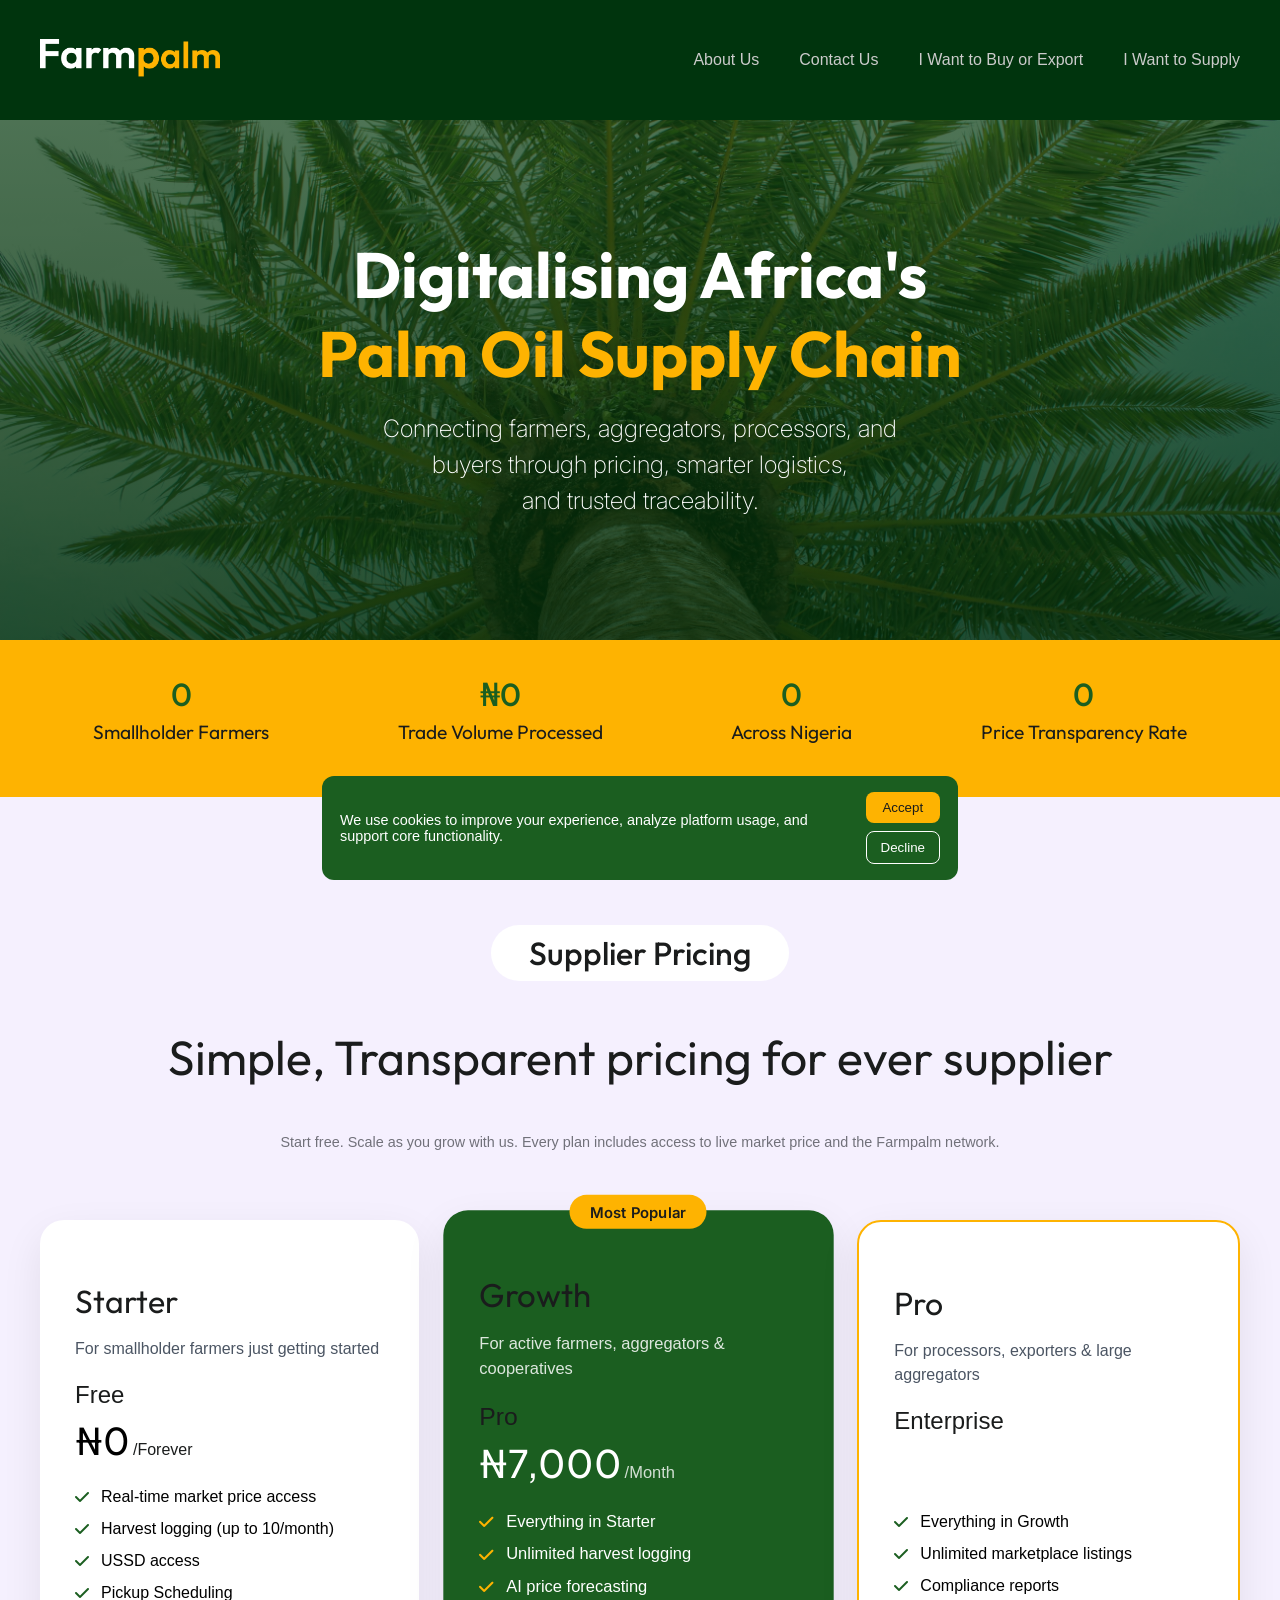
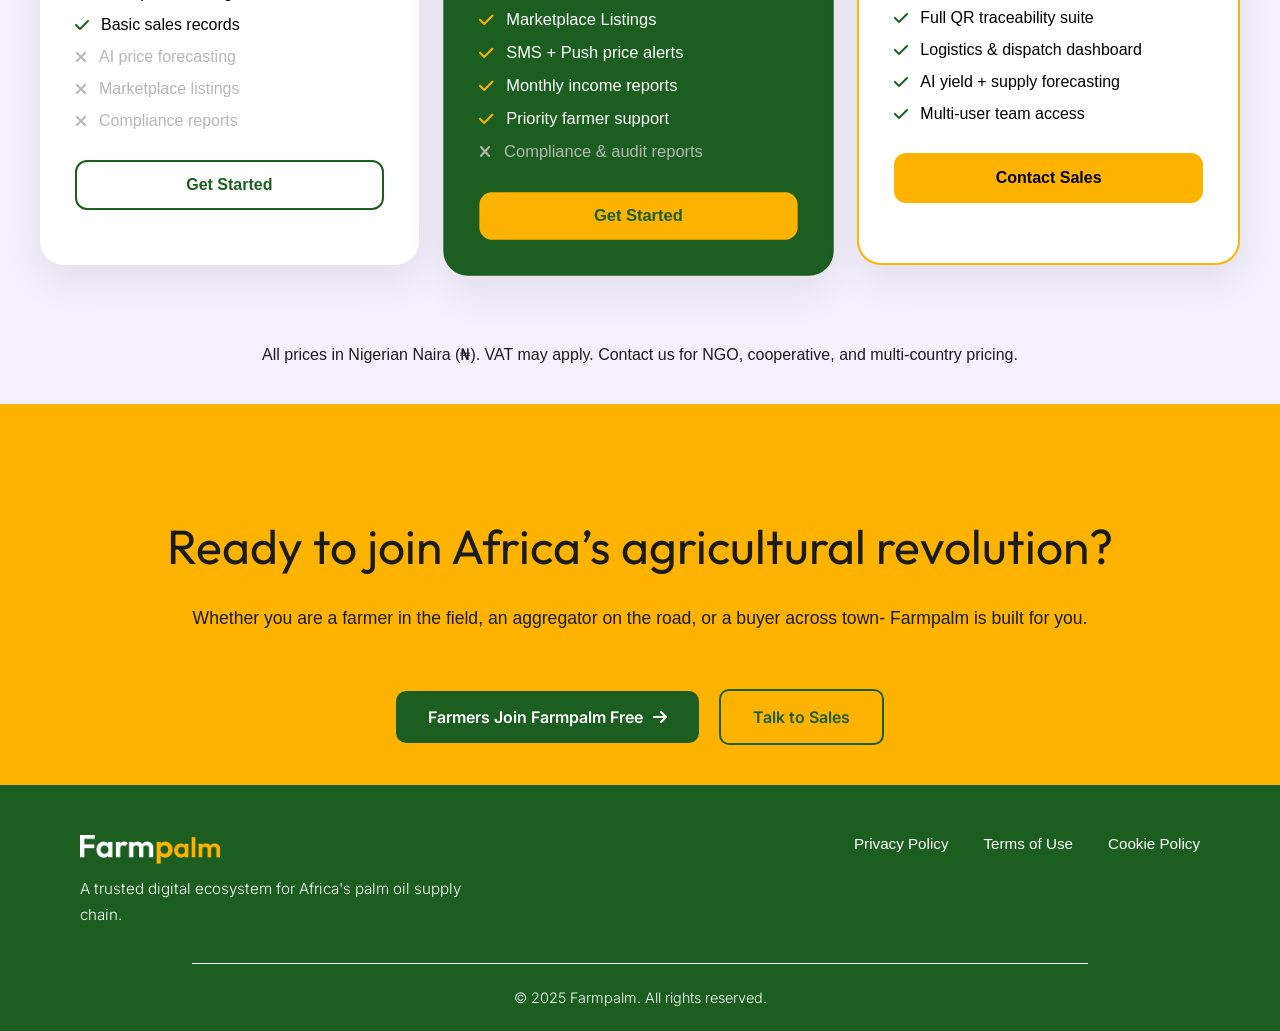
<file: index.html>
<!DOCTYPE html>
<html lang="en">
<head>
    <meta charset="UTF-8"/>
    <meta http-equiv="X-UA-Compatible" content="IE-edge">
    <title>Home</title>
    <meta name="viewport" content="width=device-width, initial-scale=1.0">

    
    <link rel="preconnect" href="https://fonts.googleapis.com">
    <link rel="preconnect" href="https://fonts.gstatic.com" crossorigin>
    <link href="https://fonts.googleapis.com/css2?family=Inter:wght@100..900&family=Outfit:wght@100..900&family=Plus+Jakarta+Sans:ital,wght@0,200..800;1,200..800&display=swap" rel="stylesheet">
    <link rel="preload" as="image" href="./assets/images/backgrounds/alkemade-palm-tree-3387205.jpg">

    <link rel="stylesheet" href="https://cdnjs.cloudflare.com/ajax/libs/font-awesome/6.5.1/css/all.min.css">

    <link rel="stylesheet" href="./css/common.css">
    <link rel="stylesheet" href="./css/nav.css">
    <link rel="stylesheet" href="./css/homepage.css">
    <link rel="stylesheet" href="./css/footer.css">

    <script src="./js/nav-loader.js" defer></script>
      <script src="./js/cookie-loader.js" defer></script>
    <script src="./js/footer-loader.js" defer></script>

</head>
<body>
    <!-- Navigation bar -->
    <div id="navbar"></div>

<!-- Rest of page -->
    <div class="hero-section">
        <div class="top-heading">
            <h1>Digitalising Africa's</h1>
        </div>

        <div class="mid-heading">
            <h1>Palm Oil Supply Chain</h1>
        </div>

        <div class="bottom-heading">
            <h4>Connecting farmers, aggregators, processors, and <br> 
                buyers through pricing, smarter logistics,
                <br> and trusted traceability.
            </h4>
        </div>

    </div>
<!-- 
<div class="features-section">

    <div class="columns-wrapper">

        <a href="./pages/signinbuy.html" class="column">
            <i class="fa-solid fa-truck"></i>
            <p>They Do Deliveries!</p>
            <p>Lorem ipsum dolor sit amet consectetur adipisicing elit.</p>
        </a>

        <a href="./pages/signinsell.html" class="column">
            <i class="fa-solid fa-wifi"></i>
            <p>Networks For Farmers</p>
            <p>Lorem ipsum dolor sit amet consectetur adipisicing elit.</p>
        </a>

        <a href="./pages/market.html" class="column">
            <i class="fa-solid fa-chart-line"></i>
            <p>+100 Palm Oil Sources</p>
            <p>Lorem ipsum dolor sit amet consectetur adipisicing elit.</p>
        </a>

    </div>

</div> -->

<div class="stats-section">

    <div class="stats-wrapper">

        <div class="stat">
            <h2 class="counter" data-target="12000">0</h2>
            <p>Smallholder Farmers</p>
        </div>

        <div class="stat">
            <h2 class="counter money" data-target="4200000000">₦0</h2>
            <p>Trade Volume Processed</p>
        </div>

        <div class="stat">
            <h2 class="counter" data-target="8">0</h2>
            <p>Across Nigeria</p>
        </div>

        <div class="stat">
            <h2 class="counter" data-target="98">0</h2>
            <p>Price Transparency Rate</p>
        </div>

    </div>

</div>


    <div class="payplan">

        <div class="payhead">
            <h6>Supplier Pricing</h6>
        </div>

        <div class="paymain">
            <h1>Simple, Transparent pricing for ever supplier</h1>
        </div>

        <div class="payp1">
            Start free. Scale as you grow with us. Every plan includes access to live market price and the Farmpalm network.
        </div>


<div class="plans-section">

    <!-- STARTER -->

    <div class="plan-card">

        <h2>Starter</h2>

        <p class="plan-desc">
            For smallholder farmers just getting started
        </p>

        <div class="plan-tier">Free</div>

        <div class="plan-price">
            <span class="price">₦0</span>
            <span class="duration">/Forever</span>
        </div>

        <ul class="features">

            <li class="included"><i class="fa-solid fa-check"></i> Real-time market price access</li>

            <li class="included"><i class="fa-solid fa-check"></i> Harvest logging (up to 10/month)</li>

            <li class="included"><i class="fa-solid fa-check"></i> USSD access</li>

            <li class="included"><i class="fa-solid fa-check"></i> Pickup Scheduling</li>

            <li class="included"><i class="fa-solid fa-check"></i> Basic sales records</li>

            <li class="excluded"><i class="fa-solid fa-xmark"></i> AI price forecasting</li>

            <li class="excluded"><i class="fa-solid fa-xmark"></i> Marketplace listings</li>

            <li class="excluded"><i class="fa-solid fa-xmark"></i> Compliance reports</li>

        </ul>

        <a href="./pages/signin.html" class="plan-btn starter-btn">
            Get Started
        </a>

    </div>


    <!-- GROWTH -->

    <div class="plan-card featured">

        <div class="popular-badge">
            Most Popular
        </div>

        <h2>Growth</h2>

        <p class="plan-desc">
            For active farmers, aggregators &amp; cooperatives
        </p>

        <div class="plan-tier">Pro</div>

        <div class="plan-price">
            <span class="price">₦7,000</span>
            <span class="duration">/Month</span>
        </div>

        <ul class="features">

            <li class="included"><i class="fa-solid fa-check"></i> Everything in Starter</li>

            <li class="included"><i class="fa-solid fa-check"></i> Unlimited harvest logging</li>

            <li class="included"><i class="fa-solid fa-check"></i> AI price forecasting</li>

            <li class="included"><i class="fa-solid fa-check"></i> Marketplace Listings</li>

            <li class="included"><i class="fa-solid fa-check"></i> SMS + Push price alerts</li>

            <li class="included"><i class="fa-solid fa-check"></i> Monthly income reports</li>

            <li class="included"><i class="fa-solid fa-check"></i> Priority farmer support</li>

            <li class="excluded"><i class="fa-solid fa-xmark"></i> Compliance &amp; audit reports</li>

        </ul>

        <a href="./pages/signin.html" class="plan-btn">
            Get Started
        </a>

    </div>


    <!-- PRO -->

    <div class="plan-card">

        <h2>Pro</h2>

        <p class="plan-desc">
            For processors, exporters &amp; large aggregators
        </p>

        <div class="plan-tier">Enterprise</div>

        <div class="plan-price empty-space"></div>

        <ul class="features">

            <li class="included"><i class="fa-solid fa-check"></i> Everything in Growth</li>

            <li class="included"><i class="fa-solid fa-check"></i> Unlimited marketplace listings</li>

            <li class="included"><i class="fa-solid fa-check"></i> Compliance reports</li>

            <li class="included"><i class="fa-solid fa-check"></i> Full QR traceability suite</li>

            <li class="included"><i class="fa-solid fa-check"></i> Logistics &amp; dispatch dashboard</li>

            <li class="included"><i class="fa-solid fa-check"></i> AI yield + supply forecasting</li>

            <li class="included"><i class="fa-solid fa-check"></i> Multi-user team access</li>

        </ul>

        <a href="./pages/contact.html" class="plan-btn enterprise-btn">
            Contact Sales
        </a>

    </div>


</div>

    <div class="vat-p">
        All prices in Nigerian Naira (₦). VAT may apply. Contact us for NGO, cooperative, and multi-country pricing.
    </div>


<div class="invite-container">

    <div class="invite-head">
        <h1>Ready to join Africa’s agricultural revolution?</h1>

        <p>Whether you are a farmer in the field, an aggregator on the road, or a buyer across town- Farmpalm is built for you. </p>

    </div>

    <div class="invite-buttons">
        <a href="./pages/farminfo.html" class="invite-btn join-btn">
            Farmers Join Farmpalm Free
            <i class="fa-solid fa-arrow-right"></i>
        </a>

        <a href="./pages/contact.html" class="invite-btn sales-btn">
            Talk to Sales
        </a>
    </div>
     


</div>

    <!-- Cookie Banner Placeholder -->
    <div id="cookie"></div>

    <!-- Footer Placeholder -->
    <div id="footer"></div>


    <!-- <div>
        <h1 class="location"> Palm Oil Farmers Near You</h1> 
        </a>
    </div>

    <div>
        <iframe src="https://www.google.com/maps/embed?pb=!1m18!1m12!1m3!1d3327.076840823229!2d-111.92914278976677!3d33.49937787325903!2m3!1f0!2f0!3f0!3m2!1i1024!2i768!4f13.1!3m3!1m2!1s0x872b0bbdbed13a73%3A0xfab78c0f014377d8!2sDiego%20Pops!5e0!3m2!1sen!2sna!4v1779586769829!5m2!1sen!2sna" width="100%" height="450" style="border:0;" allowfullscreen="" loading="lazy" referrerpolicy="no-referrer-when-downgrade"></iframe>
    </div> -->

    
</body>
</html>
</file>
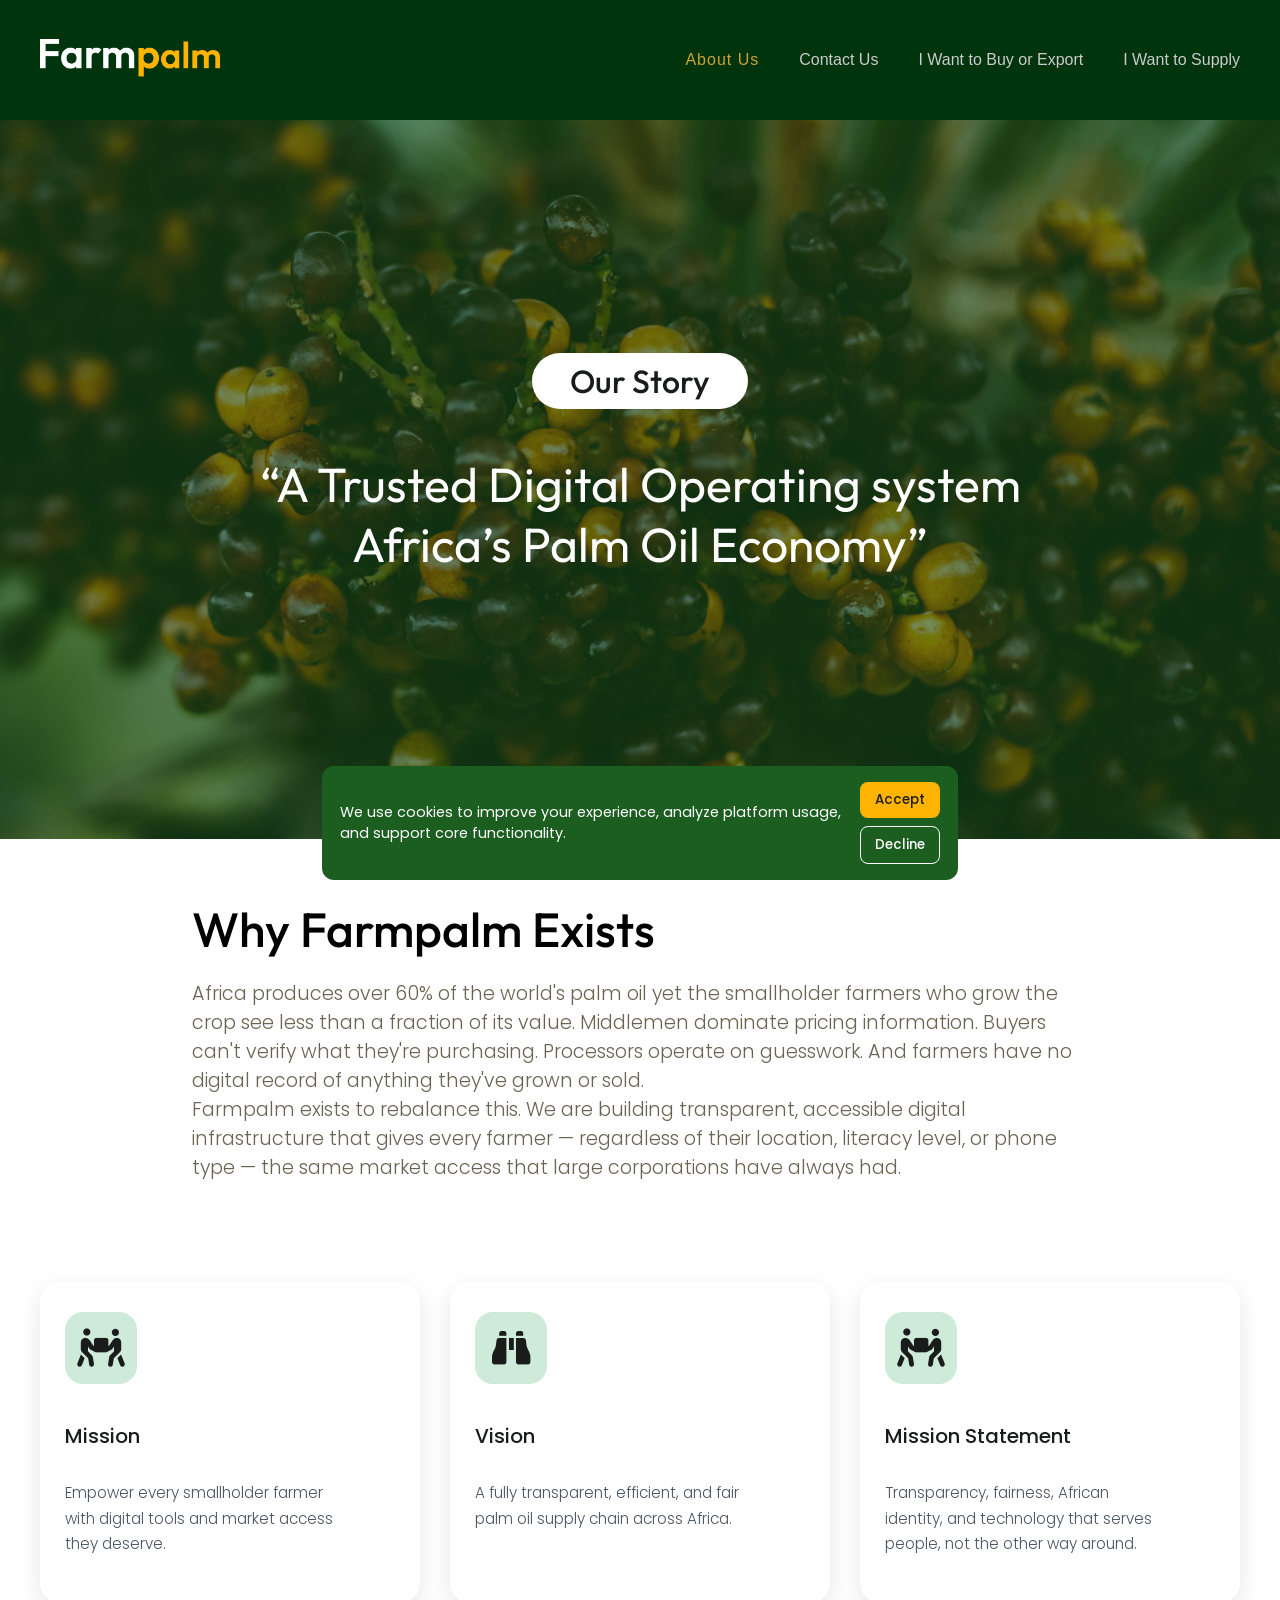
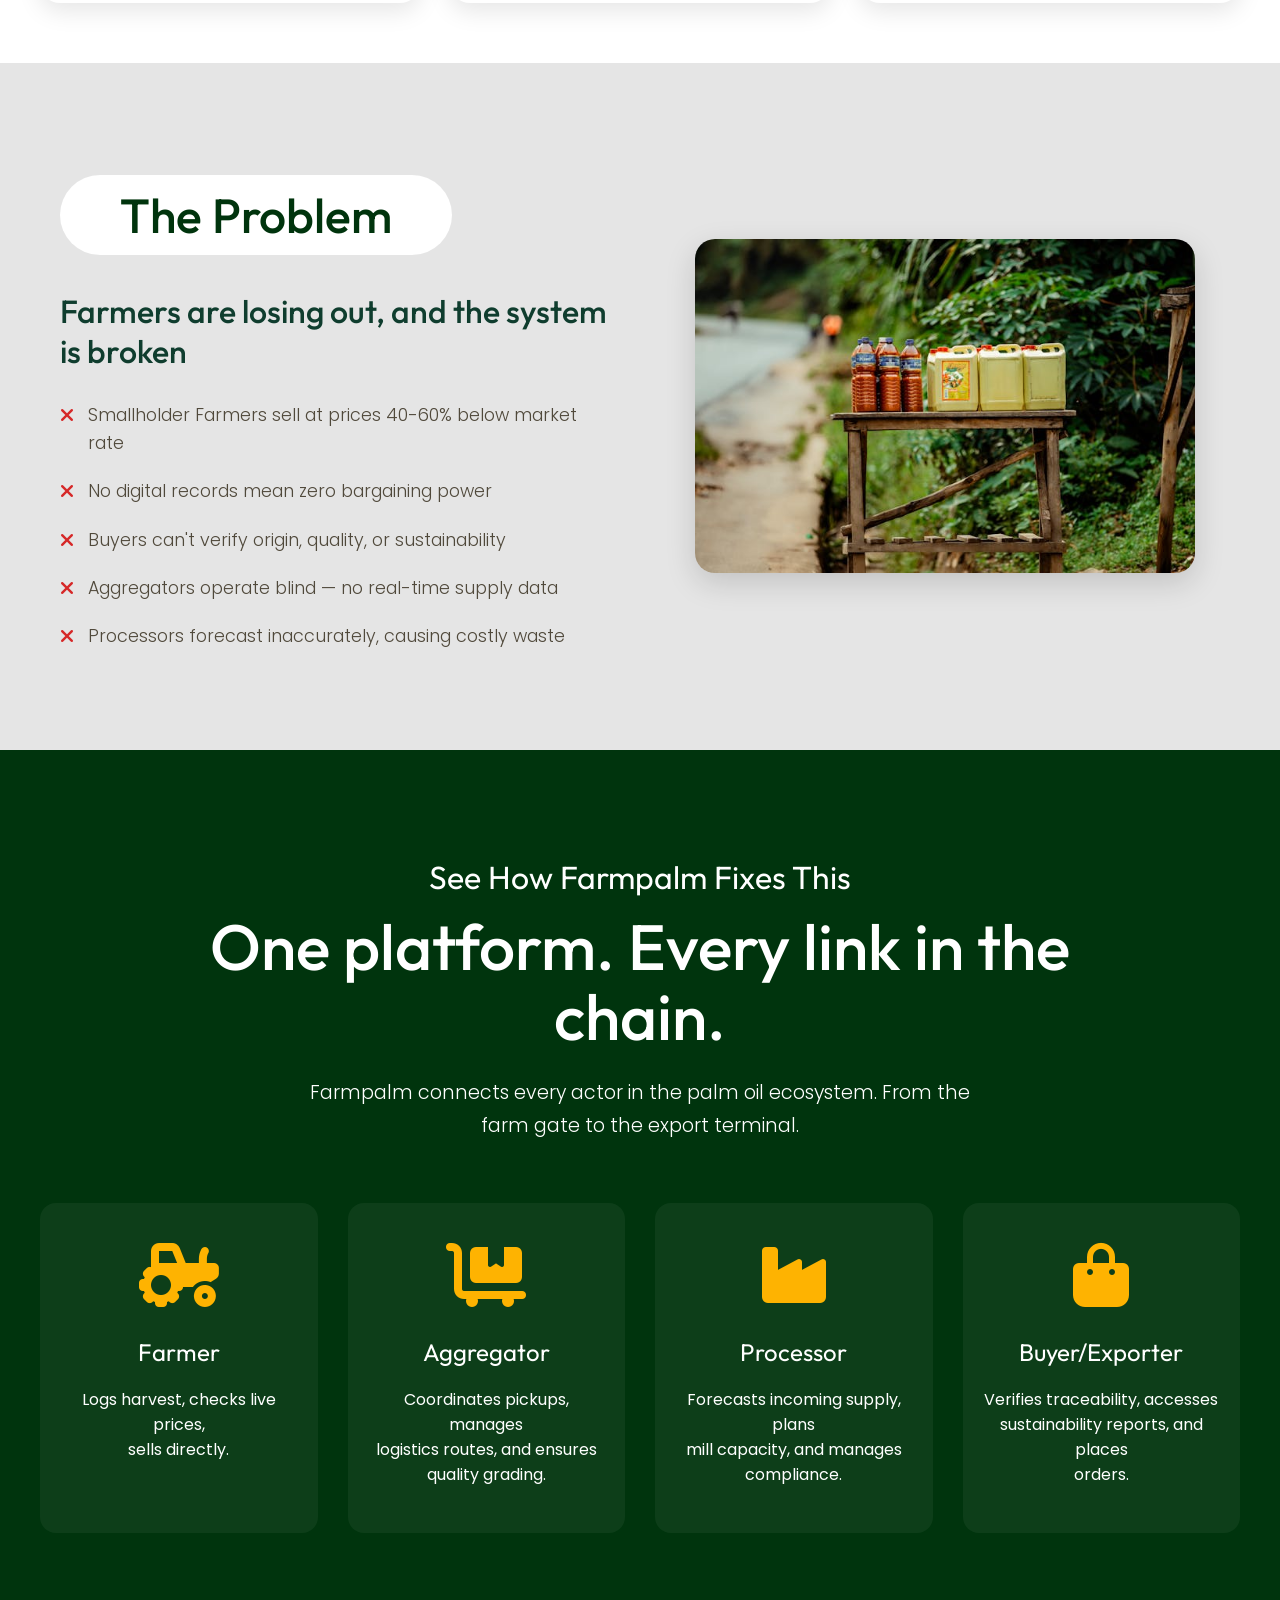
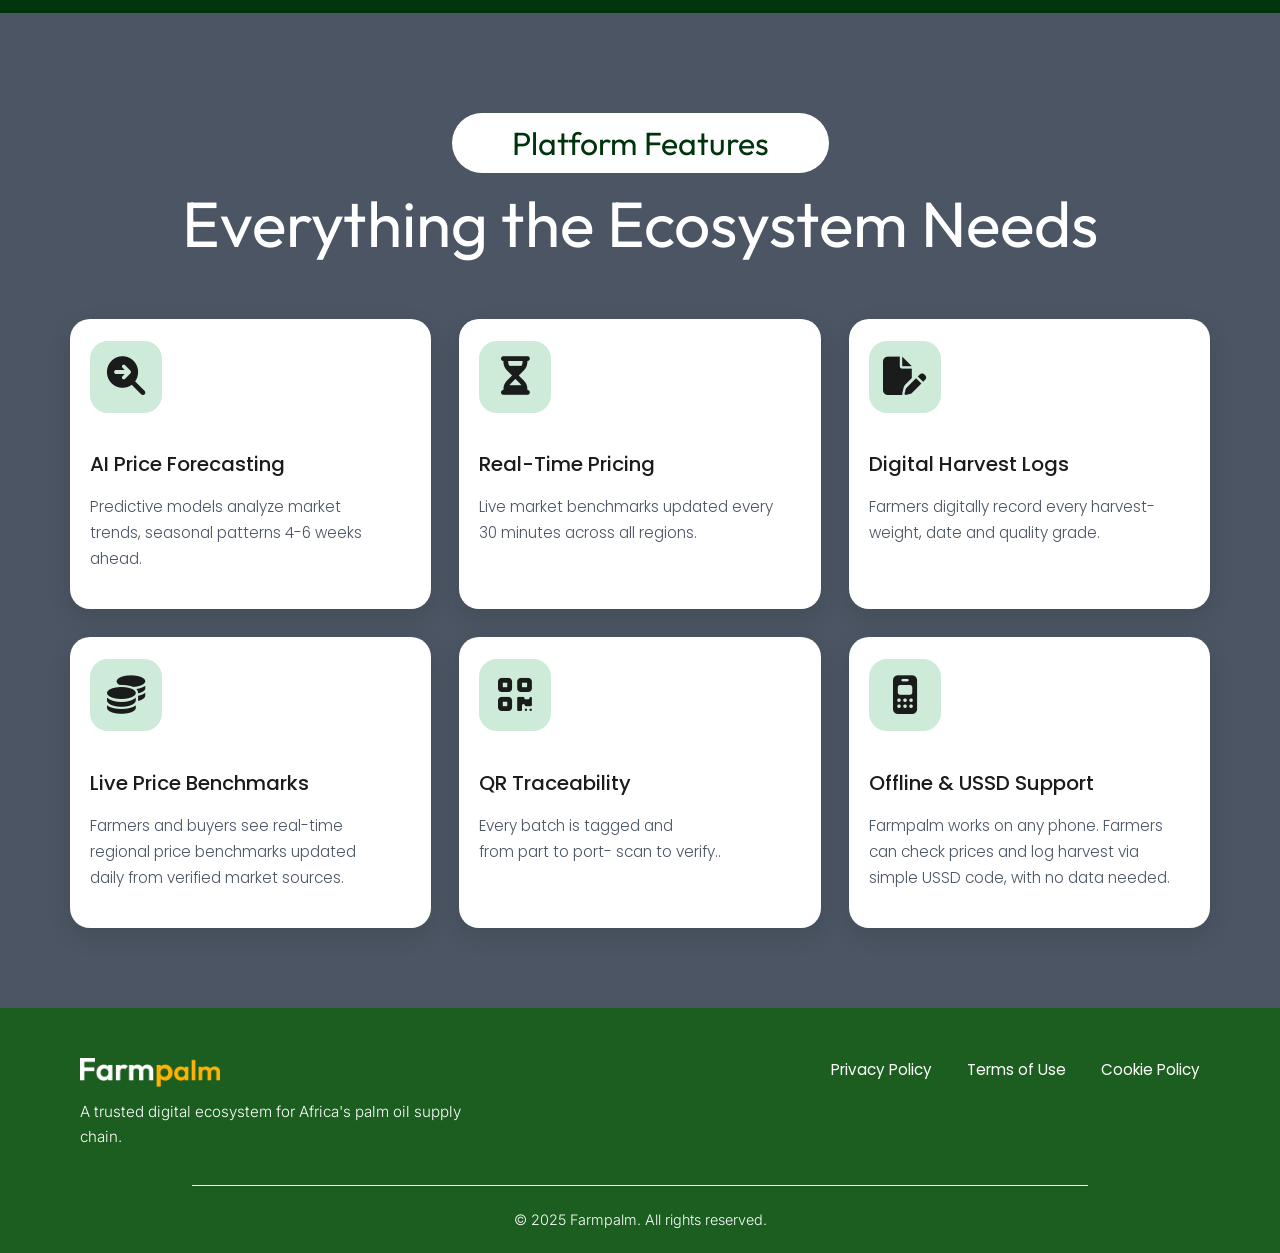
<file: pages/about.html>
<!DOCTYPE html>
<html lang="en">
<head>
    <meta charset="UTF-8"/>
    <meta http-equiv="X-UA-Compatible" content="IE-edge">
    <title>How Farmpalm Works</title>
    <meta name="viewport" content="width=device-width, initial-scale=1.0">
    
    <link rel="preconnect" href="https://fonts.googleapis.com">
    <link rel="preconnect" href="https://fonts.gstatic.com" crossorigin>
    <link href="https://fonts.googleapis.com/css2?family=Inter:wght@100..900&family=Outfit:wght@100..900&display=swap" rel="stylesheet">
    <link href="https://fonts.googleapis.com/css2?family=Poppins:wght@100;200;300;400;500;600;700;800;900&display=swap" rel="stylesheet">
    
    <link rel="stylesheet" href="https://cdnjs.cloudflare.com/ajax/libs/font-awesome/6.5.1/css/all.min.css">

    <link rel="stylesheet" href="../css/common.css">
    <link rel="stylesheet" href="../css/nav.css"> 
    <link rel="stylesheet" href="../css/about.css">
    <link rel="stylesheet" href="../css/footer.css">  


    <script src="../js/nav-loader.js" defer></script>
    <script src="../js/cookie-loader.js" defer></script>
    <script src="../js/footer-loader.js" defer></script>

</head>
<body>

<!-- Navigation bar -->

<div id="navbar"></div>

<!-- Rest of page -->

<div class="new-top">

    <div class="newhead">
        <h6>Our Story</h6>
    </div>

    <div class="mainewhead">
        <h1>“A Trusted Digital Operating system <br>
             Africa’s Palm Oil Economy”</h1>
    </div>

</div>

    <div class="newhead-subtitle">
        Why Farmpalm Exists
    </div>

    <div class="headp">

        <div class="headp1">
            Africa produces over 60% of the world's palm oil yet the smallholder farmers who grow the crop see
            less than a fraction of its value. Middlemen dominate pricing information. Buyers can't verify what
            they're purchasing. Processors operate on guesswork. And farmers have no digital record of 
            anything they've grown or sold.
        </div>

        <div class="headp2">
            Farmpalm exists to rebalance this. We are building transparent, accessible digital infrastructure
            that gives every farmer — regardless of their location, literacy level, or phone type — the same
            market access that large corporations have always had.
        </div>

    </div>

<div class="mission-section">


            <div class="mission1">
                <i class="fa-solid fa-people-carry-box"></i>
                <h2>Mission</h2>
                <p>Empower every smallholder farmer <br>
                   with digital tools and market access<br>
                   they deserve.
                </p>
            </div>

            <div class="mission2">
                <i class="fa-solid fa-binoculars"></i>
                <h2>Vision</h2>
                <p>A fully transparent, efficient, and fair <br>
                   palm oil supply chain across Africa.
                </p>
            </div>

            <div class="mission3">
                <i class="fa-solid fa-people-carry-box"></i>
                <h2>Mission Statement
                </h2>
                <p>Transparency, fairness, African <br>
                    identity, and technology that serves <br>
                    people, not the other way around.
                </p>
            </div>
</div>


<div class="top-section">

    <!-- LEFT SIDE -->
    <div class="top-content">

        <div class="heading">
            <h1>The Problem</h1>
        </div>

        <div class="heading">
            <h2>
                Farmers are losing out, and the system
                <br> is broken
            </h2>
        </div>

        <div class="list">

            <div class="problem-item">
                <i class="fa-solid fa-xmark"></i>
                <p>Smallholder Farmers sell at prices 40-60% below market rate</p>
            </div>

            <div class="problem-item">
                <i class="fa-solid fa-xmark"></i>
                <p>No digital records mean zero bargaining power</p>
            </div>

            <div class="problem-item">
                <i class="fa-solid fa-xmark"></i>
                <p>Buyers can't verify origin, quality, or sustainability</p>
            </div>

            <div class="problem-item">
                <i class="fa-solid fa-xmark"></i>
                <p>Aggregators operate blind — no real-time supply data</p>
            </div>

            <div class="problem-item">
                <i class="fa-solid fa-xmark"></i>
                <p>Processors forecast inaccurately, causing costly waste</p>
            </div>

        </div>

    </div>

    <!-- RIGHT SIDE -->
    <div class="top-image">
        <img src="../assets/images/siteimages/pexels-chris-wade-ntezicimpa-564856410-31448423.jpg" alt="Palm oil farmers">
    </div>


    
</div>

<div class="second-section">

        <div class="second-head">
            <h2>
                See How Farmpalm Fixes This
            </h2>
        </div>

        <div class="second-head2">
            <h1>
                One platform. Every link in the chain.
            </h1>
        </div>

        <div class="second-para">
            <p>
                Farmpalm connects every actor in the palm oil ecosystem. From the farm gate to the export terminal.
            </p>
        </div>
        
        <div class="clusters">

            <div class="cluster-farmer cluster-dropdown">

                <i class="fa-solid fa-tractor"></i>

                <h2>Farmer
                    <span class="arrow">
                        <i class="fa-solid fa-chevron-down"></i>
                    </span>
                </h2>

                <p>
                    Logs harvest, checks live prices,
                    <br>
                    sells directly.
                </p>

                <div class="cluster-menu">
                    <a href="../pages/farminfo.html">Supplier Market</a>
                    <a href="../pages/signin.html">Create Supplier Account</a>
                </div>

            </div>

            <div class="cluster-aggreg cluster-dropdown">

                <i class="fa-solid fa-cart-flatbed"></i>

                <h2>Aggregator
                    <span class="arrow">
                        <i class="fa-solid fa-chevron-down"></i>
                    </span>
                </h2>

                <p>
                    Coordinates pickups, manages
                    <br>
                    logistics routes, and ensures
                    <br>
                    quality grading.
                </p>

                <div class="cluster-menu">
                    <a href="../pages/aggproinfo.html">Supplier Market</a>
                    <a href="../pages/signin.html">Create Supplier Account</a>
                </div>

            </div>

            <div class="cluster-process cluster-dropdown">

                <i class="fa-solid fa-industry"></i>

                <h2>Processor
                    <span class="arrow">
                        <i class="fa-solid fa-chevron-down"></i>
                    </span>
                </h2>

                <p>
                    Forecasts incoming supply, plans
                    <br>
                    mill capacity, and manages
                    <br>
                    compliance.
                </p>

                <div class="cluster-menu">
                    <a href="../pages/aggproinfo.html">Supplier Market</a>
                    <a href="../pages/signin.html">Create Supplier Account</a>
                </div>

            </div>

            <div class="cluster-buyer cluster-dropdown">

                <i class="fa-solid fa-bag-shopping"></i>

                <h2>Buyer/Exporter
                    <span class="arrow">
                        <i class="fa-solid fa-chevron-down"></i>
                    </span>
                </h2>

                <p>
                    Verifies traceability, accesses
                    <br>
                    sustainability reports, and places
                    <br>
                    orders.
                </p>

                <div class="cluster-menu">
                    <a href="../pages/buyinfo.html">Browse Market</a>
                    <a href="../pages/signin.html">Create Shopping Account</a>
                </div>

            </div>

        </div> 
</div>

<div class="platformfeats">

    <div class="platformfheads">

        <div class="platformfhead1">
            <h1>Platform Features</h1>
        </div>

        <div class="platformfhead2">
            <h1>
                Everything the Ecosystem Needs
            </h1>
        </div>

    </div>

    <div class="featsummary">


            <div class="feat1">
                <i class="fa-solid fa-magnifying-glass-arrow-right"></i>
                <h2>AI Price Forecasting</h2>
                <p>Predictive models analyze market <br>
                    trends, seasonal patterns 4-6 weeks <br>
                    ahead.
                </p>
            </div>

            <div class="feat2">
                <i class="fa-solid fa-hourglass-half"></i>
                <h2>Real-Time Pricing</h2>
                <p>Live market benchmarks updated every <br>
                    30 minutes across all regions.
                </p>
            </div>

            <div class="feat3">
                <i class="fa-solid fa-file-pen"></i>
                <h2>Digital Harvest Logs</h2>
                <p>Farmers digitally record every harvest- <br>
                    weight, date and quality grade.
                </p>
            </div>

            <div class="feat4">
                <i class="fa-solid fa-coins"></i>
                <h2>Live Price Benchmarks</h2>
                <p>Farmers and buyers see real-time <br>
                   regional price benchmarks updated <br>
                    daily from verified market sources.
                </p>
            </div>

            <div class="feat5">
                <i class="fa-solid fa-qrcode"></i>
                <h2>QR Traceability</h2>
                <p> Every batch is tagged and  <br>
                   from part to port- scan to verify..
                </p>
            </div>

            <div class="feat6">
                <i class="fa-solid fa-mobile-retro"></i>
                <h2>Offline & USSD Support</h2>
                <p>Farmpalm works on any phone. Farmers <br>
                   can check prices and log harvest via <br>
                   simple USSD code, with no data needed.
                </p>
            </div>



    </div>

</div>


    <!-- Cookie Banner Placeholder -->
    <div id="cookie"></div>

    <!-- Footer Placeholder -->
    <div id="footer"></div>

<!-- For Cluster-dropdown -->

<script>

const cards = document.querySelectorAll('.cluster-dropdown');

cards.forEach(card => {

    card.addEventListener('click', function(e){

        e.stopPropagation();

        cards.forEach(other => {
            if(other !== card){
                other.classList.remove('active');
            }
        });

        card.classList.toggle('active');
    });

});

document.addEventListener('click', function(){

    cards.forEach(card => {
        card.classList.remove('active');
    });

});

</script>

</body>
</html>
</file>
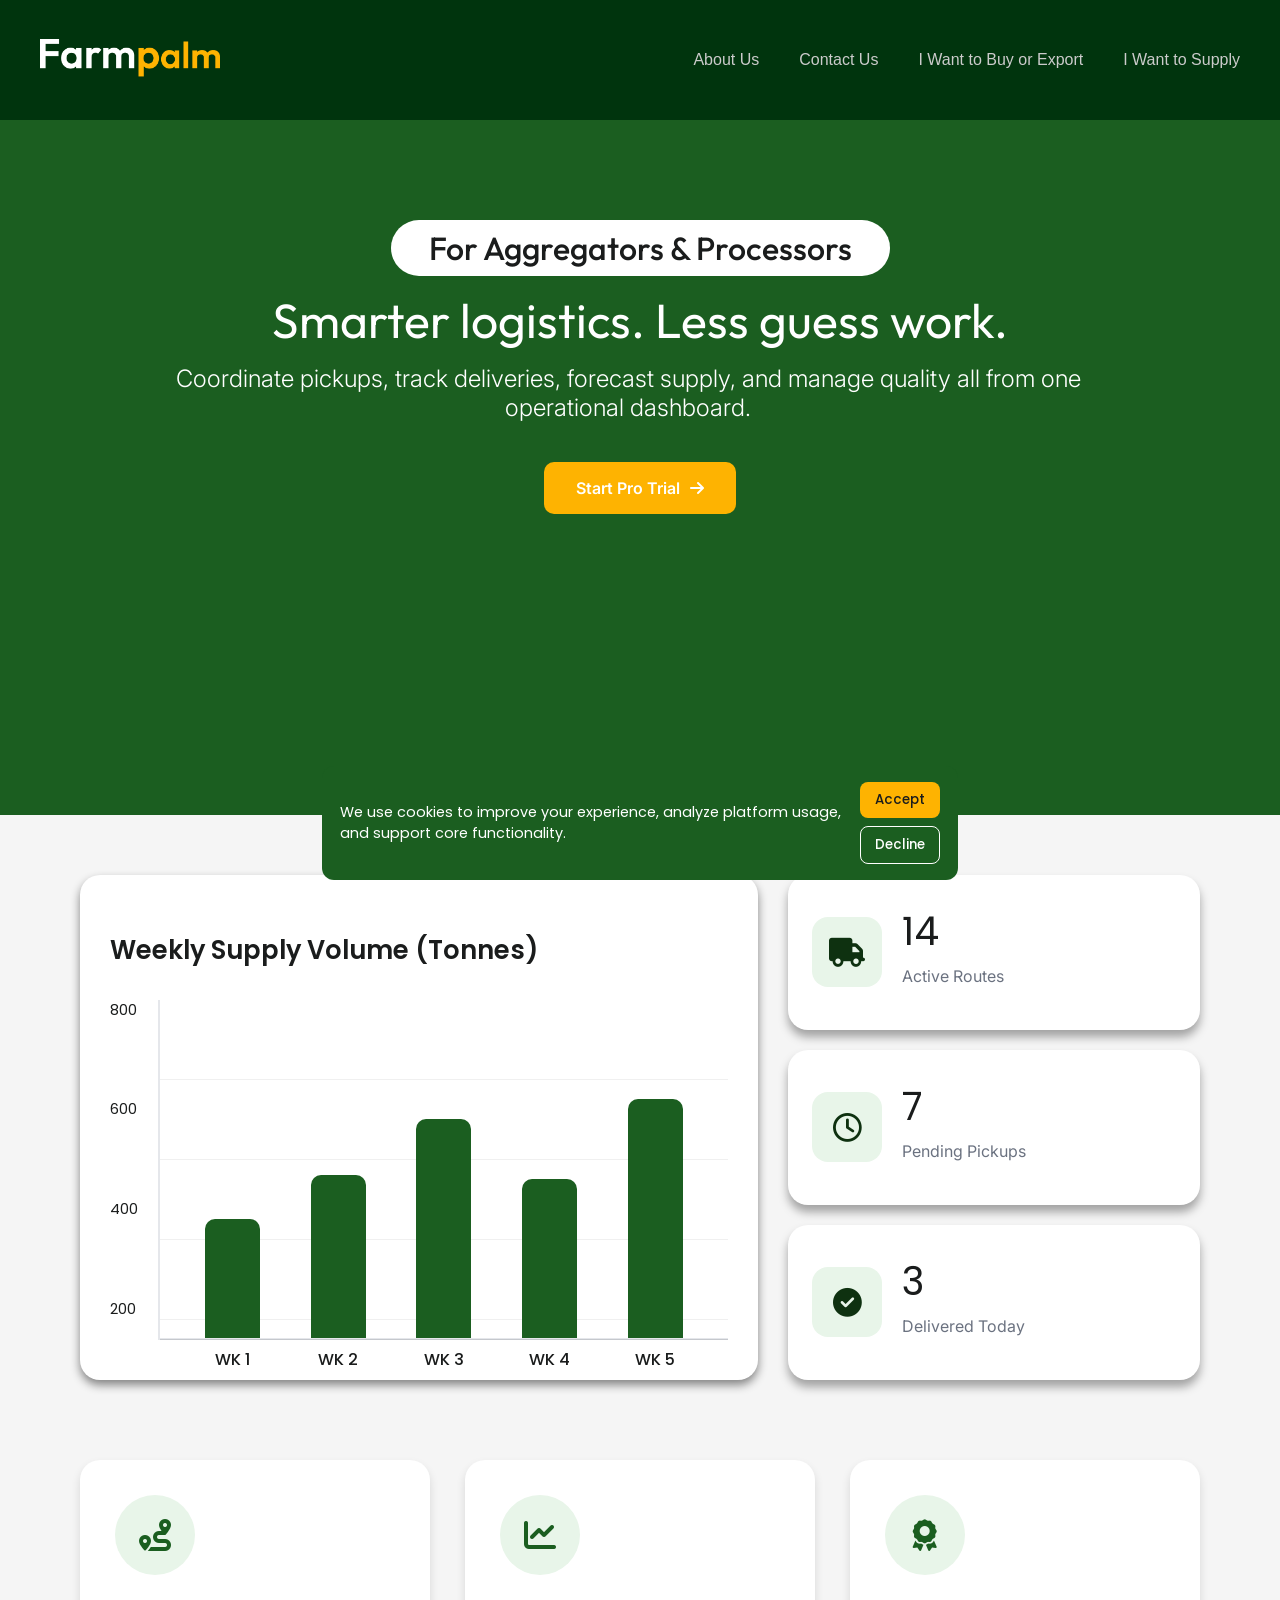
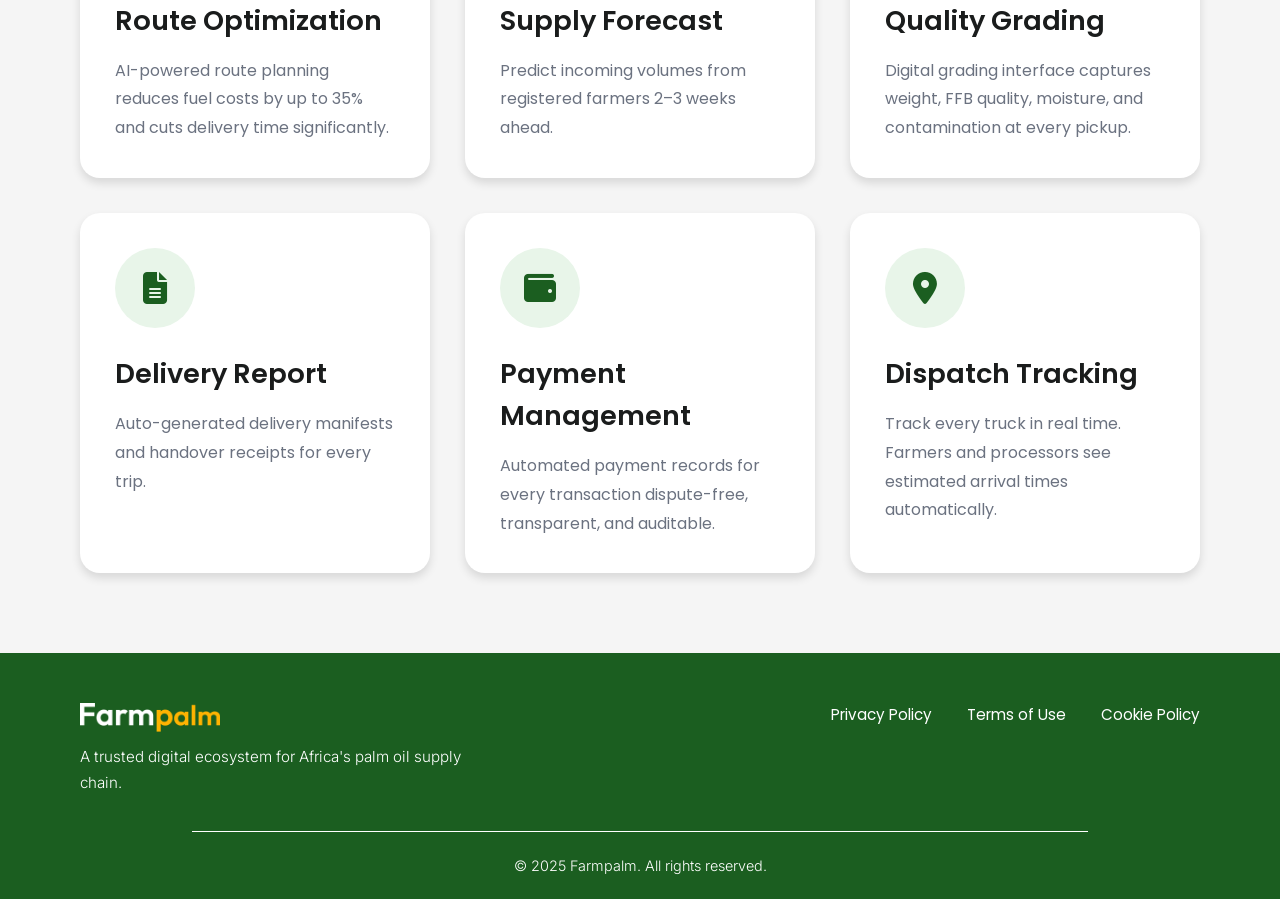
<file: pages/aggproinfo.html>
<!DOCTYPE html>
<html lang="en">
<head>
    <meta charset="UTF-8"/>
    <meta http-equiv="X-UA-Compatible" content="IE-edge">
    <title>Aggregators & Processors Info</title>
    <meta name="viewport" content="width=device-width, initial-scale=1.0">
    
    <link rel="preconnect" href="https://fonts.googleapis.com">
    <link rel="preconnect" href="https://fonts.gstatic.com" crossorigin>

    <link href="https://fonts.googleapis.com/css2?family=Inter:wght@100..900&family=Outfit:wght@100..900&display=swap" rel="stylesheet">
    <link href="https://fonts.googleapis.com/css2?family=Poppins:wght@100;200;300;400;500;600;700;800;900&display=swap" rel="stylesheet">
    <link href="https://fonts.googleapis.com/css2?family=Plus+Jakarta+Sans:wght@200..800&display=swap" rel="stylesheet">
    
    <link rel="stylesheet" href="https://cdnjs.cloudflare.com/ajax/libs/font-awesome/6.5.1/css/all.min.css">

    <link rel="stylesheet" href="../css/common.css">
    <link rel="stylesheet" href="../css/nav.css"> 
    <link rel="stylesheet" href="../css/aggpro.css"> 
    <link rel="stylesheet" href="../css/footer.css">  

    <script src="../js/nav-loader.js" defer></script>
    <script src="../js/cookie-loader.js" defer></script>
    <script src="../js/footer-loader.js" defer></script>
    <script src="../js/aggpro.js" defer></script>

</head>

<body>

<!-- Navigation bar -->
<div id="navbar"></div>

<!-- ================= HERO SECTION ================= -->
<section class="aggpro-top">

    <div class="aggpro-left">

        <div class="aggprohead">
            <h6>For Aggregators & Processors</h6>
        </div>

        <div class="aggpromain1">
            <h1>Smarter logistics. Less guess work.</h1>
        </div>

        <div class="aggprop1">
            Coordinate pickups, track deliveries, forecast supply, 
            and manage quality all from one operational dashboard.
        </div>

        <a href="./signin.html" class="invite-btn join-btn">
            Start Pro Trial
            <i class="fa-solid fa-arrow-right"></i>
        </a>

    </div>

</section>

<!-- ================= DASHBOARD SECTION ================= -->
<section class="supply-dashboard">

    <!-- LEFT GRAPH -->
    <div class="supply-chart-card">

        <h3>Weekly Supply Volume (Tonnes)</h3>

        <div class="chart-wrapper">

            <div class="y-axis">
                <span>800</span>
                <span>600</span>
                <span>400</span>
                <span>200</span>
            </div>

            <div class="chart-area">

                <div class="bar-item">
                    <div class="bar" data-value="300"></div>
                    <div class="bar-label">WK 1</div>
                </div>

                <div class="bar-item">
                    <div class="bar" data-value="410"></div>
                    <div class="bar-label">WK 2</div>
                </div>

                <div class="bar-item">
                    <div class="bar" data-value="550"></div>
                    <div class="bar-label">WK 3</div>
                </div>

                <div class="bar-item">
                    <div class="bar" data-value="400"></div>
                    <div class="bar-label">WK 4</div>
                </div>

                <div class="bar-item">
                    <div class="bar" data-value="600"></div>
                    <div class="bar-label">WK 5</div>
                </div>
            </div>

        </div>

    </div>

    <!-- RIGHT STATS -->
    <div class="supply-stats">

        <div class="stat-card">
            <div class="stat-icon">
                <i class="fa-solid fa-truck"></i>
            </div>
            <div class="stat-info">
                <h2>14</h2>
                <p>Active Routes</p>
            </div>
        </div>

        <div class="stat-card">
            <div class="stat-icon">
                <i class="fa-regular fa-clock"></i>
            </div>
            <div class="stat-info">
                <h2>7</h2>
                <p>Pending Pickups</p>
            </div>
        </div>

        <div class="stat-card">
            <div class="stat-icon">
                <i class="fa-solid fa-circle-check"></i>
            </div>
            <div class="stat-info">
                <h2>3</h2>
                <p>Delivered Today</p>
            </div>
        </div>

    </div>

</section>

<!-- ================= OPERATIONS FEATURES ================= -->
<section class="operations-features">

    <div class="feature-card">
        <div class="feature-icon">
            <i class="fa-solid fa-route"></i>
        </div>
        <h3>Route Optimization</h3>
        <p>
            AI-powered route planning reduces fuel costs by up to
            35% and cuts delivery time significantly.
        </p>
    </div>

    <div class="feature-card">
        <div class="feature-icon">
            <i class="fa-solid fa-chart-line"></i>
        </div>
        <h3>Supply Forecast</h3>
        <p>
            Predict incoming volumes from registered farmers
            2–3 weeks ahead.
        </p>
    </div>

    <div class="feature-card">
        <div class="feature-icon">
            <i class="fa-solid fa-award"></i>
        </div>
        <h3>Quality Grading</h3>
        <p>
            Digital grading interface captures weight, FFB quality,
            moisture, and contamination at every pickup.
        </p>
    </div>

    <div class="feature-card">
        <div class="feature-icon">
            <i class="fa-solid fa-file-lines"></i>
        </div>
        <h3>Delivery Report</h3>
        <p>
            Auto-generated delivery manifests and handover
            receipts for every trip.
        </p>
    </div>

    <div class="feature-card">
        <div class="feature-icon">
            <i class="fa-solid fa-wallet"></i>
        </div>
        <h3>Payment Management</h3>
        <p>
            Automated payment records for every transaction
            dispute-free, transparent, and auditable.
        </p>
    </div>

    <div class="feature-card">
        <div class="feature-icon">
            <i class="fa-solid fa-location-dot"></i>
        </div>
        <h3>Dispatch Tracking</h3>
        <p>
            Track every truck in real time. Farmers and processors
            see estimated arrival times automatically.
        </p>
    </div>
 
</section>

    <!-- Cookie Banner Placeholder -->
    <div id="cookie"></div>

    <!-- Footer Placeholder -->
    <div id="footer"></div>

</body>
</html>
</file>
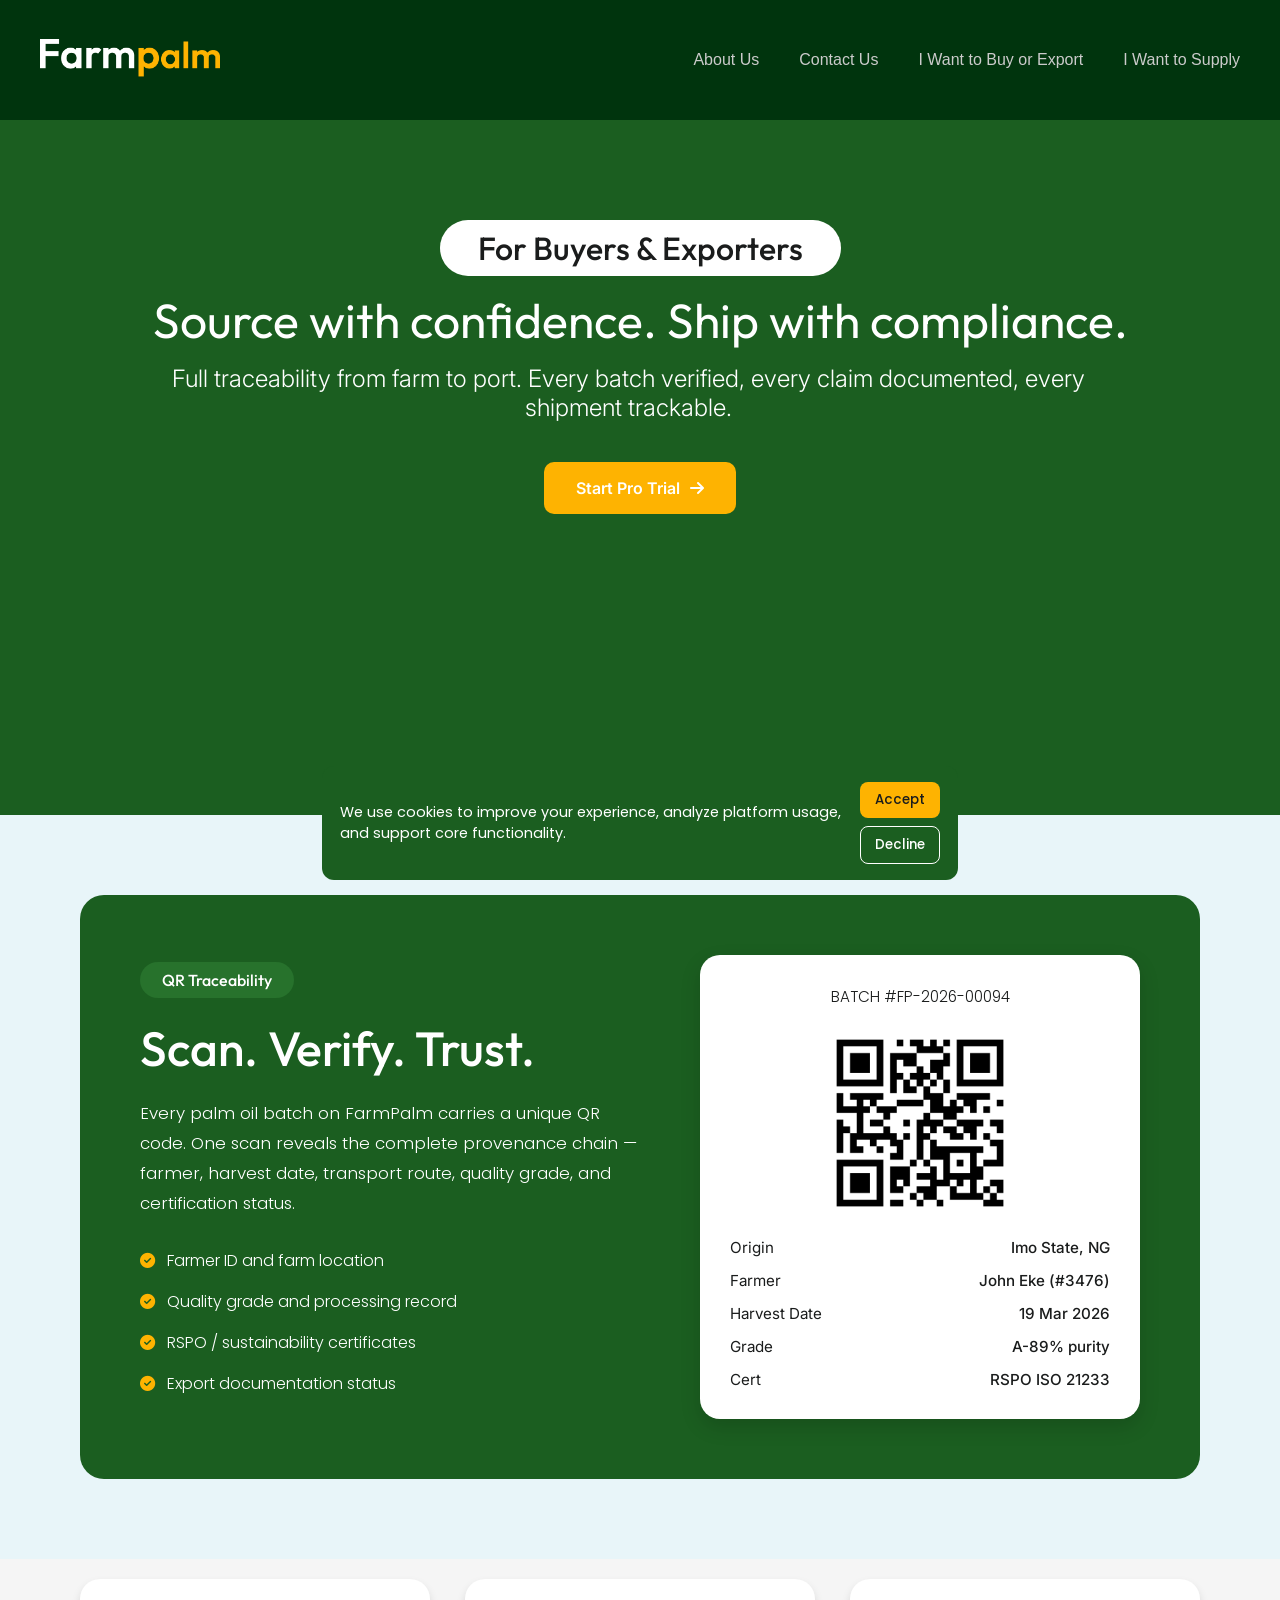
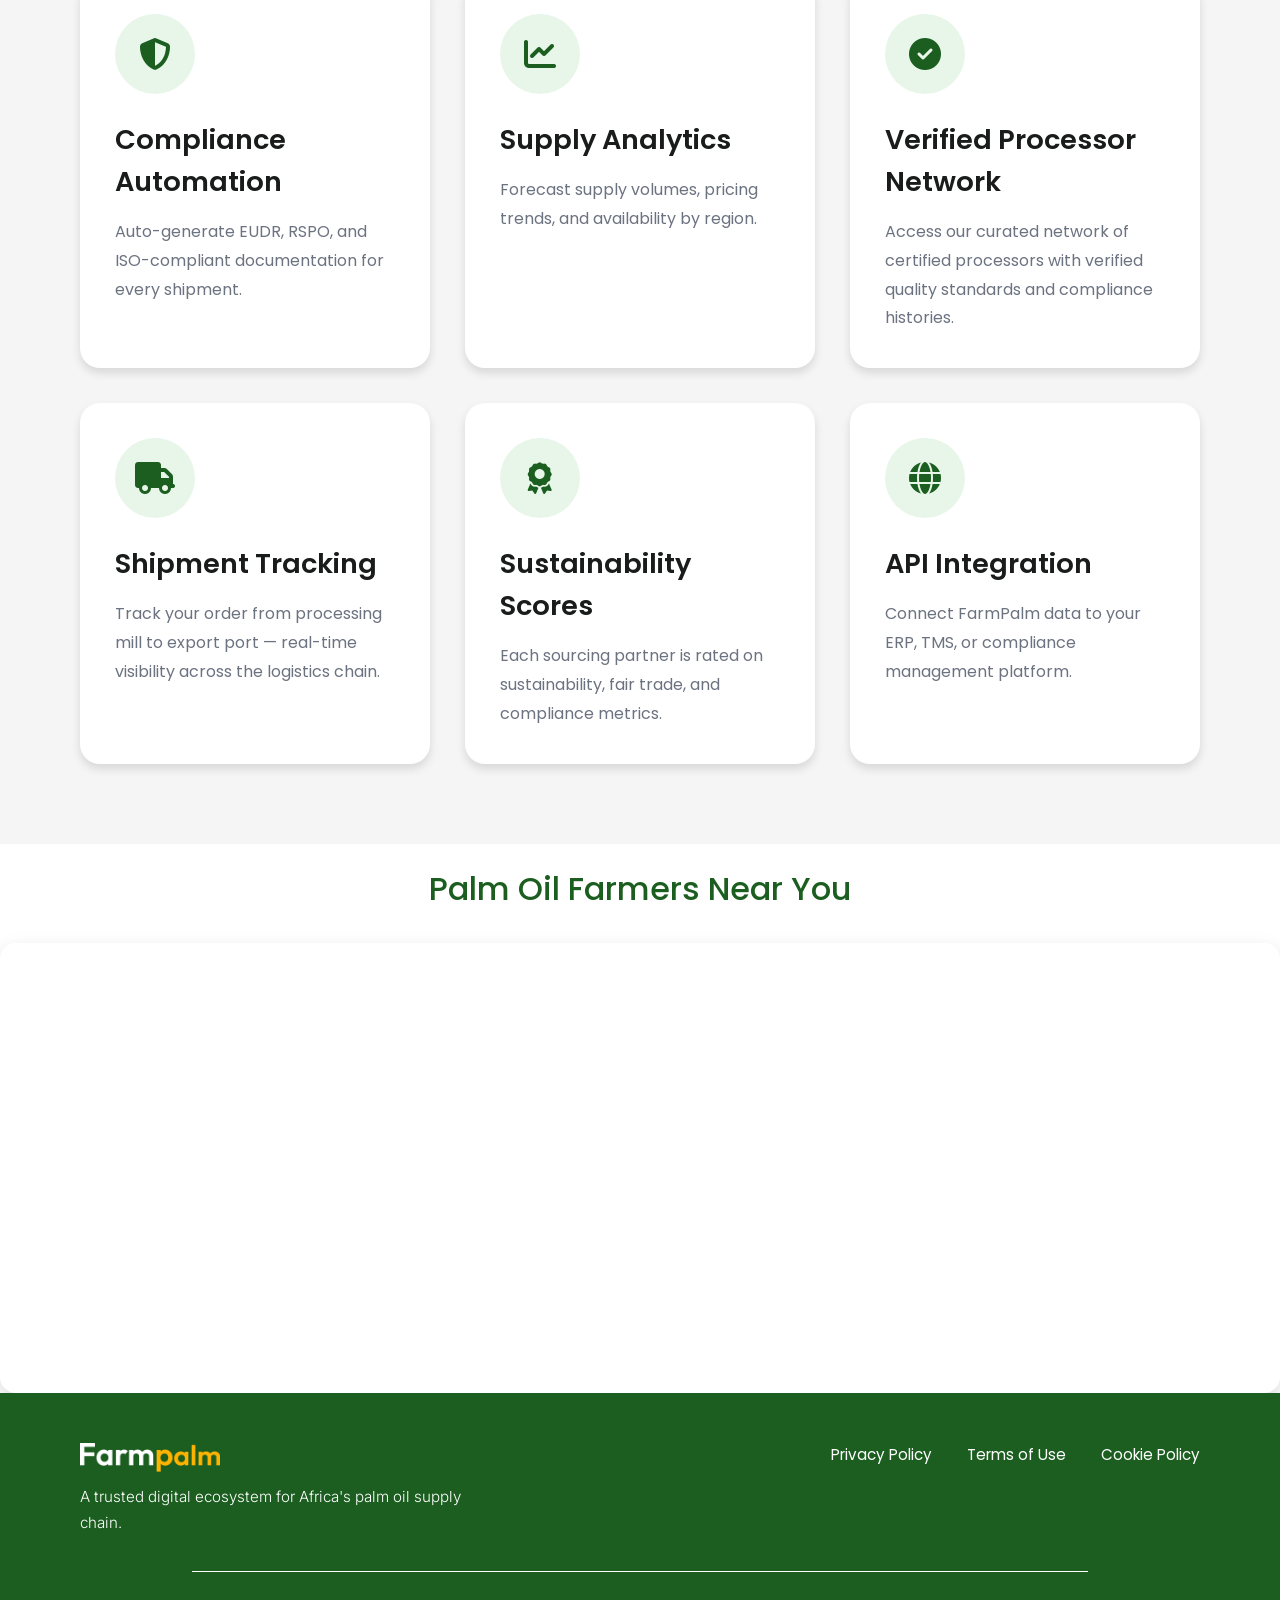
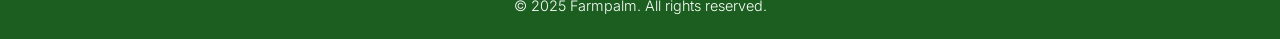
<file: pages/buyinfo.html>
<!DOCTYPE html>
<html lang="en">
<head>
    <meta charset="UTF-8"/>
    <meta http-equiv="X-UA-Compatible" content="IE-edge">
    <title>Buyers Info</title>
    <meta name="viewport" content="width=device-width, initial-scale=1.0">
    
    <link rel="preconnect" href="https://fonts.googleapis.com">
    <link rel="preconnect" href="https://fonts.gstatic.com" crossorigin>

    <link href="https://fonts.googleapis.com/css2?family=Inter:wght@100..900&family=Outfit:wght@100..900&display=swap" rel="stylesheet">
    <link href="https://fonts.googleapis.com/css2?family=Poppins:wght@100;200;300;400;500;600;700;800;900&display=swap" rel="stylesheet">
    <link href="https://fonts.googleapis.com/css2?family=Plus+Jakarta+Sans:wght@200..800&display=swap" rel="stylesheet">
    
    <link rel="stylesheet" href="https://cdnjs.cloudflare.com/ajax/libs/font-awesome/6.5.1/css/all.min.css">

    <link rel="stylesheet" href="../css/common.css">
    <link rel="stylesheet" href="../css/nav.css"> 
    <link rel="stylesheet" href="../css/buyinfo.css"> 
    <link rel="stylesheet" href="../css/footer.css"> 

    <script src="../js/nav-loader.js" defer></script>
    <script src="../js/cookie-loader.js" defer></script>
    <script src="../js/footer-loader.js" defer></script>

</head>

<body>

<!-- Navigation bar -->
<div id="navbar"></div>

<!-- ================= HERO SECTION ================= -->
<section class="aggpro-top">

    <div class="aggpro-left">

        <div class="aggprohead">
            <h6>For Buyers & Exporters</h6>
        </div>

        <div class="aggpromain1">
            <h1>Source with confidence. Ship with compliance.</h1>
        </div>

        <div class="aggprop1">
            Full traceability from farm to port. Every batch verified, 
            every claim documented, every shipment trackable.
        </div>

        <a href="./signin.html" class="invite-btn join-btn">
            Start Pro Trial
            <i class="fa-solid fa-arrow-right"></i>
        </a>

    </div>

</section>

<!-- ================= QR TRACEABILITY SECTION ================= -->
<section class="traceability-section">

    <div class="traceability-container">

        <!-- LEFT SIDE -->
        <div class="traceability-left">

            <div class="traceability-tag">
                <h6>QR Traceability</h6>
            </div>

            <h2>Scan. Verify. Trust.</h2>

            <p>
                Every palm oil batch on FarmPalm carries a unique QR code.
                One scan reveals the complete provenance chain — farmer,
                harvest date, transport route, quality grade, and
                certification status.
            </p>

            <ul class="traceability-list">
                <li><i class="fa-solid fa-circle-check"></i> Farmer ID and farm location</li>
                <li><i class="fa-solid fa-circle-check"></i> Quality grade and processing record</li>
                <li><i class="fa-solid fa-circle-check"></i> RSPO / sustainability certificates</li>
                <li><i class="fa-solid fa-circle-check"></i> Export documentation status</li>
            </ul>

        </div>

        <!-- RIGHT SIDE -->
        <div class="traceability-card">

            <h6>BATCH #FP-2026-00094</h6>

            <div class="qr-code">
                <img src="../assets/images/siteimages/BATCH_for_RSPO_Certificate-1024.png" alt="QR Code">
            </div>

            <div class="batch-details">

                <div class="detail-row">
                    <span>Origin</span>
                    <span>Imo State, NG</span>
                </div>

                <div class="detail-row">
                    <span>Farmer</span>
                    <span>John Eke (#3476)</span>
                </div>

                <div class="detail-row">
                    <span>Harvest Date</span>
                    <span>19 Mar 2026</span>
                </div>

                <div class="detail-row">
                    <span>Grade</span>
                    <span>A-89% purity</span>
                </div>

                <div class="detail-row">
                    <span>Cert</span>
                    <span>RSPO ISO 21233</span>
                </div>

            </div>

        </div>

    </div>

</section>

<!-- ================= OPERATIONS FEATURES ================= -->
<section class="operations-features">

    <div class="feature-card">
        <div class="feature-icon">
            <i class="fa-solid fa-shield-halved"></i>
        </div>
        <h3>Compliance Automation</h3>
        <p>
            Auto-generate EUDR, RSPO, and ISO-compliant documentation 
            for every shipment.
        </p>
    </div>

    <div class="feature-card">
        <div class="feature-icon">
            <i class="fa-solid fa-chart-line"></i>
        </div>
        <h3>Supply Analytics </h3>
        <p>
            Forecast supply volumes, pricing trends, 
            and availability by region.
        </p>
    </div>

    <div class="feature-card">
        <div class="feature-icon">
            <i class="fa-solid fa-circle-check"></i>
        </div>
        <h3>Verified Processor Network</h3>
        <p>
            Access our curated network of certified processors 
            with verified quality standards and compliance histories.
        </p>
    </div>

    <div class="feature-card">
        <div class="feature-icon">
            <i class="fa-solid fa-truck"></i>
        </div>
        <h3>Shipment Tracking</h3>
        <p>
            Track your order from processing mill to export port — 
            real-time visibility across the logistics chain.
        </p>
    </div>

    <div class="feature-card">
        <div class="feature-icon">
            <i class="fa-solid fa-award"></i>
        </div>
        <h3>Sustainability Scores</h3>
        <p>
            Each sourcing partner is rated on sustainability, 
            fair trade, and compliance metrics.
        </p>
    </div>

    <div class="feature-card">
        <div class="feature-icon">
            <i class="fa-solid fa-globe"></i>
        </div>
        <h3>API Integration</h3>
        <p>
            Connect FarmPalm data to your ERP, TMS, or 
            compliance management platform.
        </p>
    </div>
 
</section>

<!-- ================= MAP SECTION ================= -->
<class="buyer-map-section">

    <h1 class="location">Palm Oil Farmers Near You</h1>

    <div class="map-container">
        <iframe 
            src="https://www.google.com/maps/embed?pb=!1m18!1m12!1m3!1d8070639.771435121!2d3.369484127179944!3d8.995864457422137!2m3!1f0!2f0!3f0!3m2!1i1024!2i768!4f13.1!3m3!1m2!1s0x104e0baf7da48d0d%3A0x99a8fe4168c50bc8!2sNigeria!5e0!3m2!1sen!2sna!4v1781394596849!5m2!1sen!2sna" width="600" height="450" style="border:0;" allowfullscreen="" loading="lazy" referrerpolicy="no-referrer-when-downgrade"
            width="100%"
            height="450"
            style="border:0;"
            allowfullscreen=""
            loading="lazy"
            referrerpolicy="no-referrer-when-downgrade">
        </iframe>
    </div>

    <!-- Cookie Banner Placeholder -->
    <div id="cookie"></div>

    <!-- Footer Placeholder -->
    <div id="footer"></div>

</body>
</html>
</file>
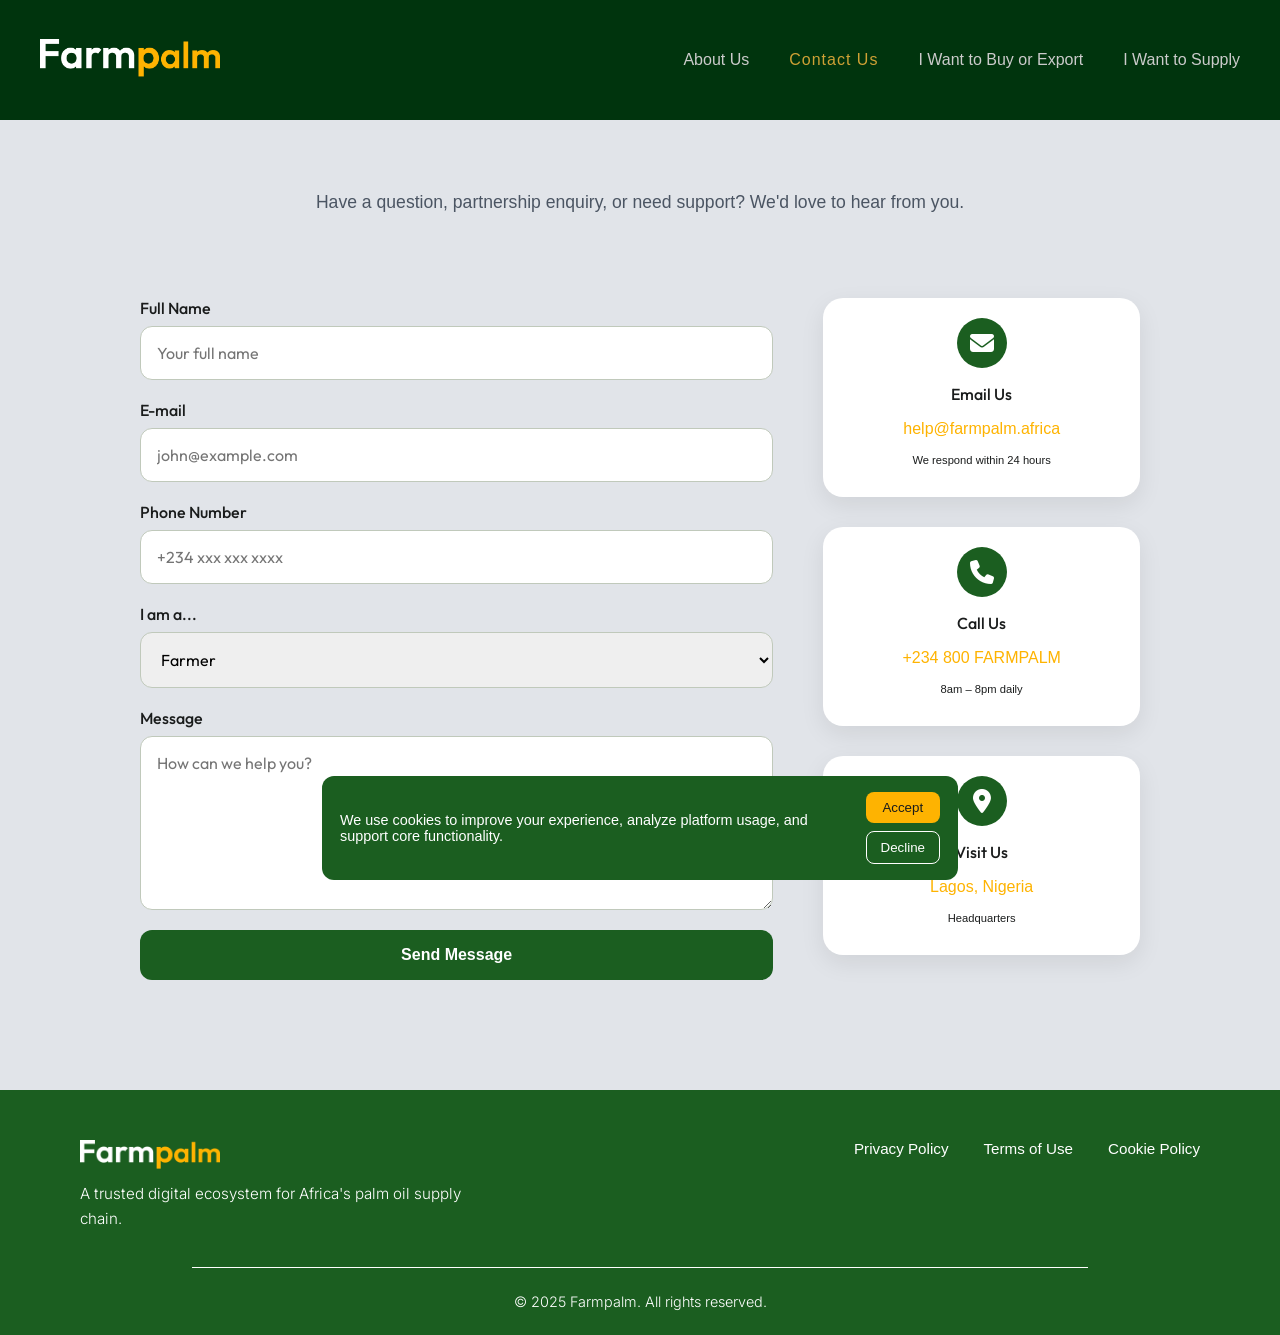
<file: pages/contact.html>
<!DOCTYPE html>
<html lang="en">
<head>
    <meta charset="UTF-8"/>
    <meta http-equiv="X-UA-Compatible" content="IE-edge">
    <title>Contact Us</title>
    <meta name="viewport" content="width=device-width, initial-scale=1.0">
    
    <link rel="preconnect" href="https://fonts.googleapis.com">
    <link rel="preconnect" href="https://fonts.gstatic.com" crossorigin>
    <link href="https://fonts.googleapis.com/css2?family=Inter:wght@100..900&family=Outfit:wght@100..900&display=swap" rel="stylesheet">
    
    <link rel="stylesheet" href="https://cdnjs.cloudflare.com/ajax/libs/font-awesome/6.5.1/css/all.min.css">

    <link rel="stylesheet" href="../css/common.css">
    <link rel="stylesheet" href="../css/nav.css">
    <link rel="stylesheet" href="../css/contact.css">
    <link rel="stylesheet" href="../css/footer.css">

    <script src="../js/nav-loader.js" defer></script>
    <script src="../js/cookie-loader.js" defer></script>
    <script src="../js/footer-loader.js" defer></script>

</head>

<body>
 <!-- Navigation bar -->

<div id="navbar"></div>

<!-- Rest of page -->

<div class="contact-section">

    <div class="contact-heading">
        <p>
            Have a question, partnership enquiry, or need support?
            We'd love to hear from you.
        </p>
    </div>

        <div class="contact-wrapper">

            <!-- Left side-->
            <div class="contact-form-section">

                <form class="contact-form">

                    <div class="form-group">
                        <label>Full Name</label>
                        <input type="text" placeholder="Your full name">
                    </div>

                    <div class="form-group">
                        <label>E-mail</label>
                        <input type="email" placeholder="john@example.com">
                    </div>

                    <div class="form-group">
                        <label>Phone Number</label>
                        <input type="tel" placeholder="+234 xxx xxx xxxx">
                    </div>

                    <div class="form-group">
                        <label>I am a...</label>

                        <select>
                            <option>Farmer</option>
                            <option>Aggregator</option>
                            <option>Processor</option>
                            <option>Buyer</option>
                        </select>
                    </div>

                    <div class="form-group" >
                        <label>Message</label>
                        <textarea rows="7" placeholder="How can we help you?"></textarea>
                    </div>

                    <button class="contact-btn">
                        Send Message
                    </button>

                </form>

            </div>

            <!-- RIGHT SIDE -->
            <div class="contact-info">

                <div class="info-card">
                    <i class="fa-solid fa-envelope"></i>

                    <h3>Email Us</h3>

                    <p class="main-info">
                        help@farmpalm.africa
                    </p>

                    <p class="small-info">
                        We respond within 24 hours
                    </p>
                </div>

                <div class="info-card">
                    <i class="fa-solid fa-phone"></i>

                    <h3>Call Us</h3>

                    <p class="main-info">
                        +234 800 FARMPALM
                    </p>

                    <p class="small-info">
                        8am – 8pm daily
                    </p>
                </div>

                <div class="info-card">
                    <i class="fa-solid fa-location-dot"></i>

                    <h3>Visit Us</h3>

                    <p class="main-info">
                        Lagos, Nigeria
                    </p>

                    <p class="small-info">
                        Headquarters
                    </p>
                </div>

            </div>

        </div>
</div>

    <!-- Cookie Banner Placeholder -->
    <div id="cookie"></div>

    <!-- Footer Placeholder -->
    <div id="footer"></div>

</body>
</html>
</file>
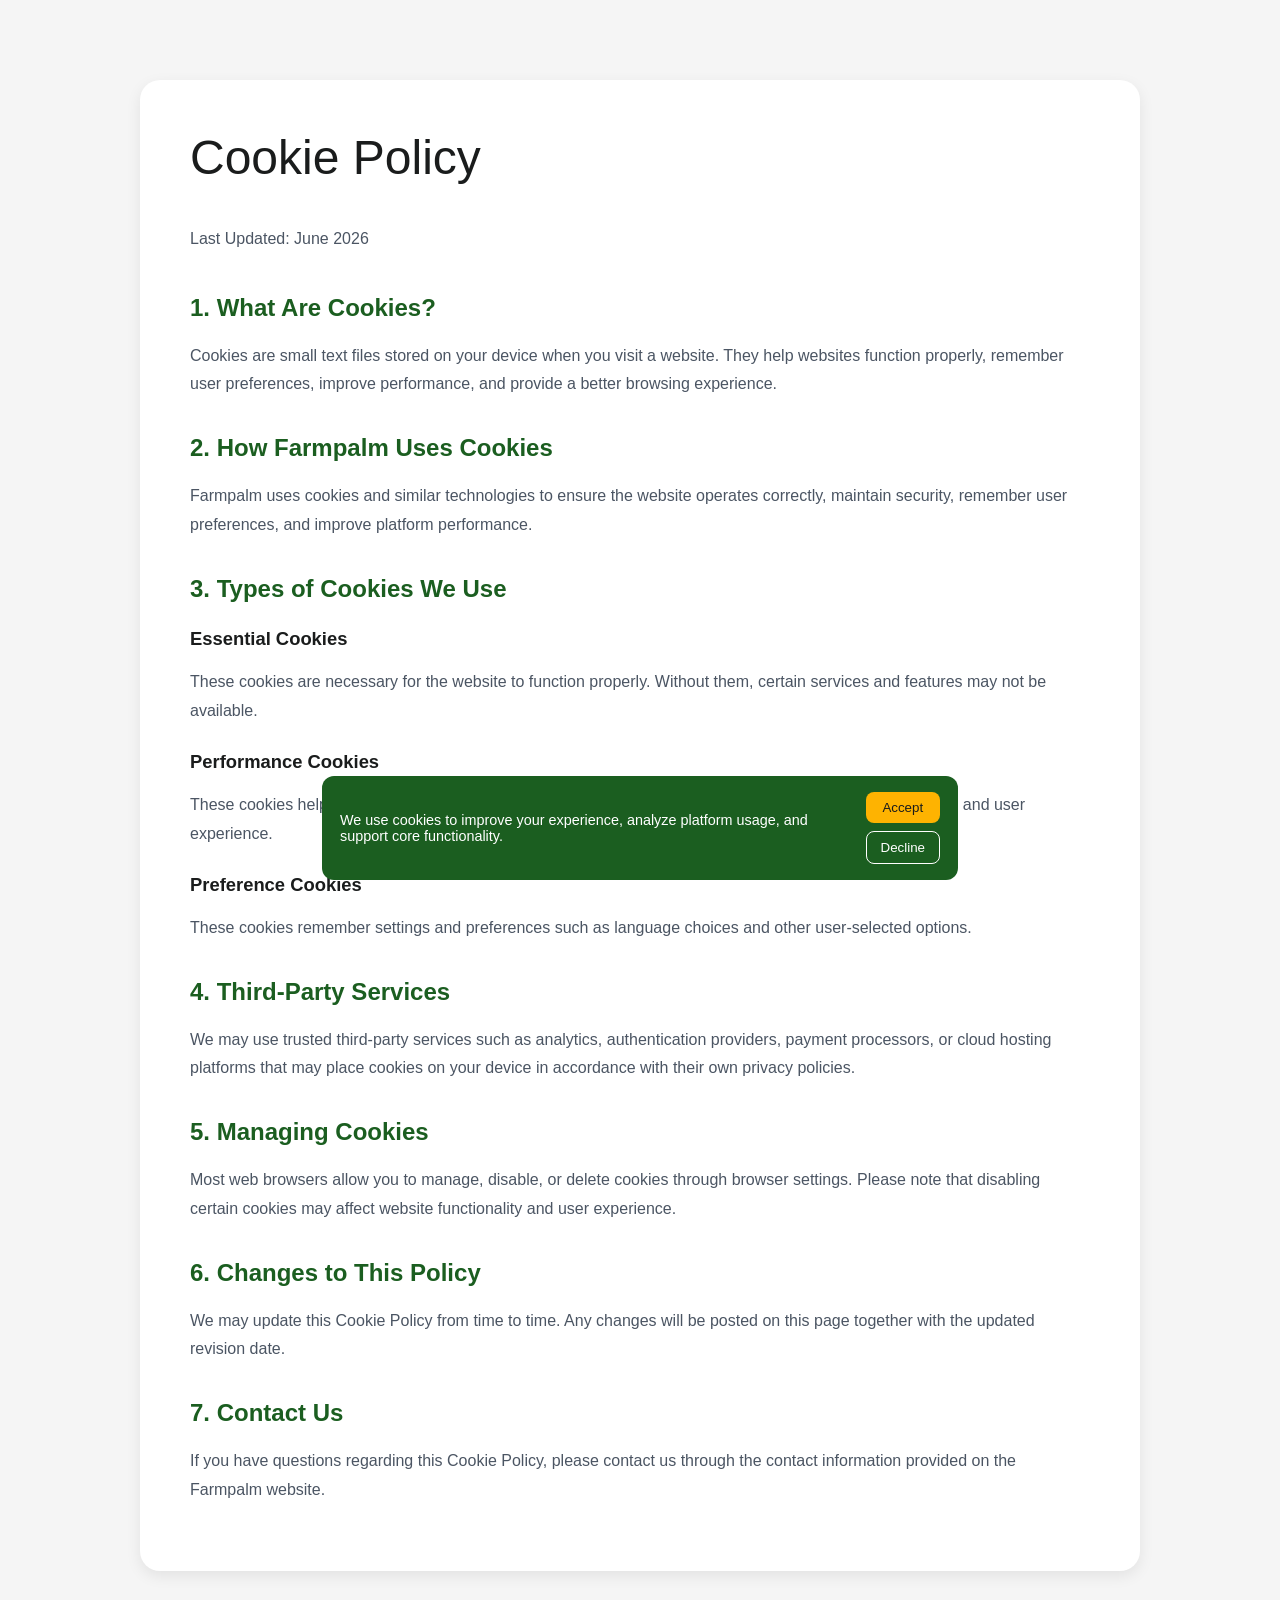
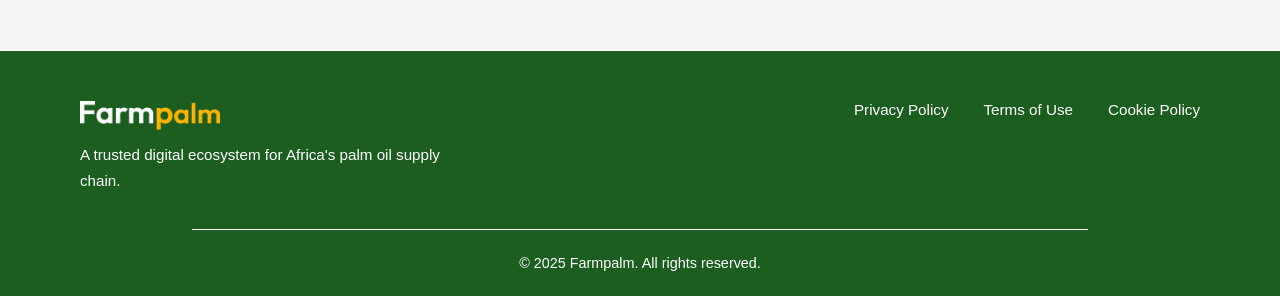
<file: pages/cookies.html>
<!DOCTYPE html>
<html lang="en">
<head>
    <meta charset="UTF-8">
    <meta name="viewport" content="width=device-width, initial-scale=1.0">
    <title>Cookies</title>

    <link rel="stylesheet" href="../css/common.css">
    <link rel="stylesheet" href="../css/cookies.css">
    <link rel="stylesheet" href="../css/footer.css">  

    <script src="../js/cookie-loader.js" defer></script>
    <script src="../js/footer-loader.js" defer></script>

</head>
<body>

    <section class="legal-page">

    <div class="legal-container">

        <h1>Cookie Policy</h1>

        <p class="last-updated">
            Last Updated: June 2026
        </p>

        <h2>1. What Are Cookies?</h2>

        <p>
            Cookies are small text files stored on your device when you visit
            a website. They help websites function properly, remember user
            preferences, improve performance, and provide a better browsing
            experience.
        </p>

        <h2>2. How Farmpalm Uses Cookies</h2>

        <p>
            Farmpalm uses cookies and similar technologies to ensure the
            website operates correctly, maintain security, remember user
            preferences, and improve platform performance.
        </p>

        <h2>3. Types of Cookies We Use</h2>

        <h3>Essential Cookies</h3>

        <p>
            These cookies are necessary for the website to function properly.
            Without them, certain services and features may not be available.
        </p>

        <h3>Performance Cookies</h3>

        <p>
            These cookies help us understand how visitors interact with the
            website, allowing us to improve performance and user experience.
        </p>

        <h3>Preference Cookies</h3>

        <p>
            These cookies remember settings and preferences such as language
            choices and other user-selected options.
        </p>

        <h2>4. Third-Party Services</h2>

        <p>
            We may use trusted third-party services such as analytics,
            authentication providers, payment processors, or cloud hosting
            platforms that may place cookies on your device in accordance with
            their own privacy policies.
        </p>

        <h2>5. Managing Cookies</h2>

        <p>
            Most web browsers allow you to manage, disable, or delete cookies
            through browser settings. Please note that disabling certain
            cookies may affect website functionality and user experience.
        </p>

        <h2>6. Changes to This Policy</h2>

        <p>
            We may update this Cookie Policy from time to time. Any changes
            will be posted on this page together with the updated revision
            date.
        </p>

        <h2>7. Contact Us</h2>

        <p>
            If you have questions regarding this Cookie Policy, please contact
            us through the contact information provided on the Farmpalm
            website.
        </p>

    </div>

</section>


    <!-- Cookie Banner Placeholder -->
    <div id="cookie"></div>

    <!-- Footer Placeholder -->
    <div id="footer"></div>
    
</body>
</html>
</file>
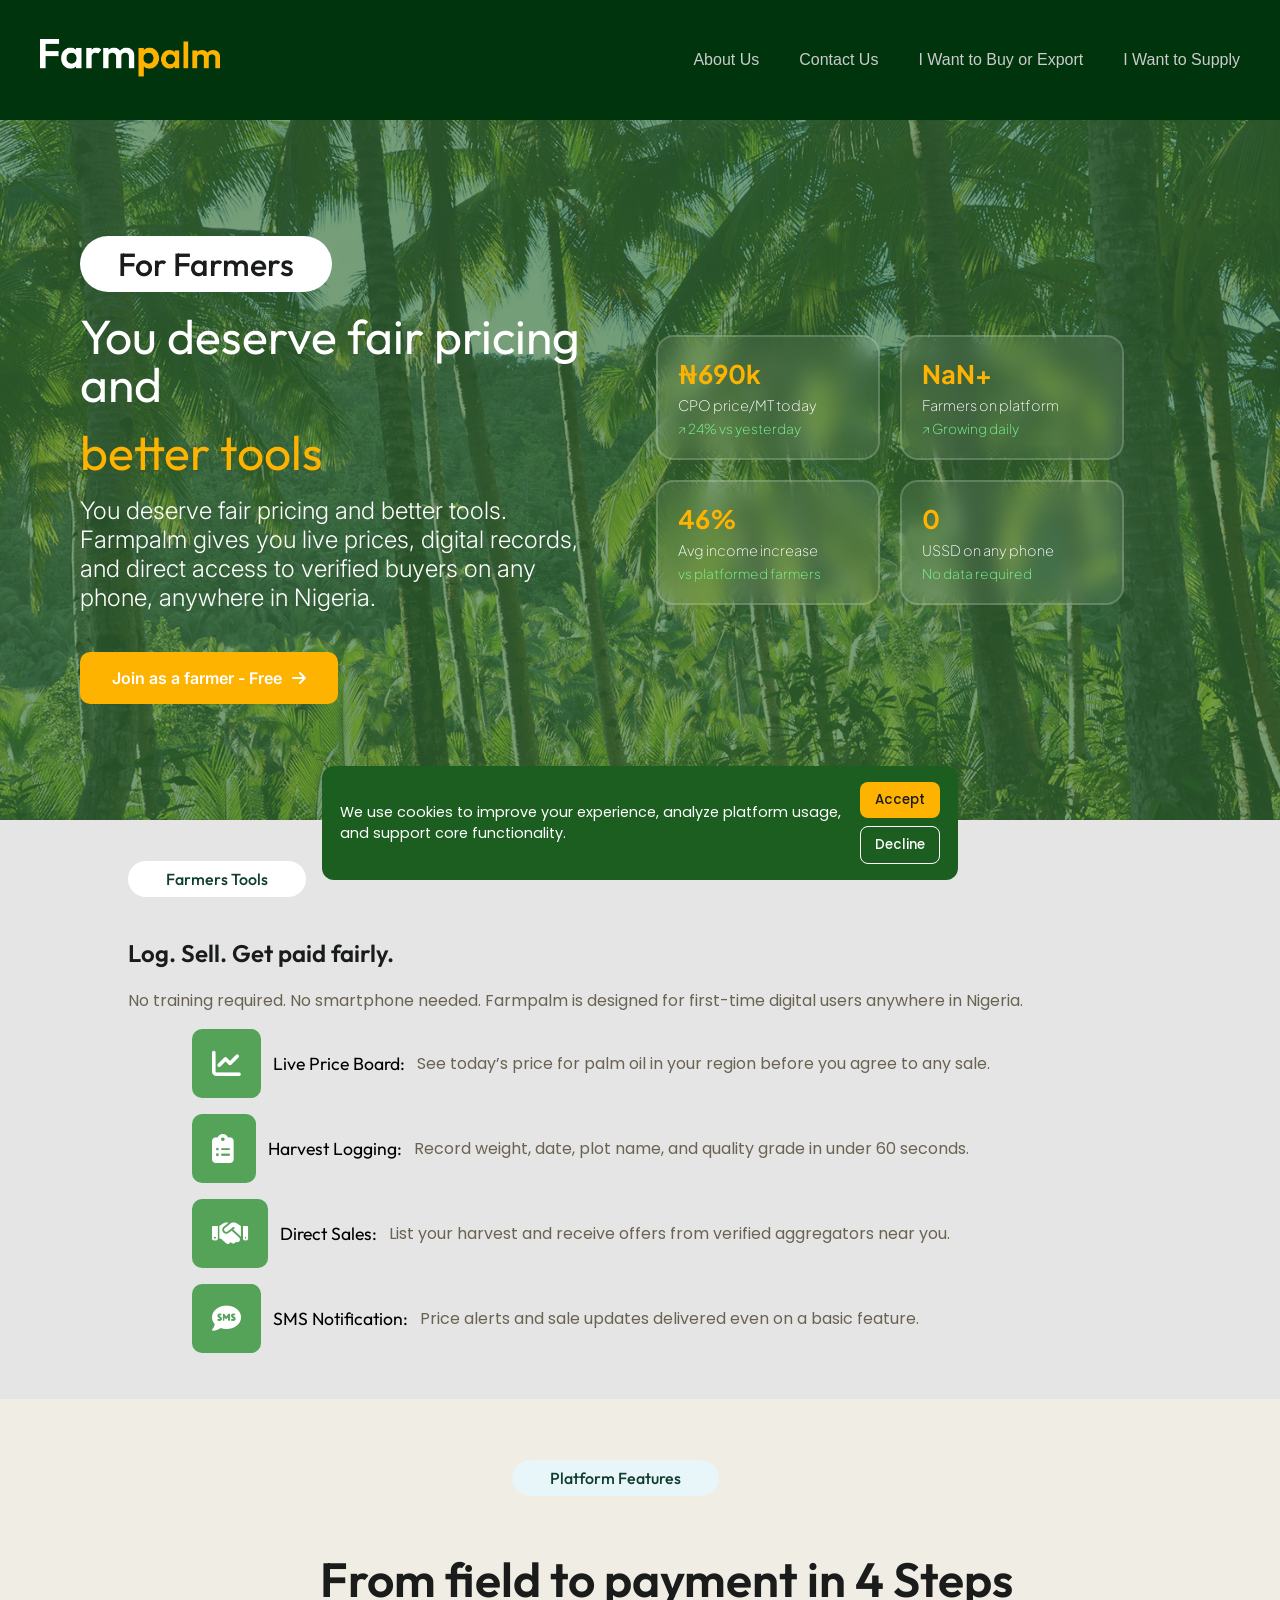
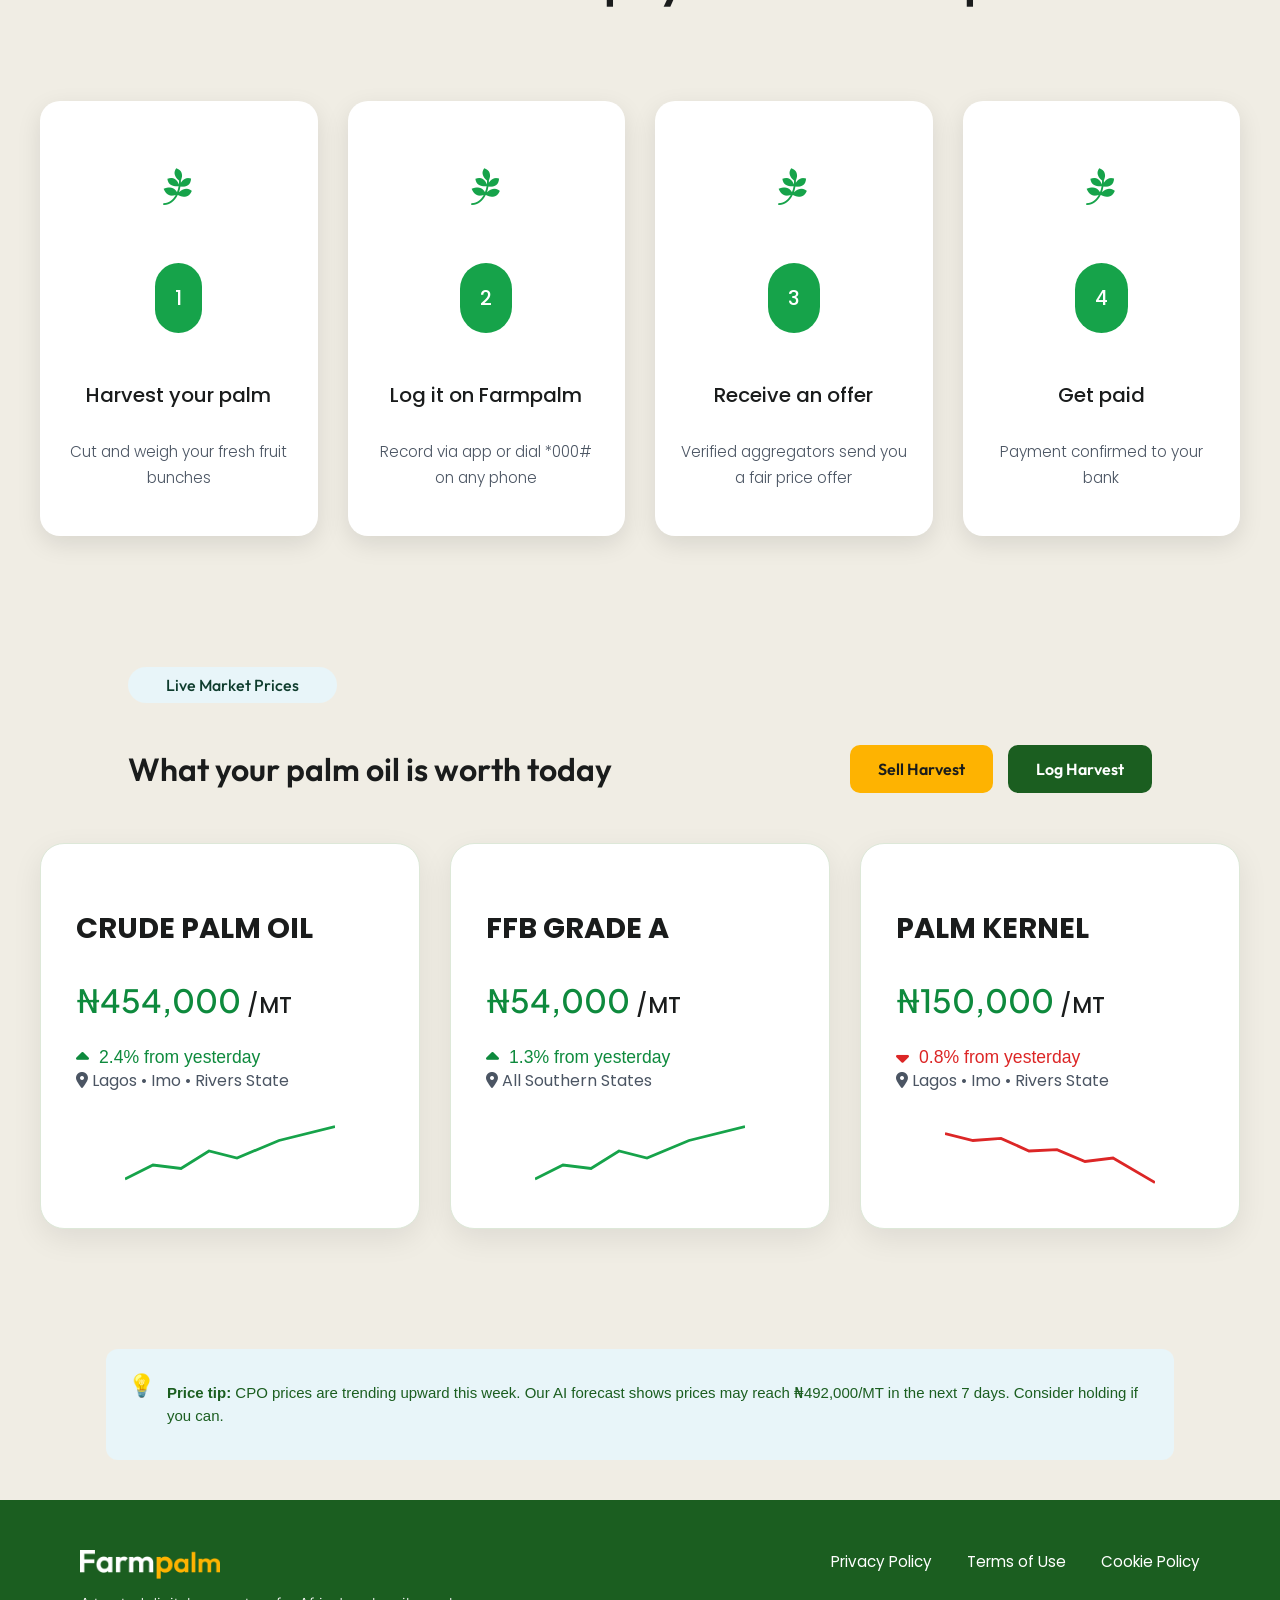
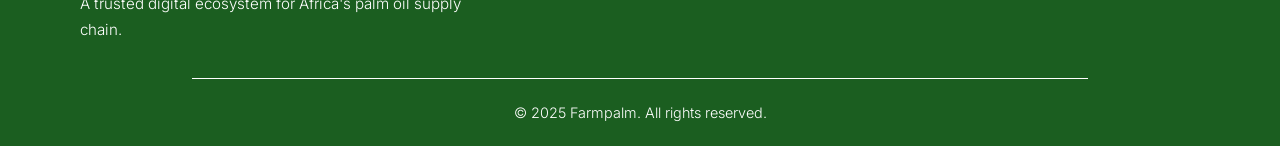
<file: pages/farminfo.html>
<!DOCTYPE html>
<html lang="en">
<head>
    <meta charset="UTF-8"/>
    <meta http-equiv="X-UA-Compatible" content="IE-edge">
    <title>Farmers Info</title>
    <meta name="viewport" content="width=device-width, initial-scale=1.0">
    
    <link rel="preconnect" href="https://fonts.googleapis.com">
    <link rel="preconnect" href="https://fonts.gstatic.com" crossorigin>
    <link href="https://fonts.googleapis.com/css2?family=Inter:wght@100..900&family=Outfit:wght@100..900&display=swap" rel="stylesheet">
    <link href="https://fonts.googleapis.com/css2?family=Poppins:wght@100;200;300;400;500;600;700;800;900&display=swap" rel="stylesheet">
    <link href="https://fonts.googleapis.com/css2?family=Plus+Jakarta+Sans:ital,wght@0,200..800;1,200..800&display=swap" rel="stylesheet">
    
    <link rel="stylesheet" href="https://cdnjs.cloudflare.com/ajax/libs/font-awesome/6.5.1/css/all.min.css">

    <link rel="stylesheet" href="../css/common.css">
    <link rel="stylesheet" href="../css/nav.css"> 
    <link rel="stylesheet" href="../css/farminfo.css"> 
    <link rel="stylesheet" href="../css/footer.css"> 

    <script src="../js/nav-loader.js" defer></script>
    <script src="../js/cookie-loader.js" defer></script>
    <script src="../js/footer-loader.js" defer></script>
    
    <script src="../js/farminfo.js" defer></script>


</head>
<body>
    <!-- Navigation bar -->
    <div id="navbar"></div>

<!-- Rest of page -->
<div class="farm-top">

    <!-- LEFT SIDE -->
    <div class="farm-left">

        <div class="farmhead">
            <h6>For Farmers</h6>
        </div>

        <div class="farmain1">
            <h1>You deserve fair pricing and</h1>
            <h1><span class="highlight">better tools</span></h1>
        </div>

        <div class="farmp1">
            You deserve fair pricing and better tools. Farmpalm 
            gives you live prices, digital records, and direct access 
            to verified buyers on any phone, anywhere in Nigeria.
        </div>

        <a href="./signin.html" class="invite-btn join-btn">
            Join as a farmer - Free
            <i class="fa-solid fa-arrow-right"></i>
        </a>

    </div>

    <!-- RIGHT SIDE (CARDS) -->
    <div class="farm-right">

        <div class="price-grid">

            <div class="price-card">
                <h2 data-target="743" data-prefix="₦" data-suffix="k">0</h2>
                <p>CPO price/MT today</p>
                <span class="trend">↗ 24% vs yesterday</span>
            </div>

            <div class="price-card">
                <h2 data-target="12 000" data-suffix="+">0</h2>
                <p>Farmers on platform</p>
                <span class="trend">↗ Growing daily</span>
            </div>

            <div class="price-card">
                <h2 data-target="50" data-suffix="%">0</h2>
                <p>Avg income increase</p>
                <span class="trend">vs platformed farmers</span>
            </div>

            <div class="price-card">
                <h2>*000#</h2>
                <p>USSD on any phone</p>
                <span class="trend">No data required </span>
            </div>

        </div>

    </div>

    <div class="farm-btn">

    </div>

</div>

    <div class="farm-tools">

        <div class="farm-tools1">
            <h4>Farmers Tools</h4>
            <h2>Log. Sell. Get paid fairly.</h2>
            <p>No training required. No smartphone needed. Farmpalm
                is designed for first-time digital users anywhere
                in Nigeria.
            </p>
        </div>

        <div class="farmtools2">

            <div class="farmfeat-sub">
                <i class="fa-solid fa-chart-line"></i>
                <h2>Live Price Board:</h2>
                <p>See today’s price for palm oil in your region before you 
                    agree to any sale.</p>
            </div>

            <div class="farmfeat-sub">
                <i class="fa-solid fa-clipboard-list"></i>
                <h2>Harvest Logging:</h2>
                <p>Record weight, date, plot name, and quality grade in 
                    under 60 seconds.</p>
            </div>

            <div class="farmfeat-sub">
                <i class="fa-solid fa-handshake"></i>
                <h2>Direct Sales:</h2>
                <p>List your harvest and receive offers from verified 
                    aggregators near you.</p>
            </div>

            <div class="farmfeat-sub">
                <i class="fa-solid fa-sms"></i>
                <h2>SMS Notification:</h2>
                <p>Price alerts and sale updates delivered even on a basic 
                    feature.</p>
            </div>

        </div>

    </div>

    <div class="platfeats">

        <div class="platfeats1">
            <h4>Platform Features</h4>
            <h1>From field to payment in 4 Steps</h1>
        </div>

        <div class="plat-cardsection">
            <div class="plat-card1">
                <i class="fa-brands fa-pagelines"></i>
                <h6 class="number">1</h6>
                <h6>Harvest your palm</h6>
                <p>Cut and weigh your fresh fruit bunches</p>
            </div>

            <div class="plat-card2">
                <i class="fa-brands fa-pagelines"></i>
                <h6 class="number">2</h6>
                <h6>Log it on Farmpalm</h6>
                <p>Record via app or dial *000# on any phone</p>
            </div>

            <div class="plat-card3">
                <i class="fa-brands fa-pagelines"></i>
                <h6 class="number">3</h6>
                <h6>Receive an offer</h6>
                <p>Verified aggregators send you a fair price offer</p>
            </div>

            <div class="plat-card4">
                <i class="fa-brands fa-pagelines"></i>
                <h6 class="number">4</h6>
                <h6>Get paid</h6>
                <p>Payment confirmed to your bank</p>
            </div>
        </div>

        <div class="livemark">
            <h4>Live Market Prices</h4>

            <div class="livemark-row">
                    <h1>What your palm oil is worth today</h1>

                    <div class="livemark-buttons">
                        <a href="#" class="market-btn sell-btn" id="openSellModal">
                            Sell Harvest
                        </a>

                        <a href="#" class="market-btn log-btn" id="openLogModal">
                            Log Harvest
                        </a>
                    </div>
                </div>
            </div>

        </div>

            <div class="market-cards">

                <div class="market-card">
                    <h3>CRUDE PALM OIL</h3>

                    <div class="market-price">
                        ₦454,000 <span>/MT</span>
                    </div>
                    <div class="market-trend">
                        <i class="fa-solid fa-caret-up"></i>
                        <span>2.4% from yesterday</span>
                    </div>

                    <div class="market-location">
                        <i class="fa-solid fa-location-dot"></i>
                        Lagos • Imo • Rivers State
                    </div>

                    <div class="market-graph">
                        <!-- <img src="../assets/images/market-graph.svg" alt="market trend"> -->
                    </div>
                </div>

                <div class="market-card">
                    <h3>FFB GRADE A</h3>

                    <div class="market-price">
                        ₦54,000 <span>/MT</span>
                    </div>

                    <div class="market-trend">
                        <i class="fa-solid fa-caret-up"></i>
                        <span>1.3% from yesterday</span>
                    </div>

                    <div class="market-location">
                        <i class="fa-solid fa-location-dot"></i>
                        All Southern States
                    </div>

                    <div class="market-graph">
                        <!-- <img src="../assets/images/market-graph.svg" alt="market trend"> -->
                    </div>
                </div>

                <div class="market-card negative-card">
                    <h3>PALM KERNEL</h3>

                    <div class="market-price">
                        ₦150,000 <span>/MT</span>
                    </div>

                    <div class="market-trend negative">
                        <i class="fa-solid fa-caret-down"></i>
                        <span>0.8% from yesterday</span>
                    </div>

                    <div class="market-location">
                        <i class="fa-solid fa-location-dot"></i>
                        Lagos • Imo • Rivers State
                    </div>

                    <div class="market-graph">
                        <!-- <img src="../assets/images/market-graph.svg" alt="market trend"> -->
                    </div>
                </div>
             </div>

                <div class="ptips">
                    <div class="price-tip">
                        <div class="price-tip-content">
                                <span class="price-tip-icon">💡</span>
                                <p>
                                    <strong>Price tip:</strong>
                                    CPO prices are trending upward this week. Our AI forecast shows prices may reach
                                    ₦492,000/MT in the next 7 days. Consider holding if you can.
                                </p>
                        </div>
                    </div>
                 </div>   
</div>

<!-- Log Harvest Modal -->
<div class="log-modal" id="logModal">

    <div class="log-modal-content">

        <span class="close-modal" id="closeLogModal">
            &times;
        </span>

        <h2 class="modal-title">Log your Harvest</h2>

        <!-- Harvest Date -->
        <div class="form-group">
            <label>Harvest Date</label>

            <div class="date-input-wrapper">
                <input
                    type="date"
                    id="harvestDate"
                    placeholder="28/04/2026"
                >

                <i class="fa-regular fa-calendar"></i>
            </div>
        </div>

        <!-- Product Type -->
        <div class="form-group">
            <label>Product Type</label>

            <select>
                <option selected disabled>Select Product</option>
                <option>Crude Palm Oil (CPO)</option>
                <option>Kernel Palm Oil (KPO)</option>
                <option>RBD Palm Oil</option>
            </select>
        </div>

        <!-- Weight -->
        <div class="form-group">
            <label>Weight (kg)</label>

            <input
                type="number"
                placeholder="e.g. 1800"
            >
        </div>

        <!-- Grade -->
        <div class="form-group">
            <label>Grade</label>

            <select>
                <option selected disabled>Select Grade</option>

                <option>Grade A - Premium</option>
                <option>Grade B - Standard</option>
                <option>Grade C - Below Standard</option>
                <option>Native Grade</option>
                <option>CP6 (Super Olein) - Premium</option>
                <option>CP8 - Standard</option>
                <option>CP10 - Economy</option>
            </select>
        </div>

        <!-- Estimated Value Card -->
        <div class="estimate-card">

            <p class="estimate-label">
                Estimated value at today's price
            </p>

            <h3>₦1,236,000</h3>

            <p class="estimate-meta">
                Based on ₦480,000/MT CPO · 2.8 MT
            </p>

        </div>

        <!-- Confirm Button -->
        <a href="../pages/signin.html">
        <button class="confirm-btn">
            Confirm &amp; Log
            <i class="fa-solid fa-arrow-right"></i>
        </button>
        </a>
    </div>

</div>

<!-- SELL HARVEST MODAL -->
<div class="log-modal" id="sellModal">

    <div class="log-modal-content">

        <span class="close-modal" id="closeSellModal">
            &times;
        </span>

        <h2 class="modal-title">Sell Harvest</h2>

        <!-- Today's Best Price Card -->
        <div class="best-price-card">

            <p class="best-price-label">
                Today's best CPO price
            </p>

            <h3>₦480,000/MT</h3>

        </div>

        <!-- Product -->
        <div class="form-group">
            <label>Product to Sell</label>

            <select>
                <option selected disabled>Select Product</option>
                <option>Crude Palm Oil (CPO)</option>
                <option>Kernel Palm Oil (KPO)</option>
                <option>RBD Palm Oil</option>
            </select>
        </div>

        <!-- Sales Date -->
        <div class="form-group">
            <label>Sales Date</label>

            <div class="date-input-wrapper">
                <input
                    type="date"
                    placeholder="28/04/2026"
                >
                <i class="fa-regular fa-calendar"></i>
            </div>
        </div>

        <!-- Pickup Date -->
        <div class="form-group">
            <label>Preferred Pickup Date</label>

            <div class="date-input-wrapper">
                <input
                    type="date"
                    placeholder="28/04/2026"
                >
                <i class="fa-regular fa-calendar"></i>
            </div>
        </div>

        <!-- Volume -->
        <div class="form-group">
            <label>Available Volume (MT)</label>

            <input
                type="number"
                step="0.1"
                placeholder="e.g. 3.5"
            >
        </div>

        <!-- Asking Price -->
        <div class="form-group">
            <label>Your Asking Price (/MT)</label>

            <input
                type="number"
                placeholder="e.g. 450000"
            >
        </div>

        <!-- Location -->
        <div class="form-group">
            <label>State / Location</label>

            <input
                type="text"
                placeholder="e.g. Rivers State, Obio Akpor LGA"
            >
        </div>

        <!-- Phone -->
        <div class="form-group">
            <label>Phone Number</label>

            <input
                type="tel"
                placeholder="+234 xxx xxx xxxx"
            >
        </div>
            <a href="../pages/signin.html">
                <button class="post-listing-btn">
                    Post Listing - Notify Buyers
                </button>
            </a>
    </div>

</div>

    <!-- Cookie Banner Placeholder -->
    <div id="cookie"></div>

    <!-- Footer Placeholder -->
    <div id="footer"></div>
    
</body>
</html>
</file>
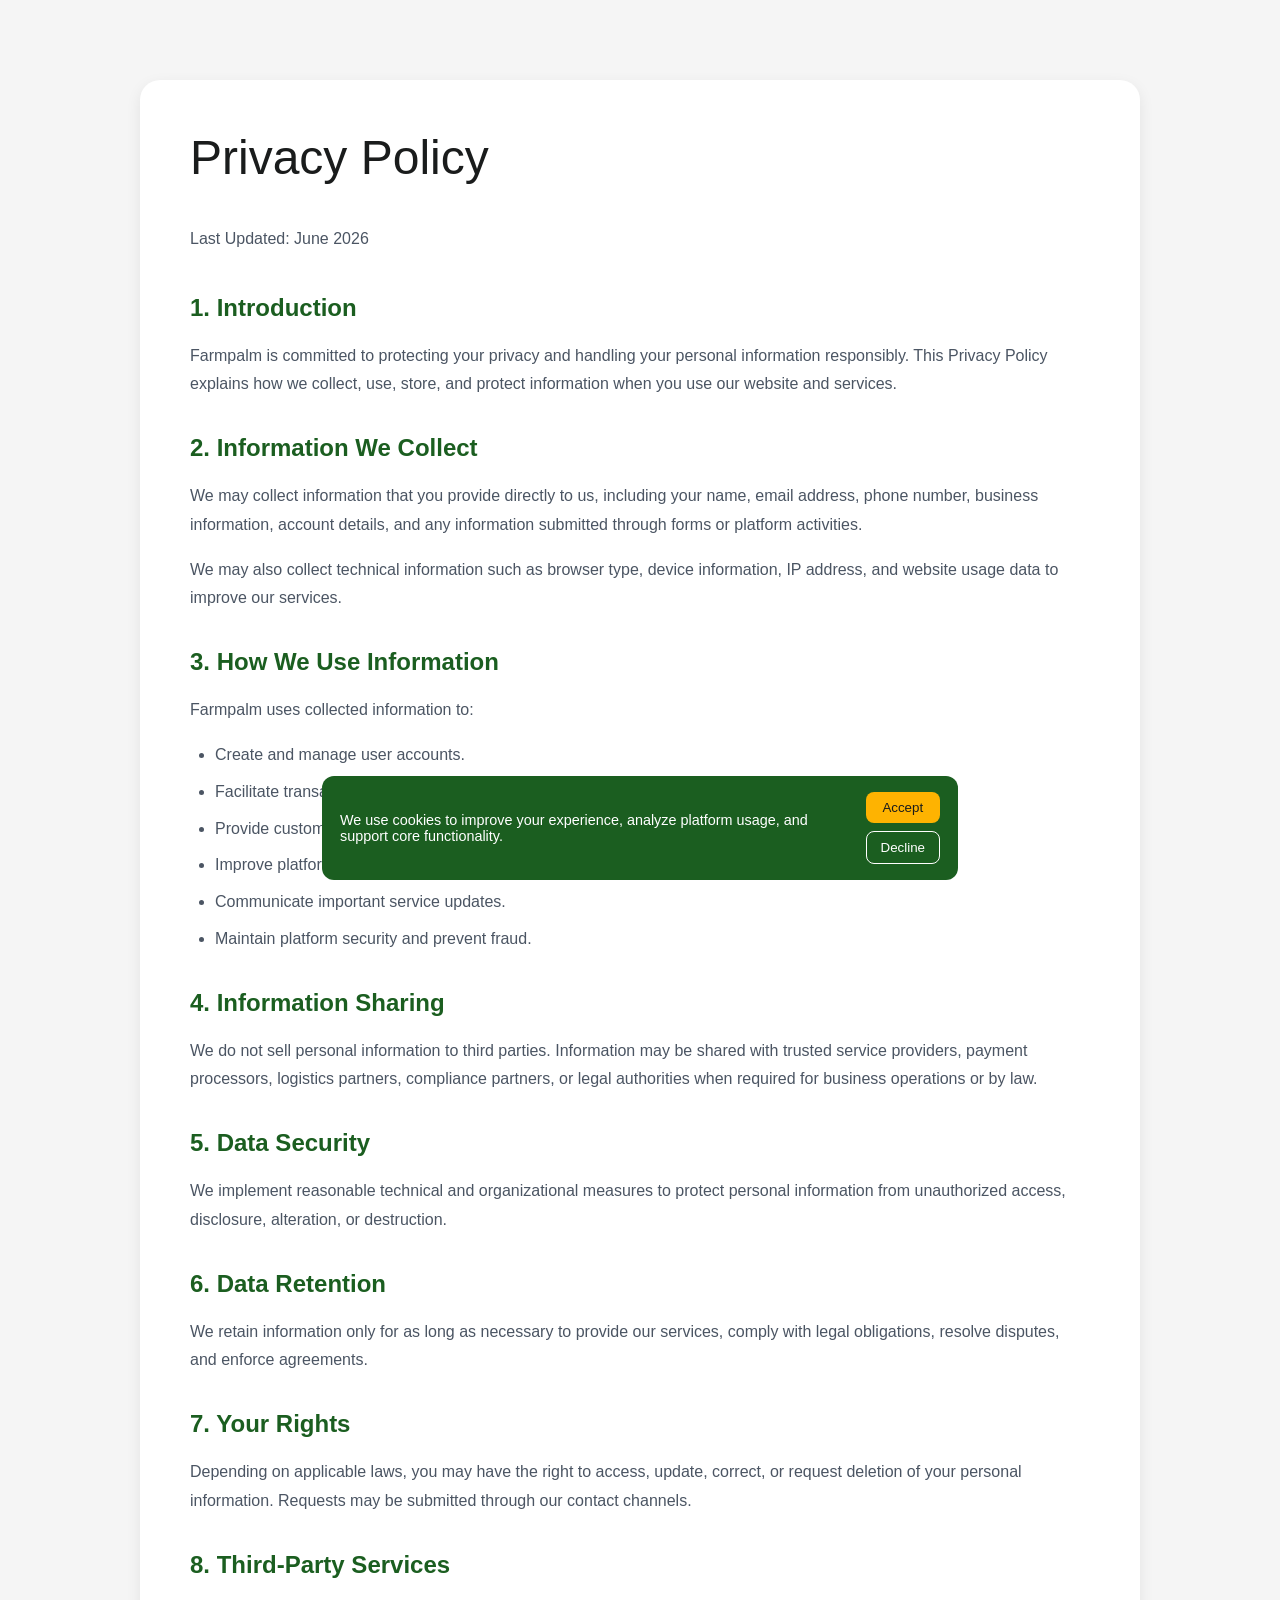
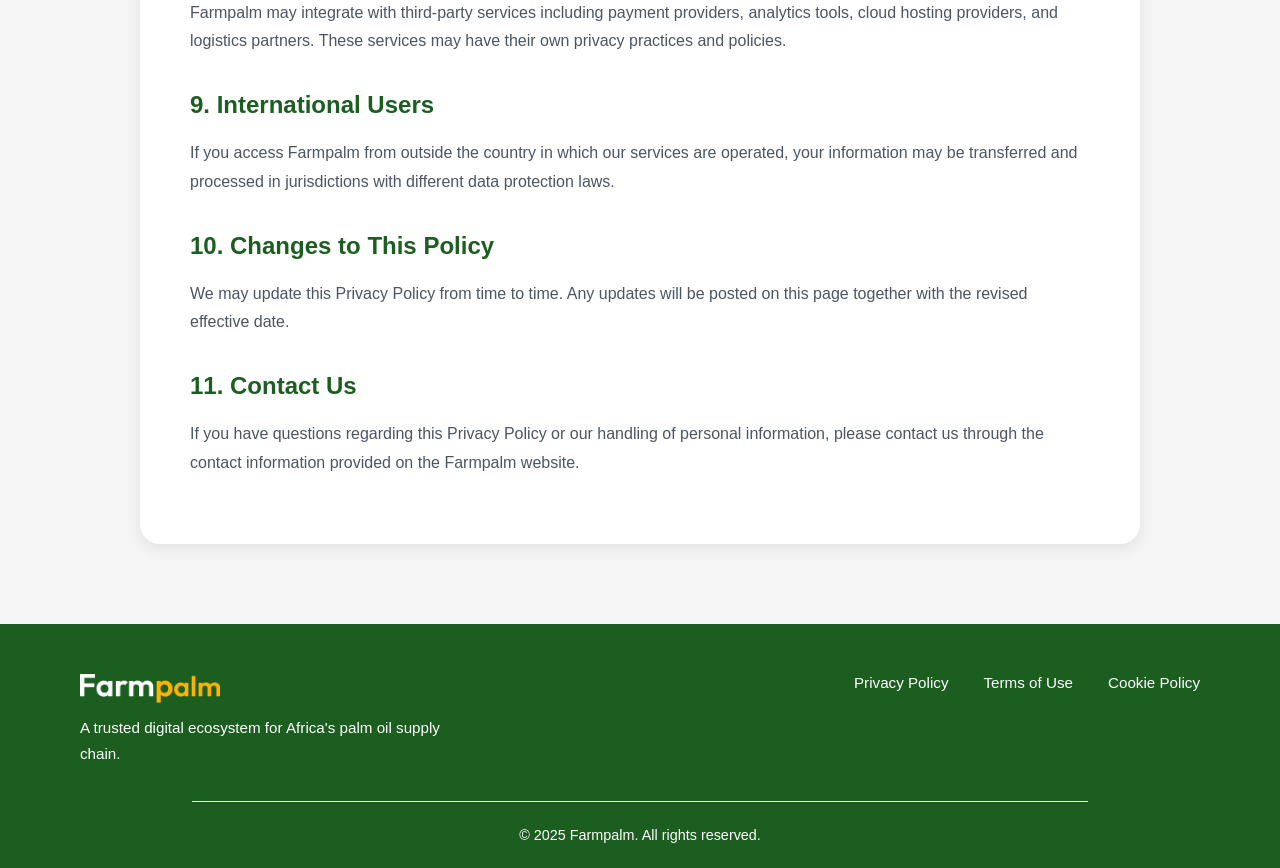
<file: pages/privacy.html>
<!DOCTYPE html>
<html lang="en">
<head>
    <meta charset="UTF-8">
    <meta name="viewport" content="width=device-width, initial-scale=1.0">
    <title>Privacy Policy</title>

    <link rel="stylesheet" href="../css/common.css">
    <link rel="stylesheet" href="../css/cookies.css">
    <link rel="stylesheet" href="../css/footer.css"> 

    <script src="../js/cookie-loader.js" defer></script>
    <script src="../js/footer-loader.js" defer></script>

</head>
<body>
    
    <section class="legal-page">

    <div class="legal-container">

        <h1>Privacy Policy</h1>

        <p class="last-updated">
            Last Updated: June 2026
        </p>

        <h2>1. Introduction</h2>

        <p>
            Farmpalm is committed to protecting your privacy and handling your
            personal information responsibly. This Privacy Policy explains how
            we collect, use, store, and protect information when you use our
            website and services.
        </p>

        <h2>2. Information We Collect</h2>

        <p>
            We may collect information that you provide directly to us,
            including your name, email address, phone number, business
            information, account details, and any information submitted through
            forms or platform activities.
        </p>

        <p>
            We may also collect technical information such as browser type,
            device information, IP address, and website usage data to improve
            our services.
        </p>

        <h2>3. How We Use Information</h2>

        <p>
            Farmpalm uses collected information to:
        </p>

        <ul>
            <li>Create and manage user accounts.</li>
            <li>Facilitate transactions and marketplace activities.</li>
            <li>Provide customer support.</li>
            <li>Improve platform functionality and user experience.</li>
            <li>Communicate important service updates.</li>
            <li>Maintain platform security and prevent fraud.</li>
        </ul>

        <h2>4. Information Sharing</h2>

        <p>
            We do not sell personal information to third parties. Information
            may be shared with trusted service providers, payment processors,
            logistics partners, compliance partners, or legal authorities when
            required for business operations or by law.
        </p>

        <h2>5. Data Security</h2>

        <p>
            We implement reasonable technical and organizational measures to
            protect personal information from unauthorized access, disclosure,
            alteration, or destruction.
        </p>

        <h2>6. Data Retention</h2>

        <p>
            We retain information only for as long as necessary to provide our
            services, comply with legal obligations, resolve disputes, and
            enforce agreements.
        </p>

        <h2>7. Your Rights</h2>

        <p>
            Depending on applicable laws, you may have the right to access,
            update, correct, or request deletion of your personal information.
            Requests may be submitted through our contact channels.
        </p>

        <h2>8. Third-Party Services</h2>

        <p>
            Farmpalm may integrate with third-party services including payment
            providers, analytics tools, cloud hosting providers, and logistics
            partners. These services may have their own privacy practices and
            policies.
        </p>

        <h2>9. International Users</h2>

        <p>
            If you access Farmpalm from outside the country in which our
            services are operated, your information may be transferred and
            processed in jurisdictions with different data protection laws.
        </p>

        <h2>10. Changes to This Policy</h2>

        <p>
            We may update this Privacy Policy from time to time. Any updates
            will be posted on this page together with the revised effective
            date.
        </p>

        <h2>11. Contact Us</h2>

        <p>
            If you have questions regarding this Privacy Policy or our handling
            of personal information, please contact us through the contact
            information provided on the Farmpalm website.
        </p>

    </div>

</section>


    <!-- Cookie Banner Placeholder -->
    <div id="cookie"></div>

    <!-- Footer Placeholder -->
    <div id="footer"></div>


</body>
</html>
</file>
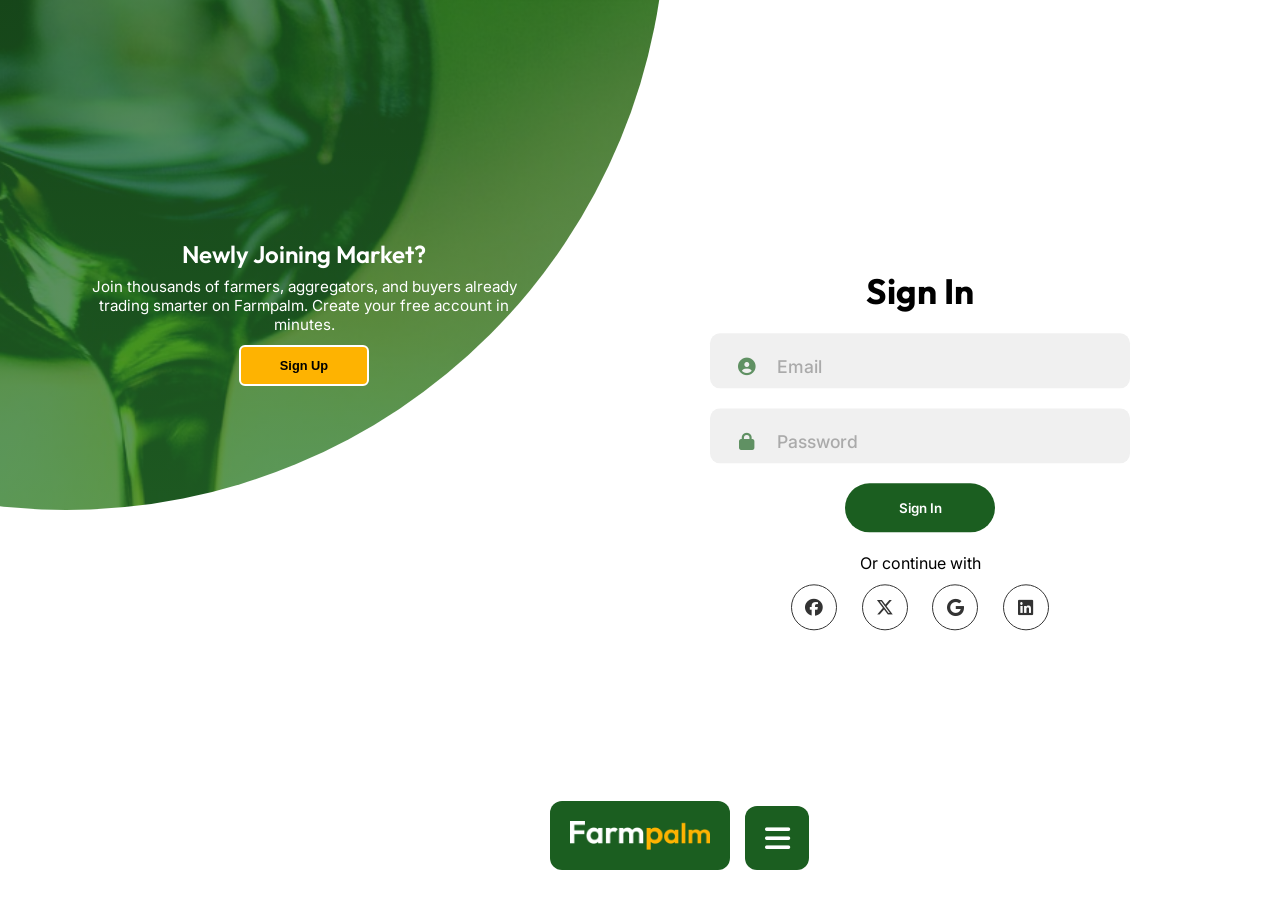
<file: pages/signin.html>
<!DOCTYPE html>
<html lang="en">
<head>
    <meta charset="UTF-8">
    <meta name="viewport" content="width=device-width, initial-scale=1.0">
    <link rel="stylesheet"
     href="https://cdnjs.cloudflare.com/ajax/libs/font-awesome/6.5.2/css/all.min.css">

    <link rel="preconnect" href="https://fonts.googleapis.com">
    <link rel="preconnect" href="https://fonts.gstatic.com" crossorigin>
    <link href="https://fonts.googleapis.com/css2?family=Inter:wght@100..900&family=Outfit:wght@100..900&display=swap" rel="stylesheet">
    
     <link rel="stylesheet" href="../css/common.css">
    <link rel="stylesheet" href="../css/signin.css">
    <!-- <link rel="stylesheet" href="../css/footer.css"> 

    <script src="../js/cookie-loader.js" defer></script>
    <script src="../js/footer-loader.js" defer></script> -->
    <script src="../js/signin.js" defer></script>
    
    <title>Sign-Up or Sign-In</title>
</head>
<body>
    <div class="container">
        <div class="form-container">
            <div class="signinup">

                <form action="" class="signinform">
                    <h2 class="title"> Sign In</h2>

                        <div class="inputs">
                                    <i class="fa-solid fa-circle-user"></i>
                                    <input type="text" placeholder="Email">   
                        </div>

                        <div class="inputs">
                            <i class="fa-solid fa-lock"></i>
                                <input type="password" placeholder="Password">
                        </div>

                        <input type="submit" value="Sign In" class="btn solid">
                        <p class="socialtext"> Or continue with</p>

                        <div class="socialmedia">
                            <a href="#" class="media-icon">
                                <i class="fa-brands fa-facebook"></i>
                            </a>

                            <a href="#" class="media-icon">
                                <i class="fa-brands fa-x-twitter"></i>
                            </a>
                            <a href="#" class="media-icon">
                                <i class="fa-brands fa-google"></i>
                            </a>
                            <a href="#" class="media-icon">
                                <i class="fa-brands fa-linkedin"></i>
                            </a>
                        </div>
                </form>


                <form action="" class="signupform">
                    <h2 class="title"> Sign Up</h2>

                        <div class="inputs">
                                    <i class="fa-solid fa-circle-user"></i>
                                    <input type="text" placeholder="Username">   
                        </div>

                        <div class="inputs">
                                    <i class="fa-solid fa-envelope"></i>
                                    <input type="text" placeholder="Email">   
                        </div>

                        <div class="inputs">
                            <i class="fa-solid fa-lock"></i>
                                <input type="password" placeholder="Password">
                        </div>

                        <div class="inputs">
                            <i class="fa-solid fa-lock"></i>
                                <input type="password" placeholder="Re-enter Password">
                        </div>

                        <input type="submit" value="Sign Up" class="btn solid">
                        <p class="socialtext"> Or Sign up with Social Media</p>

                        <div class="socialmedia">
                            <a href="#" class="media-icon">
                                <i class="fa-brands fa-facebook"></i>
                            </a>

                            <a href="#" class="media-icon">
                                <i class="fa-brands fa-x-twitter"></i>
                            </a>
                            <a href="#" class="media-icon">
                                <i class="fa-brands fa-google"></i>
                            </a>
                            <a href="#" class="media-icon">
                                <i class="fa-brands fa-linkedin"></i>
                            </a>
                        </div>
                </form>


            </div>
        </div>

        <div class="panel-container">
            <div class="paneleft">
                <div class="paneloption">
                    <h3>Newly Joining Market?</h3>
                    <p>Join thousands of farmers, aggregators, and buyers 
                        already trading smarter on Farmpalm. Create your 
                        free account in minutes.</p>
                        <button class="btntrans" id="signupbtn"> Sign Up</button>
                </div>

            </div>


            <div class="panelright">
                <div class="paneloption">
                    <h3>Already Joined Market?</h3>
                    <p>Welcome back. Sign in to access your dashboard, 
                       check live prices, and manage your listings.</p>
                        <button class="btntrans" id="signinbtn"> Sign In</button>
                </div>
            </div>

        </div>

            
                <a href="../index.html" class="footer-logo">
                    <img src="../assets/images/logos/logo.png" alt="Logo">
                </a>

                <div class="burger-menu" id="burgerMenu">
                    <i class="fa-solid fa-bars"></i>
                </div>

                <div class="burger-dropdown" id="burgerDropdown">

    <div class="dropdown-group">
        <div class="dropdown-title">About Us</div>
        <a href="../pages/contact.html">How Farmpalm Works</a>
        <a href="../pages/faqs.html">FAQs</a>
    </div>

    <div class="dropdown-group">
        <a href="../pages/contact.html" class="dropdown-title">
            Contact Us
        </a>
    </div>

    <div class="dropdown-group">
        <div class="dropdown-title">I Want to Buy or Export</div>
        <a href="../pages/buyinfo.html">Browse Market</a>
       
    </div>

    <div class="dropdown-group">
        <div class="dropdown-title">I Want to Supply</div>

        <div class="sub-title">Supplier Market</div>
        <a href="../pages/farminfo.html">Farmer</a>
        <a href="../pages/aggproinfo.html">Aggregator / Processor</a>

    </div>


    <!-- Cookie Banner Placeholder -->
    <!-- <div id="cookie"></div> -->


</body>
</html>
</file>
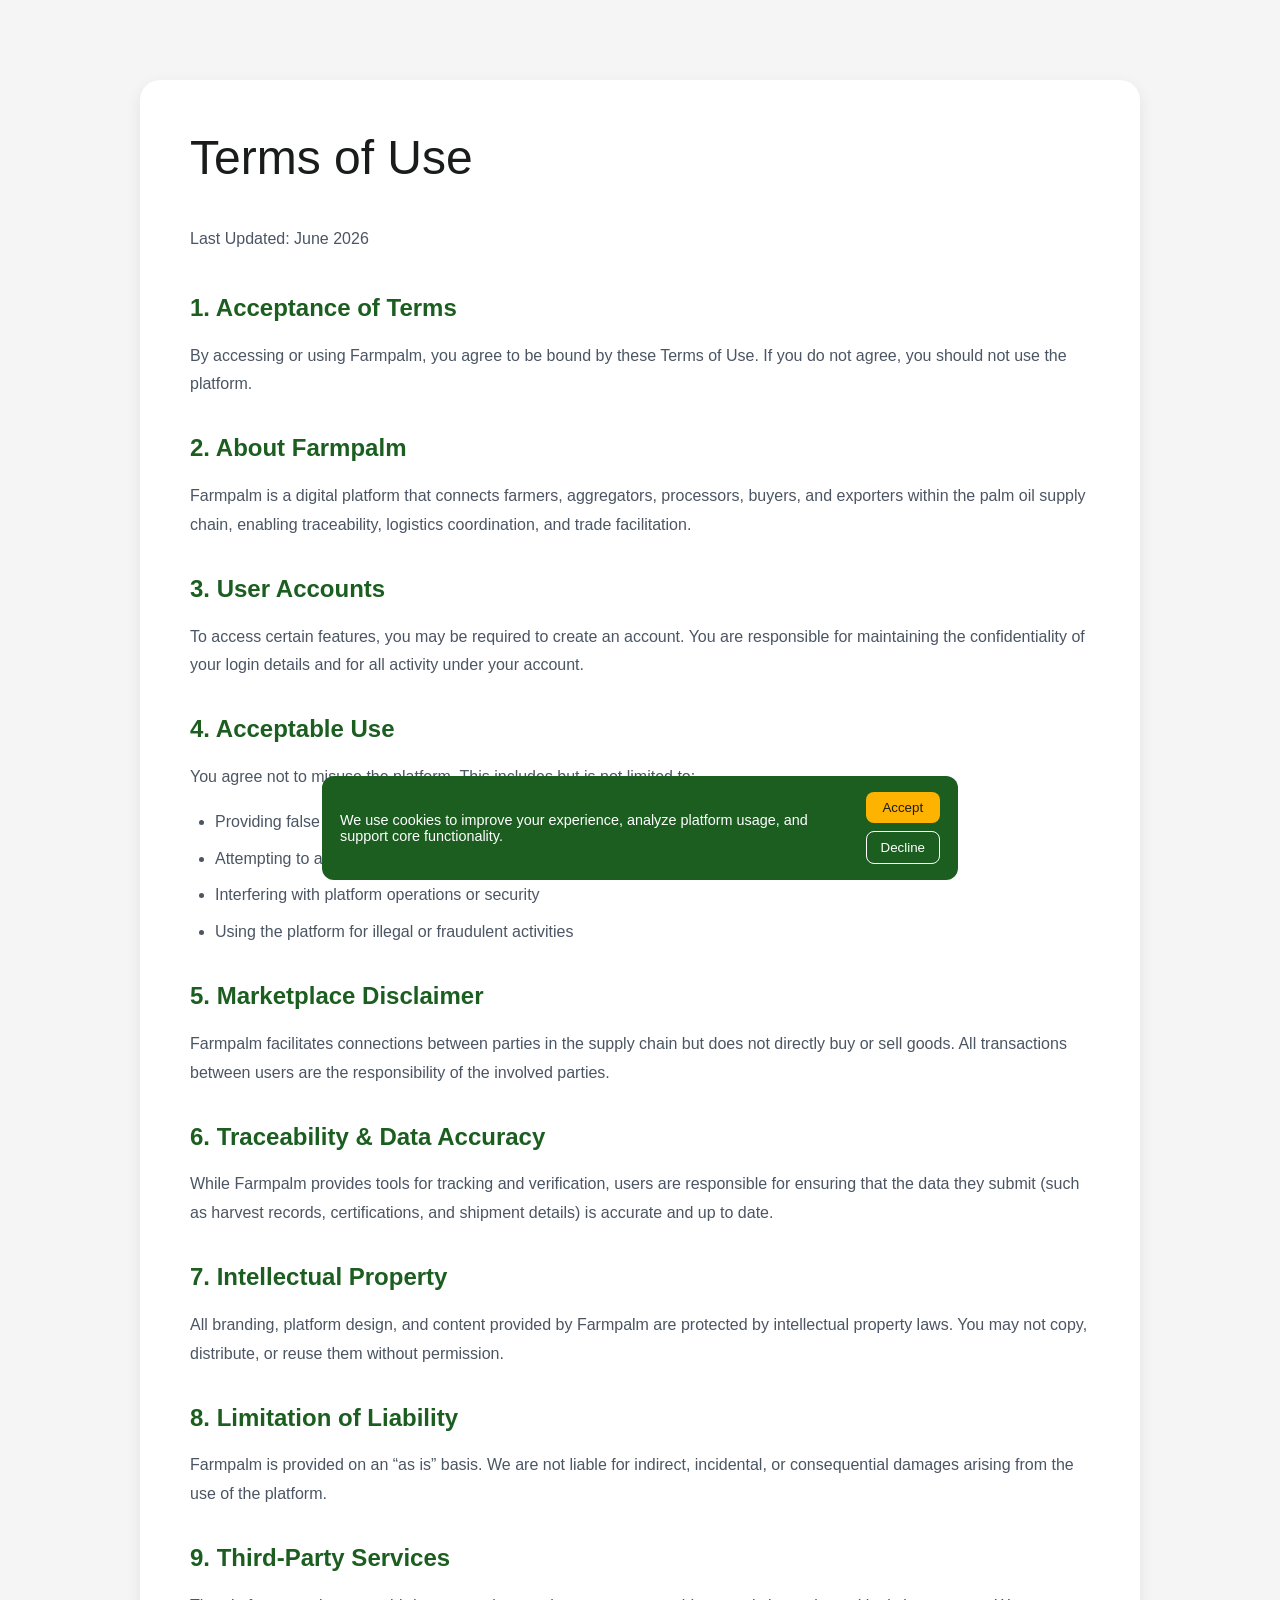
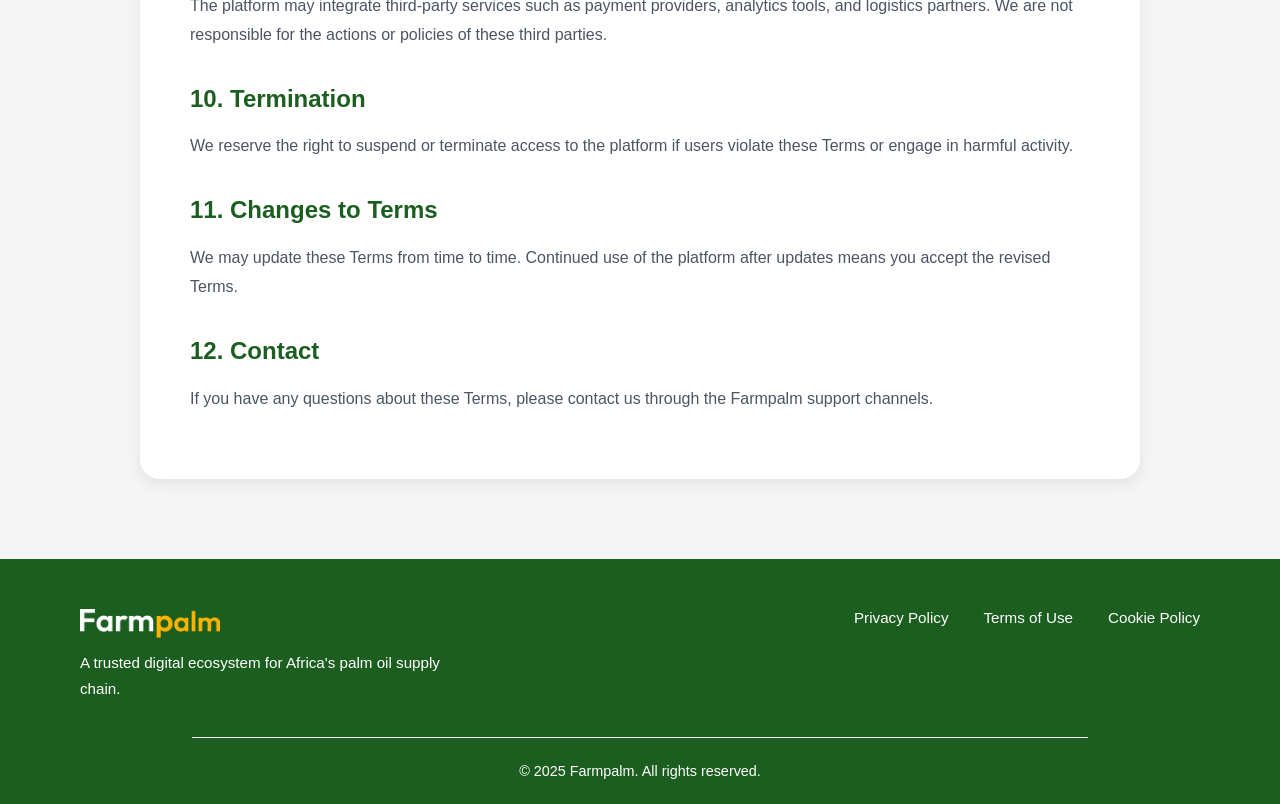
<file: pages/terms.html>
<!DOCTYPE html>
<html lang="en">
<head>
    <meta charset="UTF-8">
    <meta name="viewport" content="width=device-width, initial-scale=1.0">
    <title>Terms of Use</title>

    <link rel="stylesheet" href="../css/common.css">
    <link rel="stylesheet" href="../css/cookies.css">
    <link rel="stylesheet" href="../css/footer.css"> 

    <script src="../js/cookie-loader.js" defer></script>
    <script src="../js/footer-loader.js" defer></script>
    
</head>
<body>
    
    <section class="legal-page">

    <div class="legal-container">

        <h1>Terms of Use</h1>

        <p class="last-updated">
            Last Updated: June 2026
        </p>

        <h2>1. Acceptance of Terms</h2>

        <p>
            By accessing or using Farmpalm, you agree to be bound by these Terms of Use.
            If you do not agree, you should not use the platform.
        </p>

        <h2>2. About Farmpalm</h2>

        <p>
            Farmpalm is a digital platform that connects farmers, aggregators, processors,
            buyers, and exporters within the palm oil supply chain, enabling traceability,
            logistics coordination, and trade facilitation.
        </p>

        <h2>3. User Accounts</h2>

        <p>
            To access certain features, you may be required to create an account.
            You are responsible for maintaining the confidentiality of your login details
            and for all activity under your account.
        </p>

        <h2>4. Acceptable Use</h2>

        <p>
            You agree not to misuse the platform. This includes but is not limited to:
        </p>

        <ul>
            <li>Providing false or misleading information</li>
            <li>Attempting to access unauthorized data or systems</li>
            <li>Interfering with platform operations or security</li>
            <li>Using the platform for illegal or fraudulent activities</li>
        </ul>

        <h2>5. Marketplace Disclaimer</h2>

        <p>
            Farmpalm facilitates connections between parties in the supply chain but does not
            directly buy or sell goods. All transactions between users are the responsibility
            of the involved parties.
        </p>

        <h2>6. Traceability & Data Accuracy</h2>

        <p>
            While Farmpalm provides tools for tracking and verification, users are responsible
            for ensuring that the data they submit (such as harvest records, certifications,
            and shipment details) is accurate and up to date.
        </p>

        <h2>7. Intellectual Property</h2>

        <p>
            All branding, platform design, and content provided by Farmpalm are protected
            by intellectual property laws. You may not copy, distribute, or reuse them
            without permission.
        </p>

        <h2>8. Limitation of Liability</h2>

        <p>
            Farmpalm is provided on an “as is” basis. We are not liable for indirect,
            incidental, or consequential damages arising from the use of the platform.
        </p>

        <h2>9. Third-Party Services</h2>

        <p>
            The platform may integrate third-party services such as payment providers,
            analytics tools, and logistics partners. We are not responsible for the
            actions or policies of these third parties.
        </p>

        <h2>10. Termination</h2>

        <p>
            We reserve the right to suspend or terminate access to the platform if users
            violate these Terms or engage in harmful activity.
        </p>

        <h2>11. Changes to Terms</h2>

        <p>
            We may update these Terms from time to time. Continued use of the platform
            after updates means you accept the revised Terms.
        </p>

        <h2>12. Contact</h2>

        <p>
            If you have any questions about these Terms, please contact us through the
            Farmpalm support channels.
        </p>

    </div>

</section>


    <!-- Cookie Banner Placeholder -->
    <div id="cookie"></div>

    <!-- Footer Placeholder -->
    <div id="footer"></div>


</body>
</html>
</file>
<file: css/common.css>
/* Common styles */
body{
    margin: 0px !important; 
    font-family: "Roboto", sans-serif;

}

h1, h2, h3, h4, h5, h6{
    font-family: "Roboto Slab", serif;
}

/* Cookie Styling */

.cookie-banner{
    position: fixed;
    bottom: 20px;
    left: 50%;
    transform: translateX(-50%);

    width: 90%;
    max-width: 600px;

    background: #1B5E20;
    color: #FFFFFF;

    padding: 16px 18px;
    border-radius: 12px;

    display: flex;
    justify-content: space-between;
    align-items: center;
    gap: 15px;

    font-family: "Poppins", sans-serif;
    font-size: 0.9rem;

    z-index: 99999;
}

.cookie-actions button{
    border: none;
    padding: 8px 14px;
    border-radius: 8px;
    cursor: pointer;
    font-family: "Poppins", sans-serif;
    font-weight: 500;
    
}

.cookie-actions{
    display: flex;
    flex-direction: column;
    gap: 8px;
}

#acceptCookies{
    background: #FEB301;
    color: #1A1C1C;
}

#declineCookies{
    background: transparent;
    border: 1px solid #FFFFFF;
    color: #FFFFFF;
}
</file>
<file: css/nav.css>
/* NAV WRAPPER */
.navigation-wrapper {
    height: 120px;
    background-color: #00340d;

    display: flex;
    justify-content: space-between;
    align-items: center;

    padding: 0 40px;
}

/* LEFT: LOGO */
.left-column {
    display: flex;
    align-items: center;
}

.left-column .logo img {
    width: 180px;
    height: auto;
}

/* RIGHT: MENU */
.right-column {
    display: flex;
    align-items: center;
}

/* MENU LAYOUT */
.links-wrapper {
    display: flex;
    gap: 40px; /* reduce from 90px */
    align-items: center;
    flex-wrap: wrap;
}

/* LINKS */
.nav-link a {
    font-family: "Ubuntu Condensed", sans-serif;
    color: #cbcbcb;
    text-decoration: none;
    transition: 0.3s;
    font-size: 1rem;
}

.nav-link a:hover {
    color: #cea135;
    letter-spacing: 1px;
}

.nav-link a.active-nav {
    color: #cea135;
    letter-spacing: 1px;
}

/* =========================
   Dropdown Base
========================= */

.dropdown{
    position: relative;
}

/* Dropdown Box */
.dropdown-menu{
    position: absolute;
    top: 120%;
    left: 0;

    min-width: 190px;

    background-color: #FFFFFF;

    display: flex;
    flex-direction: column;

    padding: 10px 10px 10px 10px;

    border-radius: 12px;

    box-shadow: 0px 10px 25px rgba(0,0,0,0.12);

    opacity: 0;
    visibility: hidden;

    transform: translateY(10px);

    transition: 0.25s ease;

    z-index: 999;
}

/* Dropdown Links */
.dropdown-menu a{
    color: #1A1C1C;

    text-decoration: none;

    font-family: "Poppins", sans-serif;
    font-size: 0.95rem;
    font-weight: 400;

    display: block;  /*important to keep */
    width: 100%;     /*corrected the menu width */
    box-sizing: border-box;   /*padding within width*/


}

/* Hover Effect of Dropdown Menu */
.dropdown-menu a:hover{
    background-color: #f5f5f5;
    color: #feb301;
    border-radius: 15px;
    padding-left: 10px;

    transform: translateX(6px);

}

/* Show Dropdown Menu */
.dropdown:hover .dropdown-menu{
    opacity: 1;
    visibility: visible;

    transform: translateY(0);
}

.links-wrapper .dropdown:last-child .dropdown-menu{
    left: auto;
    right: 0;
}


/* =========================
   Nested Dropdown menu
========================= */

/* Supplier Market section title */
.dropdown-heading {
    color: #1A1C1C;
    font-family: "Poppins", sans-serif;
    font-size: 0.95rem;
    font-weight: 600;

    padding: 2px 18px 6px 18px;

    letter-spacing: 0.5px;

    cursor: default;
}

/* Slight indentation for sub-items */
.dropdown-section a {
    padding-left: 26px;
}

.dropdown-section a:hover {
    transform: translateX(6px);
    padding-left: 5px;
    border-radius: 20px;
}


/* Divider */
.dropdown-divider {
    height: 1.5px;
    background: #e8e8e8;
    margin: 8px 0;
    padding-left: 10px;
}

/* HAMBURGER HIDDEN On Desktop */
.hamburger {
    display: none;
    font-size: 1.8rem;
    color: white;
    cursor: pointer;
}


/* =========================
   FLOATING NAV BUTTON
========================= */

.floating-nav-btn{
    position: fixed;
    right: 24px;
    bottom: 24px;

    width: 58px;
    height: 58px;

    border-radius: 50%;

    background: #1B5E20;
    color: #FFFFFF;

    display: flex;
    align-items: center;
    justify-content: center;

    font-size: 1.3rem;

    box-shadow: 0 8px 20px rgba(0,0,0,0.25);

    cursor: pointer;

    z-index: 9999;

    opacity: 0;
    visibility: hidden;

    transition: all 0.3s ease;
}

.floating-nav-btn.show{
    opacity: 1;
    visibility: visible;
}

.floating-nav-btn:hover{
    transform: translateY(-3px);
}


/* =========================
   FLOATING MENU CONTAINER
========================= */

.floating-menu{
    position: fixed;
    right: 24px;
    bottom: 90px;

    width: 260px;

    background: #d9d9d9;
    border-radius: 14px;

    padding: 16px;

    display: flex;
    flex-direction: column;
    gap: 12px;

    transform: scale(0.95);
    opacity: 0;
    visibility: hidden;

    transition: all 0.25s ease;

    z-index: 9998;


}

.floating-menu.show{
    opacity: 1;
    visibility: visible;
    transform: scale(1);
}


/* =========================
   MAIN LINKS
========================= */

.floating-menu a{
    color: #00340d;
    text-decoration: none;

    font-family: "Poppins", sans-serif;
    font-size: 0.9rem;

    opacity: 0.95;

    transition: all 0.25s ease;
}

.floating-menu a:hover{
    opacity: 1;
    transform: translateX(6px);
    color: #FEB301;
}


/* =========================
   DROPDOWN GROUPS
========================= */

.floating-group{
    display: flex;
    flex-direction: column;
    gap: 6px;
}

.floating-parent{
    color: #1A1C1C;

    font-family: "Poppins", sans-serif;
    font-size: 0.95rem;
    font-weight: 500;

    padding: 6px 0;

    cursor: default;
}

.floating-submenu{
    display: flex;
    flex-direction: column;
    gap: 8px;

    padding-left: 12px;

    border-left: 2px solid rgba(255,255,255,0.25);
}

.floating-submenu a{
    font-size: 0.85rem;
    opacity: 0.9;
}

.floating-submenu a:hover{
    opacity: 1;
}

/* MOBILE MENU DEFAULT STATE */
@media (max-width: 768px) {

    .hamburger {
        display: block;
    }

    .right-column {
        display: none; /* hide menu initially */
        width: 100%;
    }

    .right-column.active {
        display: flex;
        flex-direction: column;
    }

    .links-wrapper {
        flex-direction: column;
        gap: 15px;
        background-color: #00340d;
        width: 100%;
        padding: 20px 0;
        text-align: center;
    }

    .navigation-wrapper {
        flex-direction: row;
        justify-content: space-between;
        align-items: center;
        height: auto;
    }
}




/* Layout for Other Screens */

/* =========================
   Tablet
========================= */
@media (max-width: 1024px) {
    .navigation-wrapper {
        padding: 0 20px;
    }

    .links-wrapper {
        gap: 20px;
    }

    .left-column .logo img {
        width: 140px;
    }
}

/* =========================
   Mobile Phone
/* ========================= */

@media (max-width: 768px) {

    .hamburger {
        display: block;
    }

    .navigation-wrapper {
        min-height: 120px;
        padding: 0 20px;
    }

    .right-column {
        position: absolute;
        top: 120px;
        left: 0;

        width: 100%;

        background: #00340d;

        max-height: 0;

        overflow: hidden;

        transition: max-height 0.35s ease;
    }

    .right-column.active {
        max-height: 700px;
    }

    .links-wrapper {
        flex-direction: column;

        gap: 4px;

        padding: 10px 0;

        text-align: center;
    }

    .nav-link {
        width: 100%;
    }

    .nav-link a {
        display: block;
        padding: 10px 0;
    }

    .dropdown-menu {
        position: static;

        background-color: #014b13;

        box-shadow: none;

        border-radius: 8px;

        margin-top: 4px;

        max-height: 0;

        overflow: hidden;

        transition: max-height 0.3s ease;
    }

    .dropdown-menu a {
        color: white;

        padding: 8px 14px;

        font-size: 0.9rem;
    }

    .dropdown:hover .dropdown-menu {
        max-height: 200px;
    }
}
</file>
<file: css/homepage.css>
/* Hero section style */
.hero-section{
    background-image:
    linear-gradient(
        rgba(0, 55, 10, 0.678),
        rgba(0, 45, 9, 0.827)
    ),
    url(../assets/images/backgrounds/alkemade-palm-tree-3387205.jpg);

    min-height: 50vh;

    padding: 35px 20px;

    background-attachment: scroll;
    background-position: center;
    background-repeat: no-repeat;
    background-size: cover;

    display: flex;
    flex-direction: column;
    justify-content: center;
    align-items: center;

    text-align: center;

    gap: 12px;
}

/* Remove default margins */
.hero-section h1,
.hero-section h4{
    margin: 0;
}

/* Top heading */
.hero-section > .top-heading h1{
    color: #FFFFFF;
    font-family: "Outfit", sans-serif;
    font-size: 64px;
    line-height: 1.05;
}

/* Middle heading */
.hero-section > .mid-heading h1{
    color: #feb301;
    font-family: "Outfit", sans-serif;
    font-size: 64px;
    line-height: 1.05;
}

/* Bottom text */
.hero-section > .bottom-heading h4{
    color: #FFFFFF;
    font-family: "Inter", sans-serif;
    font-size: 24px;
    font-weight: 200;
    line-height: 1.5;

    margin-top: 12px;
}

/* Section Summing up Site Stats */
.stats-section{
    background: #feb301;
    padding: 4px 5px;
    display: flex;
    justify-content: center;
    align-items: center;
}

.stats-wrapper{
    display: flex;
    flex-direction: row;
    gap: 40px;
    justify-content: space-evenly;
    align-items: center;
    width: 100%;
    padding: 30px 0;

}

.stat{
    display: flex;
    flex-direction: column;
    align-items: center;
    text-align: center;
}

.stat h2{
    font-family: "Outfit", sans-serif;
    font-size: 2rem;
    color: #1B5E20;
    margin: 0;
    font-weight: 500;
}

.stat h2.money{
    color:#1B5E20 ; /* green emphasis for revenue */
}

.stat p{
    font-family: "Outfit", sans-serif;
    font-size: 1.2rem;
    color: #1A1C1C;
    margin-top: 6px;
    font-weight: 400;
}

/* payment plan section */

.payplan{
    background-color: #F5F0FE;
    padding-top: 10%;
    align-items: center;
}

.payhead{
    background-color: #FFFFFF;
    display: table;
    padding: 8px 38px;
    border-radius: 40px;
    margin: 0 auto;
    font-family: "Outfit", sans-serif;
}

.payhead h6{
    margin: 0;
    font-size: 2rem;
    font-family: "Outfit", sans-serif;
    font-weight: 500;
    color: #1A1C1C;
}

/* Subtitle & Paragraph Section*/

.paymain h1{
    font-family: "Outfit", sans-serif;
    color: #1A1C1C;
    font-weight: 400;
    font-size: 3rem;
    text-align: center;
    line-height: 1;
    padding-top: 20px;
}

.payp1{
color: #71717A;
text-align: center;
padding-top: 20px;
padding-bottom: 40px;
font-family: "Poppins", sans-serif;
font-size: 0.9rem;
font-weight: 300;
/* max-width: 620px; */
}


.plans-section{
    display: flex;
    justify-content: center;
    align-items: stretch;
    gap: 30px;
    padding: 30px 40px 80px;
    flex-wrap: nowrap;
}

.plan-card{
    background: #ffffff;
    width: 310px;
    padding: 35px;
    border-radius: 24px;
    position: relative;
    box-shadow: 0 15px 40px rgba(0,0,0,.08);
}

.plan-card.featured{
    background: #1B5E20;
    color: white;
    transform: scale(1.03);
}

.popular-badge{
    position: absolute;
    top: -15px;
    left: 50%;
    transform: translateX(-50%);
    background: #FEB301;
    color: #1A1C1C;
    padding: 8px 20px;
    border-radius: 20px;
    font-family: "Inter", sans-serif;
    font-weight: 600;
    font-size: .9rem;
}

.plan-card h2{
    font-family: "Outfit", sans-serif;
    font-size: 2rem;
    margin-bottom: 15px;
    font-weight: 400;
    color: #1A1C1C;
}

.plan-desc{
    color: #4B5563;
    line-height: 1.5;
    margin-bottom: 20px;
    font-family: "Poppins", sans-serif;
}

.featured .plan-desc{
    color: rgba(255,255,255,.85);
}

.plan-tier{
    font-size: 1.5rem;
    font-weight: 400;
    margin-bottom: 8px;
    font-family: "Poppins", sans-serif;
    color: #1A1C1C;
}

.plan-price{
    margin-bottom: 25px;
    font-family: "Plus Jakarta Sans", sans-serif;
}

.price{
    font-size: 2.3rem;
    font-weight: 500;
    font-family: "Plus Jakarta Sans", sans-serif;
}

.duration{
    color: #1A1C1C;
    font-family: "Poppins", sans-serif;
}

.featured .duration{
    color: rgba(255,255,255,.8);
}

.empty-space{
    height: 45px;
}

.features{
    list-style: none;
    padding: 0;
    margin: 0 0 30px 0;
}

.features li{
    margin-bottom: 14px;
    display: flex;
    align-items: center;
    gap: 12px;
    font-family: "Poppins", sans-serif;
    font-weight: 300;
}

.included i{
    color: #1B5E20;
}

.featured .included i{
    color: #FEB301;
}

.excluded{
    color: #B7B7B7;
}

.excluded i{
    color: #B7B7B7;
}

.plan-btn{
    display: block;
    text-align: center;
    text-decoration: none;
    background: #FFFFFF;
    color: #1B5E20;
    padding: 14px;
    border-radius: 12px;
    font-weight: 600;
    outline: #1B5E20;
    transition: .3s;
}

.featured .plan-btn{
    background: #FEB301;
    color: #1B5E20;
}

.plan-btn:hover{
    transform: translateY(-2px);
}

/* Starter Button */

.starter-btn{
    background: #FFFFFF;
    color: #1B5E20;
    border: 2px solid #1B5E20;
}

.starter-btn:hover{
    background: #1B5E20;
    color: #FFFFFF;
}


/* Enterprise Button */

.enterprise-btn{
    background: #FEB301;
    color: #000000;
    border: 2px solid #FEB301;
}

.enterprise-btn:hover{
    background: #e0a000;
    border-color: #e0a000;
}

.plan-card:last-child{
    border: 2px solid #FEB301;
}

.vat-p{
    font-family: "Poppins", sans-serif;
    color: #1A1C1C;
    padding-bottom: 40px;
    text-align: center;
    text-align: center;

    padding-left: 30px;
    padding-right: 30px;
    box-sizing: border-box;
}

/* invite section */

.invite-container{
    background-color: #FEB301;
    padding-top: 60px;
}

.invite-head h1{
    font-family: "Outfit", sans-serif;
    color: #1A1C1C;
    font-weight: 400;
    font-size: 3rem;
    text-align: center;
    padding-top: 20px;
}

.invite-head p{
    font-family: "Poppins", sans-serif;
    font-size: 1.1rem;
    font-weight: 400;
    color: #1A1C1C;
    /* line-height: 1.7;
    max-width: 860px; */
    margin: 20px auto 0 auto;
    text-align: center;
    padding-bottom: 20px;
}

.invite-buttons{
    display: flex;
    justify-content: center;
    align-items: center;
    gap: 20px;
    margin-top: 40px;
    flex-wrap: wrap;   /* stacks nicely on mobile */

    padding-bottom: 40px;
}

.invite-btn{
    display: inline-flex;
    align-items: center;
    justify-content: center;
    gap: 10px;

    padding: 16px 32px;
    border-radius: 10px;
    text-decoration: none;

    font-family: "Inter", sans-serif;
    font-size: 1rem;
    font-weight: 600;

    transition: 0.3s ease;
}

/* Green button */
.join-btn{
    background-color: #1B5E20;
    color: #FFFFFF;
}

.join-btn:hover{
    background-color: #154a19;
    transform: translateY(-2px);
}

/* Yellow button */
.sales-btn{
    background-color: #FEB301;
    color: #1B5E20;
    border: 2px solid #1B5E20;
}

.sales-btn:hover{
    background-color: #e3a200;
    transform: translateY(-2px);
}

/* ==========================================
   Tablet & Mobile
========================================== */

@media (max-width: 768px){

    /* Hero Section */
    .hero-section{
        min-height: 70vh;
        padding: 100px 20px 60px;
    }

    .hero-section > .top-heading h1,
    .hero-section > .mid-heading h1{
        font-size: 2.5rem;
    }

    .hero-section > .bottom-heading h4{
        font-size: 1.1rem;
        line-height: 1.6;
    }

    /* Features */

    .features-section{
        height: auto;
        padding: 40px 0;
    }

    .features-section > .columns-wrapper{
        width: 100%;
        flex-direction: column;
        align-items: center;
    }

    .features-section > .columns-wrapper > .column{
        margin: 20px;
        max-width: 350px;
    }

    /* Statistics */

    .stats-wrapper{
        flex-direction: column;
        gap: 40px;
        padding: 50px 20px;
    }

    /* Pricing Cards */

    .plans-section{
        flex-direction: column;
        align-items: center;
        gap: 60px;   
        /* increase space between stacked cards */
    }

    .plan-card{
        width: 90%;
        max-width: 380px;
    }

    /* Invite Section */

    .invite-head h1{
        font-size: 2rem;
    }

    .invite-head p{
        font-size: 1rem;
        padding: 0 20px;
    }

    .invite-buttons{
        flex-direction: column;
        width: 100%;
    }

    .invite-btn{
        width: 90%;
        max-width: 320px;
    }

    /* Map heading */

    .location{
        font-size: 2rem;
        text-align: center;
        padding: 20px;
    }

    iframe{
        height: 300px;
    }
}


/* ==========================================
   Small Phones
========================================== */

@media (max-width: 480px){

    .hero-section > .top-heading h1,
    .hero-section > .mid-heading h1{
        font-size: 2rem;
    }

    .hero-section > .bottom-heading h4{
        font-size: 0.95rem;
    }

    .paymain h1{
        font-size: 2rem;
        margin-left: 0;
        text-align: center;
        padding: 0 20px;
    }

    .payhead{
        margin-left: 0;
        display: block;
        width: fit-content;
        margin: 0 auto;
    }

    .payp1{
        margin-left: 0;
        text-align: center;
        padding: 20px;
    }
}
</file>
<file: css/footer.css>
/* =================
   FOOTER
================= */

.site-footer{
    background:#1B5E20;

    padding:50px 80px 25px;
}

.footer-top{
    display:flex;
    justify-content:space-between;
    align-items:flex-start;

    gap:40px;
}

.footer-brand{
    max-width:400px;
}

.footer-logo{
    width:140px;
    height:auto;

    display:block;

    margin-bottom:12px;
}

.footer-brand p{
    margin:0;

    color:#FFFFFF;

    font-family:"Inter", sans-serif;
    font-size:0.95rem;
    font-weight:300;

    line-height:1.7;
}

.footer-links{
    display:flex;
    gap:35px;

    flex-wrap:wrap;
}

.footer-links a{
    color:#FFFFFF;

    text-decoration:none;

    font-family:"Poppins", sans-serif;
    font-size:0.95rem;

    transition:all 0.25s ease;
}

.footer-links a:hover{
    color:#FEB301;
    transform:translateY(-2px);
}

.footer-divider{
    width:80%;

    height:1px;

    background:#FFFFFF;

    margin:35px auto 25px;
}

.footer-bottom{
    text-align:center;

    color:#FFFFFF;

    font-family:"Inter", sans-serif;
    font-size:0.9rem;
    font-weight:300;
}

/* =================
   TABLET
================= */

@media (max-width: 1024px){

    .site-footer{
        padding:45px 40px 25px;
    }
}

/* =================
   MOBILE
================= */

@media (max-width: 768px){

    .site-footer{
        padding:40px 20px 25px;
    }

    .footer-top{
        flex-direction:column;
        align-items:center;

        text-align:center;
    }

    .footer-brand{
        max-width:100%;
    }

    .footer-logo{
        margin:0 auto 12px;
    }

    .footer-links{
        justify-content:center;
        gap:20px;
    }
}
</file>
<file: css/about.css>
/* New-top Section */

.new-top{
    background-image:
    linear-gradient(
        rgba(0, 69, 13, 0.55),
        rgba(0, 69, 13, 0.55)
    ),
    url(../assets/images/backgrounds/pexels-roman-odintsov-5668041.jpg);

    min-height: 71vh;

    padding: 40px 40px;

    background-attachment: scroll;
    background-position: center;
    background-repeat: no-repeat;
    background-size: cover;

    display: flex;
    flex-direction: column;
    justify-content: center;
    align-items: center;

    text-align: center;

    gap: 12px;
}

.newhead{
    background-color: #FFFFFF;
    display: inline-block;
    padding: 8px 38px;
    border-radius: 40px;
}

.newhead h6{
    margin: 0;
    font-size: 2rem;
    font-family: "Outfit", sans-serif;
    font-weight: 500;
    color: #1A1C1C;
}

/* Subtitle & Paragraph Section*/

.mainewhead{
    color: #FFFFFF;
}

.mainewhead h1{
    font-family: "Outfit", sans-serif;
    font-weight: 400;
    font-size: 3rem;
}

.newhead-subtitle{
    padding-top: 60px;
    padding-bottom: 20px;
    font-family: "Outfit", sans-serif;
    font-size: 3rem;
    font-weight: 500;
    margin-left: 15%;
}

.headp{
color: #6B6352;
margin-left: 15%;
padding-bottom: 40px;
font-family: "Poppins", sans-serif;
font-size: 1.2rem;
font-weight: 300;
max-width: 900px;
}


/* Mission-Section with cards */

.mission-section{
    display: grid;
    grid-template-columns: repeat(3, 1fr);

    gap: 30px;

    max-width: 1200px;
    margin: 0 auto;

    padding: 60px 40px;
}

.mission-section > div{
    background-color: #FFFFFF;

    padding: 30px 25px;
    min-height: 260px;
    display: flex;
    flex-direction: column;

    border-radius: 20px;

    justify-content: flex-start;

    transition: 0.3s ease;

    box-shadow: 0px 8px 24px rgba(0,0,0,0.10);
}

/* Hover effect to cards */
.mission-section > div:hover{
    transform: scale(1.08);
    transition: 0.3s ease;
}

/* Icons */
.mission-section i{
    display: inline-flex;
    justify-content: center;
    align-items: center;

    font-size: 2.4rem;

    color: #1A1C1C;

    width: 72px;
    height: 72px;

    margin-bottom: 20px;

    background-color: #ceead9;

    border-radius: 18px;
    /* padding:20px; */

    transition: 0.3s ease;

}

.mission-section > div:hover i{
    box-shadow: 0 0 0 4px #FEB301;
    transform: translateY(-5px);
}

/* Mission cards headings*/
.mission-section h2{
    font-size: 1.25rem;
    font-family: 'Poppins', sans-serif;

    color: #1A1C1C;

    font-weight: 500;

    margin-bottom: 14px;
}

/* Mission cards paragraphs */
.mission-section p{
    font-size: 0.95rem;

    line-height: 1.7;

    color: #4B5563;

    font-family: "Poppins", sans-serif;

    font-weight: 300;
}


/* Top-section */
.top-section{
    display: flex;
    justify-content: space-between;
    align-items: center;
    gap: 60px;

    padding: 80px 60px;
    background-color: #E5E5E5;
}

.heading h1{
    font-size: 3rem;
    color: #00340d;
    margin-bottom: 10px;
    background-color: #FFFFFF;
    display: inline-block;
    padding: 10px 60px;
    border-radius: 40px;
    font-family: Outfit, sans-serif;
    font-weight: 500;
}

.heading h2{
    font-size: 2rem;
    color: #0F3D2E;
    margin-bottom: 30px;
    font-family: Outfit, sans-serif;
    font-weight: 500;
}

.list p{
    font-size: 1.1rem;
    margin-bottom: 16px;
    line-height: 1.6;
    color: #50493b;
    font-family: "Poppins", sans-serif;
    font-weight: 300;
}

.problem-item{
    display: flex;
    align-items: flex-start;
    gap: 14px;

    margin-bottom: 20px;
}

.problem-item i{
    color: #D62828;
    font-size: 1.2rem;
    margin-top: 5px;
}

.problem-item p{
    font-size: 1.1rem;
    line-height: 1.6;
    color: #50493b;

    margin: 0;
}

/* LEFT SIDE */
.top-content{
    flex: 1;
    max-width: 700px;
}

/* RIGHT SIDE */
.top-image{
    flex: 1;

    display: flex;
    justify-content: center;
    align-items: center;
}

.top-image img{
    width: 100%;
    max-width: 500px;
    height: auto;

    border-radius: 20px;

    object-fit: cover;

    box-shadow: 0px 10px 30px rgba(0,0,0,0.15);
}

/* Second Section */

.second-section{
    display: flex;
    flex-direction: column;

    justify-content: center;
    align-items: center;

    text-align: center;

    padding: 80px 20px;

    min-height: 60vh;

    background-color: #00340d;
}

/* Small heading */
.second-head h2{
    font-size: 2rem;
    color: #FFFFFF;
    font-family: Outfit, sans-serif;
    font-weight: 400;

    margin-bottom: 15px;
}

/* Main heading */
.second-head2 h1{
    font-size: 4rem;
    color: #FFFFFF;
    font-family: Outfit, sans-serif;
    font-weight: 500;


    margin: 0 0 25px 0;

    max-width: 900px;

    line-height: 1.1;
}

/* Paragraph */
.second-para p{
    font-size: 1.2rem;
    color: #FFFFFF;
    font-family: "Poppins", sans-serif;
    font-weight: 300;

    max-width: 700px;

    line-height: 1.7;

    margin: 0;
}


/* clusters */

.clusters{
    display: grid;
    grid-template-columns: repeat(4, 1fr);
    gap: 30px;

    width: 100%;
    max-width: 1200px;

    margin-top: 60px;
}

/* Clusters dropdown menu */

.cluster-dropdown{
    position: relative;
    overflow: visible;
    cursor: pointer;
}

.cluster-dropdown h2{
    margin-top: 10px;
}

/* Hidden dropdown menu */

.cluster-menu{
    background-color: #FFFFFF;
    border-radius: 12px;
    box-shadow: 0px 10px 25px rgba(0,0,0,0.15);

    opacity: 0;
    visibility: hidden;

    transition:
        opacity 0.25s ease,
        transform 0.25s ease,
        visibility 0.25s ease;

    position:absolute;
    top: 100%;
    left: 50%;

    transform: translateX(-50%) translateY(10px);

    min-width: 220px;

    z-index: 999;

    pointer-events: none;
}

/* For the links */

.cluster-menu a{
    padding: 14px 18px;

    color: #00340d;

    text-decoration: none;

    font-family: "Poppins", sans-serif;
    font-size: 0.95rem;

    transition: 0.2s ease;
    display: block;
}

.cluster-menu a:hover{
    background-color: #F5F5F5;
    color: #FEB301;
}

.cluster-menu a:first-child{
    border-radius: 12px 12px 0 0;
}

.cluster-menu a:last-child{
    border-radius: 0 0 12px 12px;
}

/* Desktop Hover Only */
@media (min-width: 769px){

    .cluster-dropdown:hover .cluster-menu{
        opacity: 1;
        visibility: visible;
        transform: translateX(-50%) translateY(0);
        pointer-events: auto;
    }

    .arrow{
        display: none;
    }

}

/* style every cluster as a card */

.clusters > div{
    background-color: rgba(255,255,255,0.05);
    padding: 30px 20px;
    border-radius: 16px;
    color:#FFFFFF;

    text-align: center;

    transition: 0.3s ease;
}

.clusters h2{
    font-family: 'Outfit', sans-serif;
    font-weight: 400;
}

.clusters p{
    font-family: 'Poppins', sans-serif;
}

.clusters i{
    color: #feb301;
    font-size: 4rem;
    margin-top: 10px;
    margin-bottom: 20px;
}

.clusters > div:hover{
    transform: translateY(-8px);
    background-color: rgba(255,255,255,0.1);
}

/* platform features section */

.platformfeats{
    padding-top: 50px;
    background-color: #4B5563;
}

.platformfheads{
    text-align: center;
    padding-top: 50px;

}

.platformfhead1 h1{
    margin: 0;
    font-size: 2rem;
    color: #00340d;
    background-color: #FFFFFF;
    display: inline-block;
    padding: 10px 60px;
    border-radius: 40px;
    font-family: Outfit, sans-serif;
    font-weight: 400;
}

.platformfhead2 h1{
    margin: 10px 0 0 0;
    font-size: 4rem;
    color: #FFFFFF;
    font-family: Outfit, sans-serif;
    font-weight: 400;
}


/* The features grid?*/

.featsummary{
    display: grid;
    grid-template-columns: repeat(3, 1fr);

    gap: 28px;

    padding: 55px 70px 80px 70px;

    max-width: 1250px;
    margin: 0 auto;
}

/* ALL FEATURE CARDS */
.featsummary > div{
    background-color: #FFFFFF;

    padding: 22px 20px;

    border-radius: 20px;

    text-align: left;

    transition: 0.3s ease;

    box-shadow: 0px 8px 24px rgba(0,0,0,0.10);
}

/* HOVER EFFECT */
.featsummary > div:hover{
    transform: scale(1.08);
    transition: 0.3s ease;
}

/* ICONS */
.featsummary i{
    display: inline-flex;
    justify-content: center;
    align-items: center;

    font-size: 2.4rem;

    color: #1A1C1C;

    width: 72px;
    height: 72px;

    margin-bottom: 20px;

    background-color: #ceead9;

    border-radius: 18px;
    /* padding:20px; */

    transition: 0.3s ease;

}

.featsummary > div:hover i{
    box-shadow: 0 0 0 4px #FEB301;
    transform: translateY(-5px);
}

/* FEATURE HEADINGS */
.featsummary h2{
    font-size: 1.25rem;
    font-family: 'Poppins', sans-serif;

    color: #1A1C1C;

    font-weight: 500;

    margin-bottom: 14px;
}

/* FEATURE PARAGRAPHS */
.featsummary p{
    font-size: 0.95rem;

    line-height: 1.7;

    color: #4B5563;

    font-family: "Poppins", sans-serif;

    font-weight: 300;
}


/* Compatibility for devices/Responsiveness */

/* =========================
   Large Tablets
========================= */
@media (max-width: 1200px){

    .clusters{
        grid-template-columns: repeat(2, 1fr);
    }

    .featsummary{
        grid-template-columns: repeat(2, 1fr);
    }

    .second-head2 h1,
    .platformfhead2 h1{
        font-size: 3.2rem;
    }
}


/* =========================
   Tablets
========================= */
@media (max-width: 992px){

    .top-section{
        flex-direction: column;
        text-align: center;

        padding: 70px 40px;
    }

    .top-content{
        max-width: 100%;
    }

    .top-image img{
        max-width: 100%;
    }

    .problem-item{
        justify-content: center;
        text-align: left;
    }

    .second-head2 h1,
    .platformfhead2 h1{
        font-size: 2.8rem;
    }

    .second-para p{
        font-size: 1.05rem;
    }

    .clusters{
        grid-template-columns: repeat(2, 1fr);

        gap: 24px;
    }

    .featsummary{
        grid-template-columns: repeat(2, 1fr);

        padding: 50px 40px 70px 40px;
    }
}


/* =========================
   Mobile Devices
========================= */
@media (max-width: 768px){

        /* New-top Section */
    .new-top{
        min-height: 60vh;
        padding: 30px 20px;
    }

    .newhead{
        padding: 6px 24px;
    }

    .newhead h6{
        font-size: 1.2rem;
    }

    .mainewhead h1{
        font-size: 2rem;
        line-height: 1.3;
    }

    /* Why Farmpalm exists section */
    .newhead-subtitle{
        font-size: 2rem;
        margin-left: 0;
        text-align: center;
        padding: 40px 20px 20px;
    }

    .headp{
        margin-left: 0;
        padding: 0 20px 30px;
        text-align: center;
        font-size: 1rem;
    }

    /* MISSION CARDS */
    .mission-section{
        grid-template-columns: 1fr;
        padding: 40px 20px;
    }

    .mission-section > div{
        min-height: auto;
    }

    .top-section{
        padding: 60px 25px;
        gap: 40px;
    }

    .heading h1{
        font-size: 2rem;

        padding: 10px 35px;
    }

    .heading h2{
        font-size: 1.5rem;
    }

    .list p,
    .problem-item p{
        font-size: 1rem;
    }

    .second-section{
        padding: 70px 20px;
    }

    .second-head h2{
        font-size: 1.5rem;
    }

    .second-head2 h1{
        font-size: 2.2rem;

        line-height: 1.2;
    }

    .second-para p{
        font-size: 1rem;
    }

    .clusters{
        grid-template-columns: 1fr;
    }

    .clusters i{
        font-size: 3rem;
    }

    /* clusters to dropdown for mobile */

    .cluster-dropdown.active .cluster-menu{
        opacity: 1;
        visibility: visible;
        transform: translateX(-50%) translateY(0);
        pointer-events: auto;
    }

    .arrow{
        padding-left: 30px;
        padding-top: 150px;
    }

    .platformfhead1 h1{
        font-size: 1.4rem;

        padding: 10px 35px;
    }

    .platformfhead2 h1{
        font-size: 2.2rem;

        line-height: 1.2;

        padding: 0 20px;
    }

    .featsummary{
        grid-template-columns: 1fr;

        padding: 40px 20px 60px 20px;
    }

    .featsummary i{
        width: 64px;
        height: 64px;

        font-size: 2rem;
    }
}


/* =========================
   Smaller Phones
========================= */
@media (max-width: 480px){

        .mainewhead h1{
        font-size: 1.6rem;
    }

    .newhead-subtitle{
        font-size: 1.6rem;
    }

    .headp{
        font-size: 0.95rem;
    }

    .heading h1{
        font-size: 1.6rem;
    }

    .heading h2{
        font-size: 1.3rem;
    }

    .second-head2 h1,
    .platformfhead2 h1{
        font-size: 1.8rem;
    }

    .clusters > div,
    .featsummary > div{
        padding: 20px 16px;
    }
}
</file>
<file: css/aggpro.css>
/* Farm-top Section */

.aggpro-top{
    background-color: #1B5E20;

    min-height: 60vh;

    padding-top: 100px;
    padding-bottom: 55px;

    background-attachment: scroll;
    background-position: center;
    background-repeat: no-repeat;
    background-size: cover;

    /* display: flex;
    justify-content: space-between; */
    text-align: center;
    gap: 60px;
}

.aggprohead{
    background-color: #FFFFFF;
    display: inline-block;
    padding: 8px 38px;
    border-radius: 40px;
}

.aggprohead h6{
    margin: 0;
    font-size: 2rem;
    font-family: "Outfit", sans-serif;
    font-weight: 500;
    color: #1A1C1C;
}

/* Subtitle & Paragraph Section*/


.aggpromain1 h1{
    font-family: "Outfit", sans-serif;
    color: #FFFFFF;
    font-weight: 400;
    font-size: 3rem;
    margin: 0;
    line-height: 1;
    padding-top: 20px;
}

.highlight{
    color: #FEB301;
}

.aggprop1{
color: #FFFFFF;
text-align: center;
padding-top: 20px;
padding-bottom: 40px;
font-family: "Inter", sans-serif;
font-size: 1.5rem;
font-weight: 300;
max-width: 1000px;
margin-left: 10%;
}


.invite-btn {
    display: inline-flex;
    align-items: center;
    justify-content: center;
    gap: 10px;

    padding: 16px 32px;
    border-radius: 10px;

    font-family: "Inter", sans-serif;
    font-size: 1rem;
    font-weight: 600;

    text-decoration: none;
}

.join-btn {
    background-color: #FEB301;
    color: #FFFFFF;
}

.join-btn:visited,
.join-btn:hover,
.join-btn:active {
    color: #FFFFFF;
    text-decoration: none;
}

.join-btn:hover {
    background-color: #6abb71;
    color: #1A1C1C;
    transform: translateY(-2px);
}

/* Aggregators&Processors graph and updates */

/* AggregSection */

.supply-dashboard{
    background:#F5F5F5;

    padding:60px 80px;

    display:flex;

    gap:30px;

    align-items:stretch;
}

/* Graph Card */

.supply-chart-card{
    flex:3;

    background:#FFFFFF;

    border-radius:20px;

    padding:30px;

    box-shadow:0 5px 10px rgba(0, 0, 0, 0.468);
}

.supply-chart-card h3{
    margin-bottom:30px;

    font-family:"Poppins", sans-serif;

    font-size:1.6rem;
    font-weight: 550;

    color:#1A1C1C;
}

.supply-chart-card,
.stat-card{
    transition: transform 0.2s ease, box-shadow 0.2s ease;
}

.supply-chart-card:hover,
.stat-card:hover{
    transform: translateY(-4px);
}

.chart-wrapper{
    display:flex;

    gap:20px;

    height:350px;
}

.y-axis{
    display:flex;

    flex-direction:column;

    justify-content:space-between;

    color:#1A1C1C;

    font-family:"Poppins", sans-serif;

    font-size:0.9rem;

    height: 320px; /* MUST match chart-area */
}

.chart-area{
    flex:1;
    display:flex;
    align-items:flex-end;
    justify-content:space-around;

    border-left:2px solid #E5E7EB;
    padding:20px 20px 0 20px;

    position: relative;
    height: 320px;

    background:
        linear-gradient(to top,
            rgba(0,0,0,0.06) 1px,
            transparent 1px
        );
    background-size: 100% 80px;
}


.chart-area::before{
    content:"";
    position:absolute;
    left:0;
    right:0;
    bottom:0;

    height:2px;
    background:#E5E7EB;
}

.chart-area::after{
    content:"";
    position:absolute;
    left:0;
    right:0;
    bottom:0;

    height:1px;
    background:#111827;
    opacity:0.15;
}

.bar-item{
    display:flex;
    flex-direction:column;
    align-items:center;
    justify-content:flex-end;

    height:100%;
    width:100%;
}

.bar{
    width:55px;

    background:#1B5E20;

    border-radius:10px 10px 0 0;
    min-height: 2px;
    margin-top:auto;
}

.bar-label{

    margin-top:8px;
    margin-bottom: -32px;
    font-family:"Poppins", sans-serif;
    font-weight:500;
    color: #1A1C1C;
}


/* Right Side Cards */

.supply-stats{
    flex:2;

    display:flex;

    flex-direction:column;

    gap:20px;
}

.stat-card{
    flex:1;

    background:#FFFFFF;

    border-radius:20px;

    padding:24px;

    display:flex;

    align-items:center;

    gap:20px;

    box-shadow:0 7px 10px rgba(0, 0, 0, 0.34);
}

.stat-icon{
    width:70px;

    height:70px;

    background:#E8F5E9;

    border-radius:16px;

    display:flex;

    justify-content:center;

    align-items:center;
    
}

.stat-icon i{
    color:#0e3110;

    font-size:1.8rem;
}

.stat-info h2{
    margin:0;

    font-size:2.4rem;
    font-weight: 400;

    color:#1A1C1C;

    font-family:"Poppins", sans-serif;
}

.stat-info p{
    margin-top:6px;

    color:#6B7280;

    font-family:"Inter", sans-serif;
}

/* Operations Features */

.operations-features{
    background:#F5F5F5;

    padding:20px 80px 80px;

    display:grid;
    grid-template-columns:repeat(3, 1fr);

    gap:35px;
}

.feature-card{
    background:#FFFFFF;

    border-radius:20px;

    padding:35px;

    box-shadow:0 5px 10px rgba(0,0,0,0.12);

    transition:transform 0.2s ease;
}

.feature-card:hover{
    transform:translateY(-4px);
}

.feature-icon{
    width:80px;
    height:80px;

    border-radius:50%;

    background:#E8F5E9;

    display:flex;
    align-items:center;
    justify-content:center;

    margin-bottom:25px;
}

.feature-icon i{
    font-size:2rem;
    color:#1B5E20;
}

.feature-card h3{
    margin:0 0 15px;

    font-family:"Poppins", sans-serif;
    font-size:1.7rem;
    font-weight:600;

    color:#1A1C1C;
}

.feature-card p{
    margin:0;

    font-family:"Poppins", sans-serif;
    font-size:1rem;
    line-height:1.8;

    color:#6B7280;
}


/* ================= TABLET ================= */

@media (max-width: 1024px){

    .supply-dashboard{
        flex-direction:column;
        padding:50px 40px;
    }

    .operations-features{
        grid-template-columns:repeat(2, 1fr);
        padding:20px 40px 60px;
    }

    .aggpromain1 h1{
        font-size:2.5rem;
    }

    .aggprop1{
        max-width:100%;
        margin-left:0;
        font-size:1.25rem;
        padding-left:20px;
        padding-right:20px;
    }
}

/* ================= MOBILE ================= */

@media (max-width: 768px){

    .aggpro-top{
        padding-top:80px;
        padding-left:20px;
        padding-right:20px;
    }

    .aggprohead h6{
        font-size:1.2rem;
    }

    .aggpromain1 h1{
        font-size:2rem;
        line-height:1.2;
    }

    .aggprop1{
        font-size:1rem;
        margin-left:0;
        padding-bottom:30px;
    }

    .invite-btn{
        width:100%;
        max-width:300px;
    }

    .supply-dashboard{
        padding:40px 20px;
    }

    .chart-wrapper{
        gap:10px;
        height: 320px;
    }

    .chart-area{
        padding:20px 10px 0 10px;
        height:290px;
    }

     .y-axis{
        height:290px;
    }   

    .bar{
        width:35px;
    }

    .bar-label{
        font-size:0.8rem;
        margin-top:8px;
        position: static;
        top: auto;
    }

    .bar-item{
        display:flex;
        flex-direction:column;
        align-items:center;
        justify-content:flex-end;
        height:100%;
        padding-bottom: 6px; /* gives safe space for labels */
    }

    .stat-card{
        padding:20px;
    }

    .stat-info h2{
        font-size:2rem;
    }

    .operations-features{
        grid-template-columns:1fr;
        padding:20px;
        gap:25px;
    }

    .feature-card{
        padding:25px;
    }

    .feature-card h3{
        font-size:1.4rem;
    }
}

/* ================= SMALL PHONES ================= */

@media (max-width: 480px){

    .aggpromain1 h1{
        font-size:1.7rem;
    }

    .aggprop1{
        font-size:0.95rem;
    }

    .chart-wrapper{
        height:280px;
    }

    .y-axis{
        font-size:0.75rem;
    }

    .bar{
        width:25px;
    }

    .bar-item{
    display:flex;
    flex-direction:column;
    align-items:center;

    height:100%;

    justify-content:flex-end;
    }

    .bar-label{
        font-size:0.7rem;
    }

    .feature-icon{
        width:65px;
        height:65px;
    }

    .feature-icon i{
        font-size:1.5rem;
    }
}
</file>
<file: css/buyinfo.css>
/* Farm-top Section */

.aggpro-top{
    background-color: #1B5E20;

    min-height: 60vh;

    padding-top: 100px;
    padding-bottom: 55px;

    background-attachment: scroll;
    background-position: center;
    background-repeat: no-repeat;
    background-size: cover;

    /* display: flex;
    justify-content: space-between; */
    text-align: center;
    gap: 60px;
}

.aggprohead{
    background-color: #FFFFFF;
    display: inline-block;
    padding: 8px 38px;
    border-radius: 40px;
}

.aggprohead h6{
    margin: 0;
    font-size: 2rem;
    font-family: "Outfit", sans-serif;
    font-weight: 500;
    color: #1A1C1C;
}

/* Subtitle & Paragraph Section*/


.aggpromain1 h1{
    font-family: "Outfit", sans-serif;
    color: #FFFFFF;
    font-weight: 400;
    font-size: 3rem;
    margin: 0;
    line-height: 1;
    padding-top: 20px;
}

.highlight{
    color: #FEB301;
}

.aggprop1{
color: #FFFFFF;
text-align: center;
padding-top: 20px;
padding-bottom: 40px;
font-family: "Inter", sans-serif;
font-size: 1.5rem;
font-weight: 300;
max-width: 1000px;
margin-left: 10%;
}


.invite-btn {
    display: inline-flex;
    align-items: center;
    justify-content: center;
    gap: 10px;

    padding: 16px 32px;
    border-radius: 10px;

    font-family: "Inter", sans-serif;
    font-size: 1rem;
    font-weight: 600;

    text-decoration: none;
}

.join-btn {
    background-color: #FEB301;
    color: #FFFFFF;
}

.join-btn:visited,
.join-btn:hover,
.join-btn:active {
    color: #FFFFFF;
    text-decoration: none;
}

.join-btn:hover {
    background-color: #6abb71;
    color: #1A1C1C;
    transform: translateY(-2px);
}

/* ================= 
QR Traceability
================= */

.traceability-section{
    background:#E8F5F9;
    padding:80px;
}

.traceability-container{
    background:#1B5E20;
    border-radius:24px;

    padding:60px;

    display:flex;
    justify-content:space-between;
    align-items:center;
    gap:60px;
}

/* LEFT SIDE */

.traceability-left{
    flex:1.3;
}

.traceability-tag{
    display:inline-block;

    background:#27722c;

    padding:8px 22px;

    border-radius:30px;

    margin-bottom:20px;
}

.traceability-tag h6{
    margin:0;

    font-family:"Outfit", sans-serif;
    font-size:1rem;
    font-weight:500;

    color:#FFFFFF;
}

.traceability-left h2{
    margin:0 0 20px;

    font-family:"Outfit", sans-serif;
    font-size:3rem;
    font-weight:500;

    color:#FFFFFF;
}

.traceability-left p{
    margin:0 0 30px;

    font-family:"Poppins", sans-serif;
    font-size:1.05rem;
    line-height:1.8;
    font-weight: 300;

    color:#FFFFFF;
}

.traceability-list{
    list-style:none;
    padding:0;
    margin:0;
}

.traceability-list li{
    display:flex;
    align-items:center;
    gap:12px;

    margin-bottom:16px;

    font-family:"Poppins", sans-serif;
    font-size:1rem;
    font-weight: 300;

    color:#FFFFFF;
}

.traceability-list i{
    color:#FEB301;
    font-size:0.95rem;
}

/* RIGHT CARD */

.traceability-card{
    width:380px;

    background:#FFFFFF;

    border-radius:20px;

    padding:30px;

    box-shadow:0 8px 20px rgba(0,0,0,0.15);
}

.traceability-card h6{
    margin:0 0 25px;

    text-align:center;

    font-family:"Poppins", sans-serif;
    font-size:0.95rem;
    font-weight:300;

    color:#1A1C1C;
}

.qr-code{
    display:flex;
    justify-content:center;

    margin-bottom:25px;
}

.qr-code img{
    width:180px;
    height:180px;
    object-fit:contain;
}

.batch-details{
    display:flex;
    flex-direction:column;
    gap:14px;
}

.detail-row{
    display:flex;
    justify-content:space-between;

    font-family:"Inter", sans-serif;
    font-size:0.95rem;

    color:#1A1C1C;
}

.detail-row span:last-child{
    font-weight:500;
}



/* Operations Features */

.operations-features{
    background:#F5F5F5;

    padding:20px 80px 80px;

    display:grid;
    grid-template-columns:repeat(3, 1fr);

    gap:35px;
}

.feature-card{
    background:#FFFFFF;

    border-radius:20px;

    padding:35px;

    box-shadow:0 5px 10px rgba(0,0,0,0.12);

    transition:transform 0.2s ease;
}

.feature-card:hover{
    transform:translateY(-4px);
}

.feature-icon{
    width:80px;
    height:80px;

    border-radius:50%;

    background:#E8F5E9;

    display:flex;
    align-items:center;
    justify-content:center;

    margin-bottom:25px;
}

.feature-icon i{
    font-size:2rem;
    color:#1B5E20;
}

.feature-card h3{
    margin:0 0 15px;

    font-family:"Poppins", sans-serif;
    font-size:1.7rem;
    font-weight:600;

    color:#1A1C1C;
}

.feature-card p{
    margin:0;

    font-family:"Poppins", sans-serif;
    font-size:1rem;
    line-height:1.8;

    color:#6B7280;
}


/* Map Section */

.buyer-map-section{
    padding: 40px;
    background: #F5F5F5;
    text-align: center;
}

.location{
    font-family: "Poppins", sans-serif;
    text-align: center;
    font-size: 2rem;
    font-weight: 500;
    color: #1B5E20;
    margin-bottom: 30px;
}

.map-container{
    width: 100%;
    border-radius: 16px;
    overflow: hidden;
    box-shadow: 0 8px 20px rgba(0,0,0,0.15);
}

.map-container iframe{
    width: 100%;
    height: 450px;
    display: block;
    border: 0;
}



/* RESPONSIVENESS */

/* Tablet */

@media (max-width: 1024px){

    .aggprop1{
        margin: 0 auto;
        padding: 20px;
    }

    .traceability-container{
        flex-direction: column;
        align-items: center;
        text-align: center;
        padding: 40px;
    }

    .traceability-left{
        width: 100%;
    }

    .traceability-card{
        width: 100%;
        max-width: 420px;
    }

    .operations-features{
        grid-template-columns: repeat(2, 1fr);
        padding: 60px 40px;
    }
}


/* Mobile */

@media (max-width: 768px){

    .aggpro-top{
        padding: 80px 20px;
    }

    .aggpromain1 h1{
        font-size: 2rem;
        line-height: 1.2;
    }

    .aggprop1{
        font-size: 1rem;
        padding: 15px 10px 30px;
    }

    .aggprohead h6{
        font-size: 1.2rem;
    }

    /* TRACEABILITY */

    .traceability-section{
        padding: 40px 20px;
    }

    .traceability-container{
        box-sizing: border-box;
        width: 100%;
        padding: 30px 20px;
        gap: 30px;
        flex-direction: column;
        align-items: center;
    }

    .traceability-left h2{
        font-size: 2rem;
    }

    .traceability-left p{
        font-size: 0.95rem;
    }

    .traceability-list li{
        font-size: 0.9rem;
    }

    .traceability-card{
        width: 100%;
        max-width: 380px;
        box-sizing: border-box;
        flex-shrink: 0;
    }

    .qr-code img{
        max-width: 100%;
        width: 150px;
        height: auto;
    }

    /* FEATURES */

    .operations-features{
        grid-template-columns: 1fr;
        padding: 40px 20px;
        gap: 20px;
    }

    .feature-card{
        padding: 25px;
    }

    .feature-card h3{
        font-size: 1.4rem;
    }
}

/* Smaller Phones */

@media (max-width: 480px){

    .aggpromain1 h1{
        font-size: 1.6rem;
    }

    .traceability-left h2{
        font-size: 1.6rem;
    }

    .traceability-tag{
        padding: 6px 16px;
    }

    .traceability-tag h6{
        font-size: 0.85rem;
    }

    .traceability-card{
        padding: 20px;
    }

    .detail-row{
        font-size: 0.85rem;
    }

    .qr-code img{
        width: 130px;
        height: 130px;
    }
}
</file>
<file: css/contact.css>
/* contact section */

.contact-section{
    max-width: 100%;

    margin: 0 auto;

    padding: 50px 30px;

    font-family: "Poppins", sans-serif;

    background-color: #e1e4e9;

}

.contact-heading{
    text-align: center;

    margin-bottom: 20px;
}


.contact-heading p{
    color: #4B5563;

    font-size: 1.1rem;

    font-weight: 300;

    line-height: 1.7;
}

/* form */

.contact-form{
    display: flex;
    flex-direction: column;

    gap: 20px;
}

.form-group{
    display: flex;
    flex-direction: column;
}

.form-group label{
    margin-bottom: 8px;
    font-family: "Outfit", sans-serif;

    color: #1A1C1C;

    font-weight: 500;
}

.form-group input,
.form-group select,
.form-group textarea{

    padding: 16px;

    border: 1px solid #C0C9BB;

    border-radius: 12px;

    font-size: 1rem;

    font-family: "Outfit", sans-serif;

    transition: 0.3s ease;
}

.form-group input:focus,
.form-group select:focus,
.form-group textarea:focus{

    outline: none;

    border-color: #feb301;

    box-shadow: 0 0 0 3px rgba(254,179,1,0.2);
}

/* The message box */

textarea{
    resize: vertical;
}

/* the button */

.contact-btn{

    background-color: #1B5E20;

    color: #FFFFFF;

    border: none;

    padding: 16px 28px;

    border-radius: 12px;

    font-size: 1rem;

    font-weight: 600;

    cursor: pointer;

    transition: 0.3s ease;
}

.contact-btn:hover{

    background-color: #e0a000;

    transform: translateY(-2px);
}

.contact-wrapper{
    display: grid;
    grid-template-columns: 2fr 1fr;

    gap: 50px;

    max-width: 1000px;

    margin: 0 auto;

    padding: 60px 30px;
}

.contact-info{
    display: flex;
    flex-direction: column;

    gap: 30px;
}

/* info cards */

.info-card{

    background-color: #FFFFFF;

    border-radius: 20px;

    padding: 20px 20px;

    text-align: center;

    box-shadow: 0px 8px 25px rgba(0,0,0,0.08);

    transition: 0.3s ease;
}

.info-card:hover{

    transform: translateY(-5px);
}

.info-card i{

    font-size: 1.5rem;

    color: #ffffff;

    background-color: #1B5E20;

    width: 50px;
    height: 50px;

    border-radius: 50px;

    display: inline-flex;

    justify-content: center;
    align-items: center;

}

.info-card h3{

    font-family: "Outfit", sans-serif;

    font-size: 1rem;

    color: #1A1C1C;

    font-weight: 500;
}

.main-info{

    font-family: "Poppins", sans-serif;

    font-size: 0.5;

    font-weight: 500;

    color: #FEB301;

}

.small-info{

    font-family: "Poppins", sans-serif;

    font-size: 0.7rem;

    color: #1A1C1C;

    font-weight: 300;
}



@media (max-width: 768px){

    .contact-wrapper{

        grid-template-columns: 1fr;
    }

    .contact-info{

        margin-top: 20px;
    }
}
</file>
<file: css/cookies.css>
.legal-page{
    background:#F5F5F5;
    padding:80px 20px;
}

.legal-container{
    max-width:900px;
    margin:0 auto;

    background:#FFFFFF;
    padding:50px;

    border-radius:20px;

    box-shadow:0 5px 15px rgba(0,0,0,0.08);
}

.legal-container h1{
    margin-top:0;

    font-family:"Outfit", sans-serif;
    font-size:3rem;
    font-weight:500;

    color:#1A1C1C;
}

.last-updated{
    color:#6B7280;
    margin-bottom:40px;
}

.legal-container h2{
    margin-top:35px;

    font-family:"Poppins", sans-serif;
    font-size:1.5rem;

    color:#1B5E20;
}

.legal-container h3{
    margin-top:25px;

    font-family:"Poppins", sans-serif;
    font-size:1.15rem;

    color:#1A1C1C;
}

.legal-container p{
    font-family:"Inter", sans-serif;
    line-height:1.8;

    color:#4B5563;
}

.legal-container ul{
    margin: 15px 0 20px 25px;
    padding: 0;
}

.legal-container li{
    font-family: "Inter", sans-serif;
    color: #4B5563;
    line-height: 1.8;
    margin-bottom: 8px;
}

@media (max-width: 768px){

    .legal-container{
        padding:30px 24px;
    }

    .legal-container h1{
        font-size:2.2rem;
    }
}
</file>
<file: css/farminfo.css>
/* Farm-top Section */

.farm-top{
    background-image:
    url(../assets/images/backgrounds/Frame\ 34741\ \(1\).png);

    min-height: 60vh;

    padding: 80px 80px;

    background-attachment: scroll;
    background-position: center;
    background-repeat: no-repeat;
    background-size: cover;

    display: flex;
    justify-content: space-between;
    align-items: center;
    gap: 60px;
}

.farmhead{
    background-color: #FFFFFF;
    display: inline-block;
    padding: 8px 38px;
    border-radius: 40px;
}

.farmhead h6{
    margin: 0;
    font-size: 2rem;
    font-family: "Outfit", sans-serif;
    font-weight: 500;
    color: #1A1C1C;
}

/* Subtitle & Paragraph Section*/


.farmain1 h1{
    font-family: "Outfit", sans-serif;
    color: #FFFFFF;
    font-weight: 400;
    font-size: 3rem;
    margin: 0;
    line-height: 1;
    padding-top: 20px;
}

.highlight{
    color: #FEB301;
}

.farmhead-subtitle{
    padding-top: 60px;
    padding-bottom: 20px;
    font-family: "Outfit", sans-serif;
    font-size: 3rem;
    font-weight: 500;
    margin-left: 15%;
}

.farmp1{
color: #FFFFFF;
margin-left: 0;
padding-top: 20px;
padding-bottom: 40px;
font-family: "Inter", sans-serif;
font-size: 1.5rem;
font-weight: 300;
max-width: 620px;
}


.invite-btn {
    display: inline-flex;
    align-items: center;
    justify-content: center;
    gap: 10px;

    padding: 16px 32px;
    border-radius: 10px;

    font-family: "Inter", sans-serif;
    font-size: 1rem;
    font-weight: 600;

    text-decoration: none;
}

.join-btn {
    background-color: #FEB301;
    color: #FFFFFF;
}

.join-btn:visited,
.join-btn:hover,
.join-btn:active {
    color: #FFFFFF;
    text-decoration: none;
}

.join-btn:hover {
    background-color: #6abb71;
    color: #1A1C1C;
    transform: translateY(-2px);
}

/* farmer price cards */

.farm-left {
    flex: 1;
}

.farm-right {
    flex: 1;
    display: flex;
    justify-content: center;
}

/* 2x2 grid arrangment */
.price-grid {
    display: grid;
    grid-template-columns: 1fr 1fr;
    gap: 20px;
}

/* transparent card look */
.price-card {
    background: rgba(255, 255, 255, 0.08);
    border: 2px solid rgba(255, 255, 255, 0.18);
    backdrop-filter: blur(10px);

    padding: 20px;
    border-radius: 18px;

    color: white;
    min-width: 180px;
}

/* styling for card text */

.price-card h2 {
    color: #FEB301;
    font-size: 1.6rem;
    margin: 0;
    font-family: "Plus Jakarta Sans", sans-serif;
}

.price-card p {
    color: #FFFFFF;
    font-size: 0.9rem;
    margin: 6px 0;
    font-family: "Plus Jakarta Sans", sans-serif;
    font-weight: 50;
}

.trend {
    color: #7CFC90; /* light green */
    font-size: 0.85rem;
    font-family: "Plus Jakarta Sans", sans-serif;
    font-weight: 50;
}

/* Tools Section */

.farm-tools {
    background-color: #E5E5E5;
    margin-top: 0 auto;
    padding-bottom: 30px;
}

.farm-tools1{
    margin-left: 10%;
    padding-top: 20px;
}

.farm-tools1 h4{
    background-color: #FFFFFF;
    color: #0F3D2E;
    font-weight: 500;
    font-family: "Outfit", sans-serif;
    font-weight: 500;
    display: inline-block;
    padding: 8px 38px;
    border-radius: 40px;
}

.farm-tools1 h2{
    color: #1A1C1C;
    font-family: "Outfit", sans-serif;
    font-weight: 600;
}

.farm-tools1 p{
    color: #6B6352;
    font-family: "Poppins", sans-serif;
    font-weight: 400;
}

.farmfeat-sub h2 {
    font-size: 1.1rem;
    font-weight: 400;
    font-family: "Outfit", sans-serif;
    margin: 0;
}

.farmfeat-sub p {
    font-size: 0.9;
    font-weight: 400;
    font-family: "Poppins", sans-serif;
    color: #6B6352;
    margin: 0;
}

.farmfeat-sub {
    display: flex;
    align-items: center;
    gap: 12px;
    margin-bottom: 16px;
    margin-left: 15%;
}

.farmfeat-sub i {
    font-size: 1.8rem;
    color: #FFFFFF;
    min-width: 24px;
    background-color: #54a359;
    border-radius: 10px;
    padding: 20px;
}

/* Platform Features */

.platfeats{
    padding-top: 40px;
    background-color: #F0EDE4;
}


.platfeats1 h4{
    background-color: #E8F5F9;
    color: #0F3D2E;
    font-weight: 500;
    font-family: "Outfit", sans-serif;
    margin-left: 40%;
    display: inline-block;
    padding: 8px 38px;
    border-radius: 45px;
}

.platfeats1 h2{
    color: #1A1C1C;
    font-family: "Outfit", sans-serif;
    font-weight: 600;
}

.platfeats1 h1{
    color: #1A1C1C;
    font-family: "Outfit", sans-serif;
    font-weight: 600;
    font-size: 3rem;
    margin-left: 25%;
}


/* Platform features with cards */

.plat-cardsection{
    display: grid;
    grid-template-columns: repeat(4, 1fr);

    gap: 30px;

    max-width: 1200px;
    margin: 0 auto;

    padding: 60px 40px;
}

.plat-cardsection > div{
    background-color: #FFFFFF;

    padding: 30px 25px;
    min-height: 260px;
    display: flex;
    flex-direction: column;

    border-radius: 20px;

    justify-content: flex-start;

    transition: 0.3s ease;

    box-shadow: 0px 8px 24px rgba(0,0,0,0.10);
}

/* Hover effect to cards */
.plat-cardsection > div:hover{
    transform: scale(1.08);
    transition: 0.3s ease;
}

/* Icons */
.plat-cardsection i{
    display: inline-flex;
    justify-content: center;
    align-items: center;

    font-size: 2.4rem;

    color: #16A34A;

    width: 72px;
    height: 72px;

    margin-left: 25%;

    margin-bottom: 20px;

    padding:20px;

    transition: 0.3s ease;

}

.plat-cardsection > div:hover i{
    box-shadow: 0 0 0 4px #FEB301;
    border-radius: 20px;
    transform: translateY(-5px);
}

/* Platform features cards headings*/
.plat-cardsection h6{
    font-size: 1.25rem;
    font-family: 'Poppins', sans-serif;
    text-align: center;

    color: #1A1C1C;

    font-weight: 500;

    margin-bottom: 14px;
}

.plat-cardsection .number{
    background-color: #16A34A;
    border-radius: 50px;
    padding: 20px;
    margin: auto;
    color: #FFFFFF;
    font-family: "Poppins", sans-serif;
}


/* platform feartures cards paragraphs */
.plat-cardsection p{
    font-size: 0.95rem;

    line-height: 1.7;

    text-align: center;

    color: #4B5563;

    font-family: "Poppins", sans-serif;

    font-weight: 300;
}


/* Live Market Section */


.livemark{
    padding-top: 50px;
    padding-bottom: 50px;
}

.livemark h4{
    background-color: #E8F5F9;
    color: #0F3D2E;
    font-weight: 500;
    font-family: "Outfit", sans-serif;
    margin-left: 10%;
    display: inline-block;
    padding: 8px 38px;
    border-radius: 45px;
}

.livemark h1{
    color: #1A1C1C;
    font-family: "Outfit", sans-serif;
    font-weight: 600;
    margin-left: 10%;
}


/* Market Price Cards */

.market-cards{
    display: grid;
    grid-template-columns: repeat(3, 1fr);

    gap: 30px;

    max-width: 1300px;

    margin: 50px auto 0;

    padding: 0 40px 80px;

    background-color: #F0EDE4;
    margin-top: auto;
}

.market-card{
    background: #FFFFFF;

    border: 1px solid #DDE8D8;

    border-radius: 24px;

    padding: 35px;

    box-shadow: 0 10px 30px rgba(0,0,0,0.08);

    transition: 0.3s ease;
}

.market-card:hover{
    transform: translateY(-8px);
}

.market-card h3{
    font-family: "Poppins", sans-serif;
    font-size: 1.8rem;
    font-weight: 700;

    color: #1A1C1C;

    margin-bottom: 30px;
}

.market-price{
    font-family: "Plus Jakarta Sans", sans-serif;
    font-size: 2rem;
    font-weight: 550;

    color: #0E8A3D;

    margin-bottom: 25px;
}

.market-price span{
    font-size: 1.4rem;
    color: #1A1C1C;
    font-weight: 500;
    font-family: "Poppins", sans-serif;
}

.market-trend{
    display: flex;
    align-items: center;
    gap: 10px;

    color: #0E8A3D;

    font-family: "Plus Jakarta", sans-serif;
    font-size: 1.1rem;
    font-weight: 500;

    margin-bottom: 20px 0;
}

.market-trend.negative{
    color: #DC2626; /* red */
}

.market-trend i{
    font-size: 1.3rem;
}


.market-location{
    color: #4B5563;

    font-family: "Poppins", sans-serif;
    font-size: 1rem;

    margin-bottom: 30px;
}

/* Fake chart line */

.market-graph{
    height: 70px;
    margin-top: 20px;

    /* border-radius: 12px;

    background:
    linear-gradient(
        135deg,
        rgba(22,163,74,0.15),
        rgba(22,163,74,0.03)
    ); */

    position: relative;

    /* overflow: hidden; */
}

.market-graph::before{
    content:"";

    position:absolute;
    inset: 0;

    /* left:10px;
    right:10px;
    top:50%;

    height:3px; */

    /* background:#16A34A; */

    background:
    url("data:image/svg+xml,%3Csvg xmlns='http://www.w3.org/2000/svg' viewBox='0 0 300 100'%3E%3Cpolyline fill='none' stroke='%2316A34A' stroke-width='4' points='0,80 40,60 80,65 120,40 160,50 220,25 300,5'/%3E%3C/svg%3E")
    center/contain no-repeat;

    /* transform:
    skewX(-35deg)
    translateY(-50%); */
}

/* downward graph in market card */
.negative-card .market-graph::before{
    background:
    url("data:image/svg+xml,%3Csvg xmlns='http://www.w3.org/2000/svg' viewBox='0 0 300 100'%3E%3Cpolyline fill='none' stroke='%23DC2626' stroke-width='4' points='0,15 40,25 80,22 120,40 160,38 200,55 240,50 300,85'/%3E%3C/svg%3E")
    center/contain no-repeat;
}

.livemark-row{
    display: flex;
    justify-content: space-between;
    align-items: center;

    margin: 20px 10% 0 10%;

    gap: 20px;
}

.livemark-row h1{
    margin: 0;
}

.livemark-buttons{
    display: flex;
    gap: 15px;
}

.market-btn{
    text-decoration: none;

    padding: 14px 28px;

    border-radius: 10px;

    font-family: "Inter", sans-serif;
    font-weight: 600;

    transition: 0.3s ease;
}

/* Yellow Sell Harvest button */

.sell-btn{
    background: #FEB301;
    color: #1A1C1C;
    font-family: "Outfit", sans-serif;
}

.sell-btn:hover{
    background: #e2a100;
    transform: translateY(-2px);
}

/* Green Log Harvest button */

.log-btn{
    background: #1B5E20;
    color: #FFFFFF;
    font-family: "Outfit", sans-serif;
}

.log-btn:hover{
    background: #154a19;
    transform: translateY(-2px);
}

/* price tip */

.ptips{
    background-color: #F0EDE4;
    padding-top: 10px;
    padding-bottom: 40px;
}

.price-tip {
    width: 80%;
    margin: 30px auto 0 auto; /* centers it */
    background: #E8F5F9;
    border-radius: 12px;
    padding: 18px 22px;
    display: flex;
    justify-content: center;
    align-items: center;
}

.price-tip-content {
    display: flex;
    align-items: flex-start;
    gap: 12px;
    color: #1B5E20;
    font-size: 15px;
    line-height: 1.5;
}

.price-tip-icon {
    font-size: 22px;
    margin-top: 2px;
}


/* Log Harvest Modal or Pop-up Form */

.modal-title{
    text-align: center;

    font-family: "Outfit", sans-serif;
    font-size: 1.8rem;
    font-weight: 500;

    color: #1A1C1C;

    margin-bottom: 24px;
}

.log-modal{
    display:none;

    position:fixed;
    inset:0;

    background:rgba(0,0,0,0.55);

    z-index:9999;

    justify-content:center;
    align-items:center;

    padding: 30px 20px;
    overflow-y: auto;
}

.log-modal.active{
    display:flex;
}

.log-modal-content{
    background:#FFFFFF;

    width:90%;
    max-width:420px;

    border-radius:16px;

    padding:22px;

    position:relative;

    box-shadow:0 15px 40px rgba(0,0,0,0.20);

    max-height:90vh;

    overflow-y:auto;
}

.log-modal-content h2{
    font-family: "Outfit", sans-serif;
    margin-bottom: 20px;
    color: #1A1C1C;
}

.close-modal{
    position: absolute;

    top: 12px;
    right: 18px;

    font-size: 2rem;

    cursor: pointer;

    color: #6B6352;

    z-index: 100;
}

.form-group{
    margin-bottom: 14px;
}

.form-group label{
    display: block;

    margin-bottom: 8px;

    font-family: "Poppins", sans-serif;
    font-weight: 500;

    color:#1A1C1C;
}

.form-group input,
.form-group select{
    width:100%;

    padding:12px 14px;

    border:1px solid #D9D9D9;

    border-radius:10px;

    font-family:"Inter", sans-serif;

    font-size:0.95rem;

    box-sizing:border-box;
}

.date-input-wrapper{
    position:relative;
}

.date-input-wrapper i{
    position:absolute;

    right:16px;
    top:50%;

    transform:translateY(-50%);

    color:#6B6352;

    pointer-events:none;
}

.estimate-card{
    background:#b7f5ce;

    border-radius:14px;

    padding:16px;

    margin-top:18px;
    margin-bottom:18px;

    text-align:left;
}

.estimate-label{
    color:#1A1C1C;

    font-size:0.85rem;

    margin-bottom:8px;

    font-family:"Inter", sans-serif;
}

.estimate-card h3{
    color:#1B5E20;

    font-size:2rem;

    margin-bottom:8px;

    font-family:"Plus Jakarta Sans", sans-serif;
}

.estimate-meta{
    color:#1A1C1C;

    font-size:0.9rem;

    font-family:"Inter", sans-serif;
}

.confirm-btn{
    width:100%;

    background:#1B5E20;

    color:#FFFFFF;

    border:none;

    padding:16px;

    border-radius:10px;

    font-size:1rem;

    font-weight:600;

    font-family:"Inter", sans-serif;

    cursor:pointer;

    transition:0.3s ease;
}

.confirm-btn:hover{
    background:#154719;
}

.confirm-btn i{
    margin-left:10px;
}

/* Sell Harvest Modal or Pop-up Form */

.best-price-card{
    background:#b7f5ce;

    border-radius:14px;

    padding:18px;

    margin-bottom:22px;

    text-align:left;
}

.best-price-label{
    color: #1A1C1C;

    font-size:0.85rem;

    margin-bottom:8px;

    font-family:"Inter", sans-serif;
}

.best-price-card h3{
    margin:0;

    color:#1B5E20;

    font-size:2rem;

    font-family:"Plus Jakarta Sans", sans-serif;
}

/* Post Listing Button */

.post-listing-btn{
    width:100%;

    border:none;

    background:#FEB301;

    color:#1A1C1C;

    padding:16px;

    border-radius:10px;

    font-family:"Inter", sans-serif;
    font-size:1rem;
    font-weight:600;

    cursor:pointer;

    margin-top:10px;

    transition:0.3s ease;
}

.post-listing-btn:hover{
    background:#e2a100;
    transform:translateY(-2px);
}





/* RESPONSIVENESS */

/* ====================== 
Tablet (1024px and below)
=========================*/

@media (max-width: 1024px){

    .farm-top{
        flex-direction: column;
        text-align: center;
        padding: 60px 40px;
    }

    .farm-left,
    .farm-right{
        width: 100%;
    }

    .farmp1{
        margin: 0 auto;
    }

    .price-grid{
        width: 100%;
        max-width: 600px;
    }

    .plat-cardsection{
        grid-template-columns: repeat(2,1fr);
    }

    .market-cards{
        grid-template-columns: repeat(2,1fr);
    }

    .livemark-row{
        flex-direction: column;
        align-items: flex-start;
    }
}

/* ====================== 
Mobile (768px and below)
=========================*/

@media (max-width: 768px){

    .farm-top{
        padding: 50px 20px;
        gap: 40px;
    }

    .farmhead h6{
        font-size: 1.2rem;
    }

    .farmain1 h1{
        font-size: 2.2rem;
    }

    .farmp1{
        font-size: 1rem;
        max-width: 100%;
    }

    .invite-btn{
        width: 150px;
    }

    .price-grid{
        grid-template-columns: 1fr;
    }

    .price-card{
        min-width: auto;
    }

    .farm-tools1{
        margin-left: 20px;
        margin-right: 20px;
    }

    .farmfeat-sub{
        margin-left: 20px;
        margin-right: 20px;
        align-items: flex-start;
    }

    .farmfeat-sub i{
        padding: 14px;
        font-size: 1.4rem;
    }

    .platfeats1 h4{
        margin-left: 0;
    }

    .platfeats1{
        text-align: center;
        padding: 0 20px;
    }

    .platfeats1 h1{
        margin-left: 0;
        font-size: 2rem;
    }

    .plat-cardsection{
        grid-template-columns: 1fr;
        padding: 30px 20px;
    }

    .plat-cardsection i{
        margin-left: auto;
        margin-right: auto;
    }

    .livemark h4{
        margin-left: 20px;
    }

    .livemark-row{
        margin: 20px;
    }

    .livemark-row h1{
        font-size: 2rem;
    }

    .livemark-buttons{
        width: 100%;
        flex-direction: column;
    }

    .market-btn{
        text-align: center;
    }

    .market-cards{
        grid-template-columns: 1fr;
        padding: 0 20px 60px;
    }

    .market-card{
        padding: 24px;
    }

    .market-card h3{
        font-size: 1.4rem;
    }

    .market-price{
        font-size: 1.6rem;
    }

    .price-tip{
        width: calc(100% - 40px);
    }

    .price-tip-content{
        flex-direction: column;
    }
}


/* ============================== 
Smaller Phones (768px and below)
=================================*/

@media (max-width: 480px){

    .farmain1 h1{
        font-size: 1.8rem;
    }

    .farmhead{
        padding: 8px 20px;
    }

    .farmhead h6{
        font-size: 1rem;
    }

    .price-card{
        padding: 16px;
    }

    .price-card h2{
        font-size: 1.4rem;
    }

    .livemark-row h1{
        font-size: 1.6rem;
    }

    .market-card{
        padding: 20px;
    }

    .log-modal-content{
        width: 95%;
        max-width: none;
        padding: 20px;
    }
}
</file>
<file: css/signin.css>
*{
    padding:0;
    margin: 0;
    box-sizing: border-box;
}

body, input{
    font-family: "Inter", sans-serif;
}

h1, h2, h3{
    font-family: "Outfit", sans-serif;
}

.container{
    position: relative;
    width: 100%;
    min-height: 100vh;
    background-color: #fff;
    overflow: hidden;
}

.container::before{
    content: '';
    position: absolute;
    width: 1200px;
    height: 1200px;
    border-radius: 50%;

    background: linear-gradient(
        rgba(17, 60, 20, 0.75),
        rgba(39, 118, 44, 0.75)
    ),
    url("../assets/images/backgrounds/oilpour.jpg");

    background-size: cover;
    background-position: center top;
    background-repeat: no-repeat;
    top: -10%;
    right: 48%;
    transform: translateY(-50%) scaleX(-1);
    z-index: 1;
    pointer-events: none;
    transition: 1.8s ease-in-out;
}

.form-container{
    position: absolute;
    inset: 0;
    width: 100%;
    height: 100%;
    top:0;
    left:0;
    z-index: 10;
    pointer-events: none;
}

.signinup{
    position: relative;
    top: 50%;
    left: 75%;
    transform: translate(-50%, -50%);
    width: 50%;
    display: grid;
    grid-template-columns: 1fr;
    position:relative;
    z-index: 11;

    transition: 1s ease-in-out;
}

form{
    display: flex;
    align-items: center;
    justify-content: center;
    flex-direction: column;
    padding: 0 5rem;
    overflow: hidden;
    grid-column: 1 / 2;
    grid-row: 1 / 2;

    transition: 0.5s 0.2s ease-in-out;
    position: relative;

    pointer-events: auto;
}

form.signupform{
    z-index: 1;
    opacity: 0;
    pointer-events: none;
}

form.signinform{
    pointer-events: auto;
    z-index: 2;
    opacity: 1;
    padding-left: 0;
}

.title{
    font-size: 2.2rem;
    color: #000000;
    margin-bottom: 10px;
}

.inputs{
    max-width: 420px;
    width: 100%;
    height: 55px;
    background-color: #f0f0f0;
    margin: 10px 0;
    border-radius: 10px;
    display: grid;
    grid-template-columns: 15% 85%;
    padding: 0.4rem;
}

.inputs i{
    text-align: center;
    line-height: 55px;
    color: #609163;
    font-size: 1.1rem;
}


.inputs input{
    background: none;
    outline: none;
    border: none;

    width: 100%;
    height: 100%;

    display: flex;
    align-items: center;

    font-weight: 600;
    font-size: 1.1rem;
    color: #333;
}

.inputs input::placeholder{
    color:#aaa;
    font-weight: 500;
}

.btn{
    width: 150px;
    height: 49px;
    border: none;
    outline: none;
    border-radius: 49px;
    cursor: pointer;
    background-color: #1B5E20;
    color: #fff;
    font-weight: 600;
    margin: 10px 0;
    transition: .5s;
}

.btn:hover{
    background-color: #8fab91;
}

.socialtext{
    padding: .7rem 0;
    font-size: 1rem;
}

.socialmedia{
    display: flex;
    justify-content: center;
    align-items: center;
    gap: 10px;
}

.socialmedia > .media-icon{
    height: 46px;
    width: 46px;
    border: 1px solid #333;
    margin: 0 0.45rem;
    display: flex;
    justify-content: center;
    align-items:center;
    text-decoration: none;
    color: #333;
    font-size: 1.1rem;
    border-radius: 50%;
    transition: 0.5s;
}

.media-icon:hover{
    color: #1B5E20;
    border-color: #1B5E20;
}


/* panels */
.panel-container{
    position: absolute;
    inset: 0;
    width: 100%;
    height:100%;
    top: 0;
    left: 0;
    display: grid;
    grid-template-columns: repeat(2, 1fr);
    z-index: 5;
    pointer-events: none;
}

.paneloption{
    display: flex;
    flex-direction: column;
    align-items: flex-end;
    justify-content: space-around;
    text-align: center;
    width: 100%;
    z-index: 7;
    color: #fff;
    transition: .9s .6s ease-in-out;
}


.paneleft{
    pointer-events: all;
    padding: 0rem 17% 2rem 12%;
    display: flex;
    justify-content: flex-start;
    align-items: center;
}

.paneleft .paneloption{
    align-items: center;
    text-align: center;
    width: 100%;
    transform: translateY(-120px);

    opacity: 1;
    visibility: visible;

    transition:
        opacity 0.5s ease 1s,
        visibility 0s linear 1s;
}

.paneleft .btntrans{
    align-self: center;
    border-radius: 6px;
    color: #000000;
    background-color: #FEB301;
}

.panelright{
    padding: 0rem 12% 2rem 17%;

    display: flex;
    justify-content: center;
    align-items: center;
}

.panelright .paneloption{
    width: 70%;
    max-width: 320px;

    display: flex;
    flex-direction: column;
    align-items: center;
    justify-content: center;

    text-align: center;

    transform: translateY(-120px);

    opacity: 0;
    visibility: hidden;

    transition:
        opacity 0.5s ease;
}

.paneloption h3{
    font-weight: 600;
    line-height: 1;
    font-size: 1.5rem;
}

.paneloption p{
    font-size: 0.95rem;
    padding: 0.7rem 0;
}

.btntrans{
    margin: 0;
    background-color: #FEB301;
    border-radius: 6px;
    border: 2px solid #fff;
    width: 130px;
    height: 41px;
    font-weight: 600;
    font-size: 0.8rem;
    pointer-events: auto;
}

.paneloption > .images{
    Width: 100px;
    transition: .9s .6s ease-in-out;
}

/* .panelright > .paneloption, .panelright > .images{
    transform: translateX(800px);
} */

/* Adds Animation */

.container.sign-up-mode::before{
    transform: translate(100%, -50%);
    right:52%;
}

/* Left Panel disappears smoothly */

.container.sign-up-mode .paneleft .paneloption{
    opacity: 0;
    visibility: hidden;
    transition: 0.4s ease;
    transition-delay: 0s;
}

/* Righ Panel appears smoothly */

.panelright .paneloption{
    opacity: 0;
    visibility: hidden;
    transition: 0.4s ease;
}

.container.sign-up-mode .panelright .paneloption{
    opacity: 1;
    visibility: visible;
    transition-delay: 1s;
}

/* Move forms */

.container.sign-up-mode .signinup{
    left: 25%;
}

/* Hide sign in form */

.container.sign-up-mode form.signinform{
    opacity: 0;
    z-index: 1;
    pointer-events: none;
}

/* Show sign up form */

.container.sign-up-mode form.signupform{
    opacity: 1;
    z-index: 2;
    pointer-events: auto;
}


/* footer logo link to homepage*/

.footer-logo {
    position: absolute;
    bottom: 30px;
    left: 50%;
    transform: translateX(-50%);
    z-index: 50;
}

.footer-logo img {
    width: 180px;   /* adjust size */
    height: auto;
    display: block;
    background-color: #1B5E20;
    padding: 20px;
    margin-bottom: 0;
    border-radius: 12px;
}

.burger-menu{
    position: absolute;
    bottom: 30px;
    left: calc(50% + 105px);

    width: 64px;
    height: 64px;

    display: flex;
    justify-content: center;
    align-items: center;

    background-color: #1B5E20;
    border-radius: 12px;

    color: #fff;
    font-size: 1.8rem;
    cursor: pointer;
    z-index: 999;

    transition: 0.3s ease;
}

.burger-menu:hover{
    background-color: #2c7a33;
}

.burger-dropdown{
    position: absolute;
    bottom: 105px;
    left: calc(50% + 105px);

    width: 280px;
    background: #fff;
    border-radius: 12px;
    box-shadow: 0 10px 30px rgba(0,0,0,0.15);

    padding: 15px 0;

    opacity: 0;
    visibility: hidden;
    transform: translateY(10px);

    transition: 0.3s ease;
    z-index: 1000;
}

.burger-dropdown.active{
    opacity: 1;
    visibility: visible;
    transform: translateY(0);
}

.dropdown-group{
    padding: 0 20px 12px;
    margin-bottom: 12px;
    border-bottom: 1px solid #eee;
}

.dropdown-group:last-child{
    border-bottom: none;
    margin-bottom: 0;
}

.dropdown-title{
    font-family: "Outfit", sans-serif;
    font-weight: 700;
    color: #1B5E20;
    margin-bottom: 8px;
}

.sub-title{
    font-size: 0.9rem;
    color: #777;
    margin: 10px 0 6px;
}

.burger-dropdown a,
.single-link{
    display: block;
    text-decoration: none;
    color: #333;
    padding: 6px 0;
    transition: 0.25s;
}

.burger-dropdown a:hover{
    color: #1B5E20;
    padding-left: 8px;
}

.divider{
    height: 1px;
    background: #ddd;
    margin: 10px 0;
}

@media (max-width: 768px){

    /* Make layout single-column */
    .panel-container{
        grid-template-columns: 1fr;
        z-index: 5;
    }

    /* Stop absolute-centering trick */
    .signinup{
        width: 100%;
        left: 50%;
        top: 60%;
        transform: translate(-50%, -50%);
        padding: 0 20px;
    }

    .signupform{
        position: relative;
        width: 100%;
        left: 80%;
        top: 55%;
        transform: translate(-50%, -50%);
        padding: 0 20px;
    }

    .form-container{
        z-index: 6;
    }

    /* Reduce form padding */
    form{
        padding: 0 1.5rem;
    }

    /* Make inputs smaller */
    .inputs{
        max-width: 100%;
    }

    /* Stack panels vertically */
    .paneleft{
        width: 100%;
        padding: 0;
        justify-content: center;
        align-items: flex-start;
    }

    .paneleft .paneloption{
        width: 90%;
        max-width: 350px;

        align-items: center;
        text-align: center;

        transform: translateY(80px);
    }

    .container{
        overflow-x: hidden;
        overflow-y: auto;
        min-height: 140vh;
        padding-bottom: 120px;
    }

    /* Hide big background circle (VERY important) */
    .container::before{
        width: 600px;
        height: 600px;
        top: -300px;
        right: auto;
        left: 50%;
        opacity: 0.4;
        z-index: 1;

        transform: translateX(-50%) scaleX(-1);
    }


    .container.sign-up-mode::before{
    left: 50%;
    right: auto;
    top: -300px;

    transform: translateX(-50%) scaleX(-1);
    }

    /* Mobile signup panel adjustment
    Large offset needed because form is pushed down on mobile */
    .container.sign-up-mode .panelright .paneloption{
    transform: translateY(-520px);
    }

    .container.sign-up-mode{
        padding-bottom: 200px;
    }

    /* footer logo positioning */
    .footer-logo{
        position: absolute;
        /* margin-top: 60px; */
        left:50%;
        bottom: 20px;
        transform: translateX(-50%);
        z-index: 999;
        /* margin-top: 80px; */
    }

    .container.sign-up-mode .footer-logo{
    bottom: 20px;
    }

    /* Footer logo scaling */
    .footer-logo img{
        width: 120px;
        padding: 12px;
    }

    .burger-menu{
    bottom: 20px;
    left: calc(50% + 75px);

    width: 48px;
    height: 48px;

    font-size: 1.5rem;
    }

    .burger-dropdown{
    left: calc(50% + 30px);
    width: 250px;
    }

}
</file>
